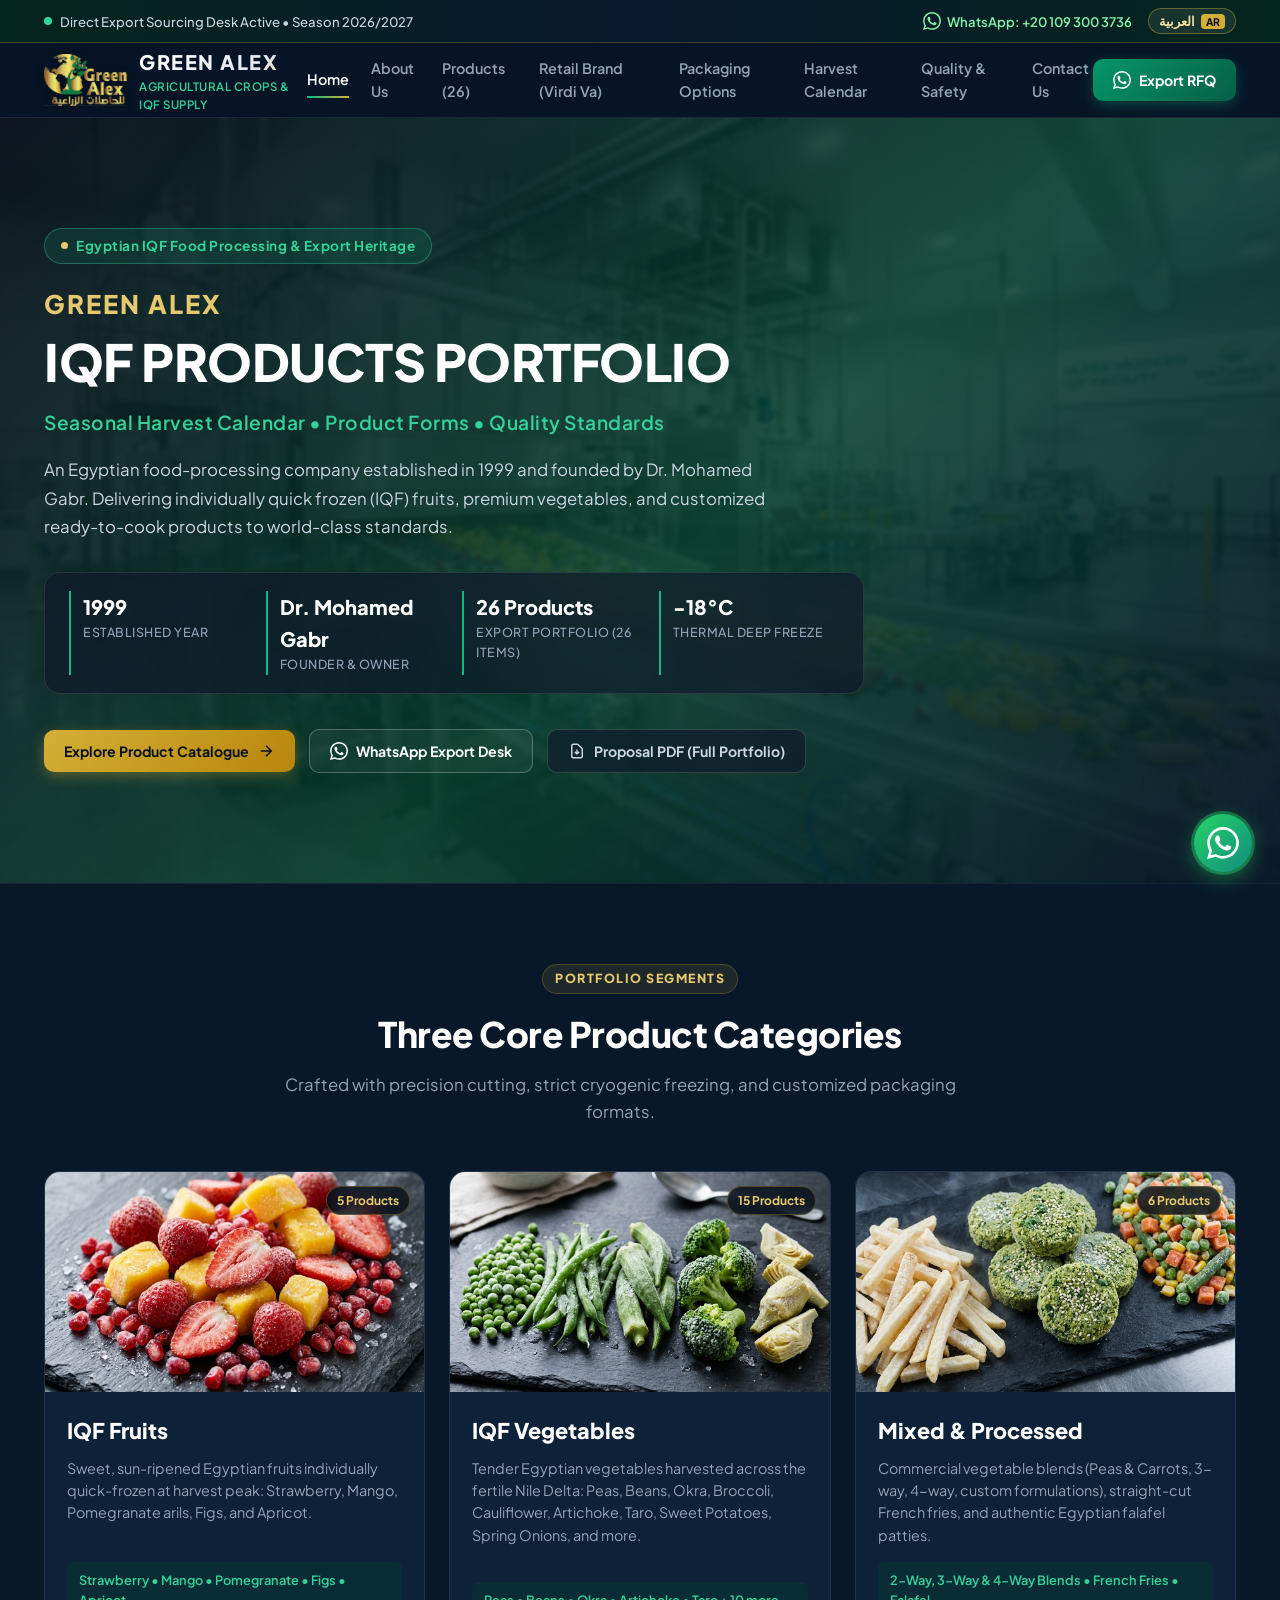
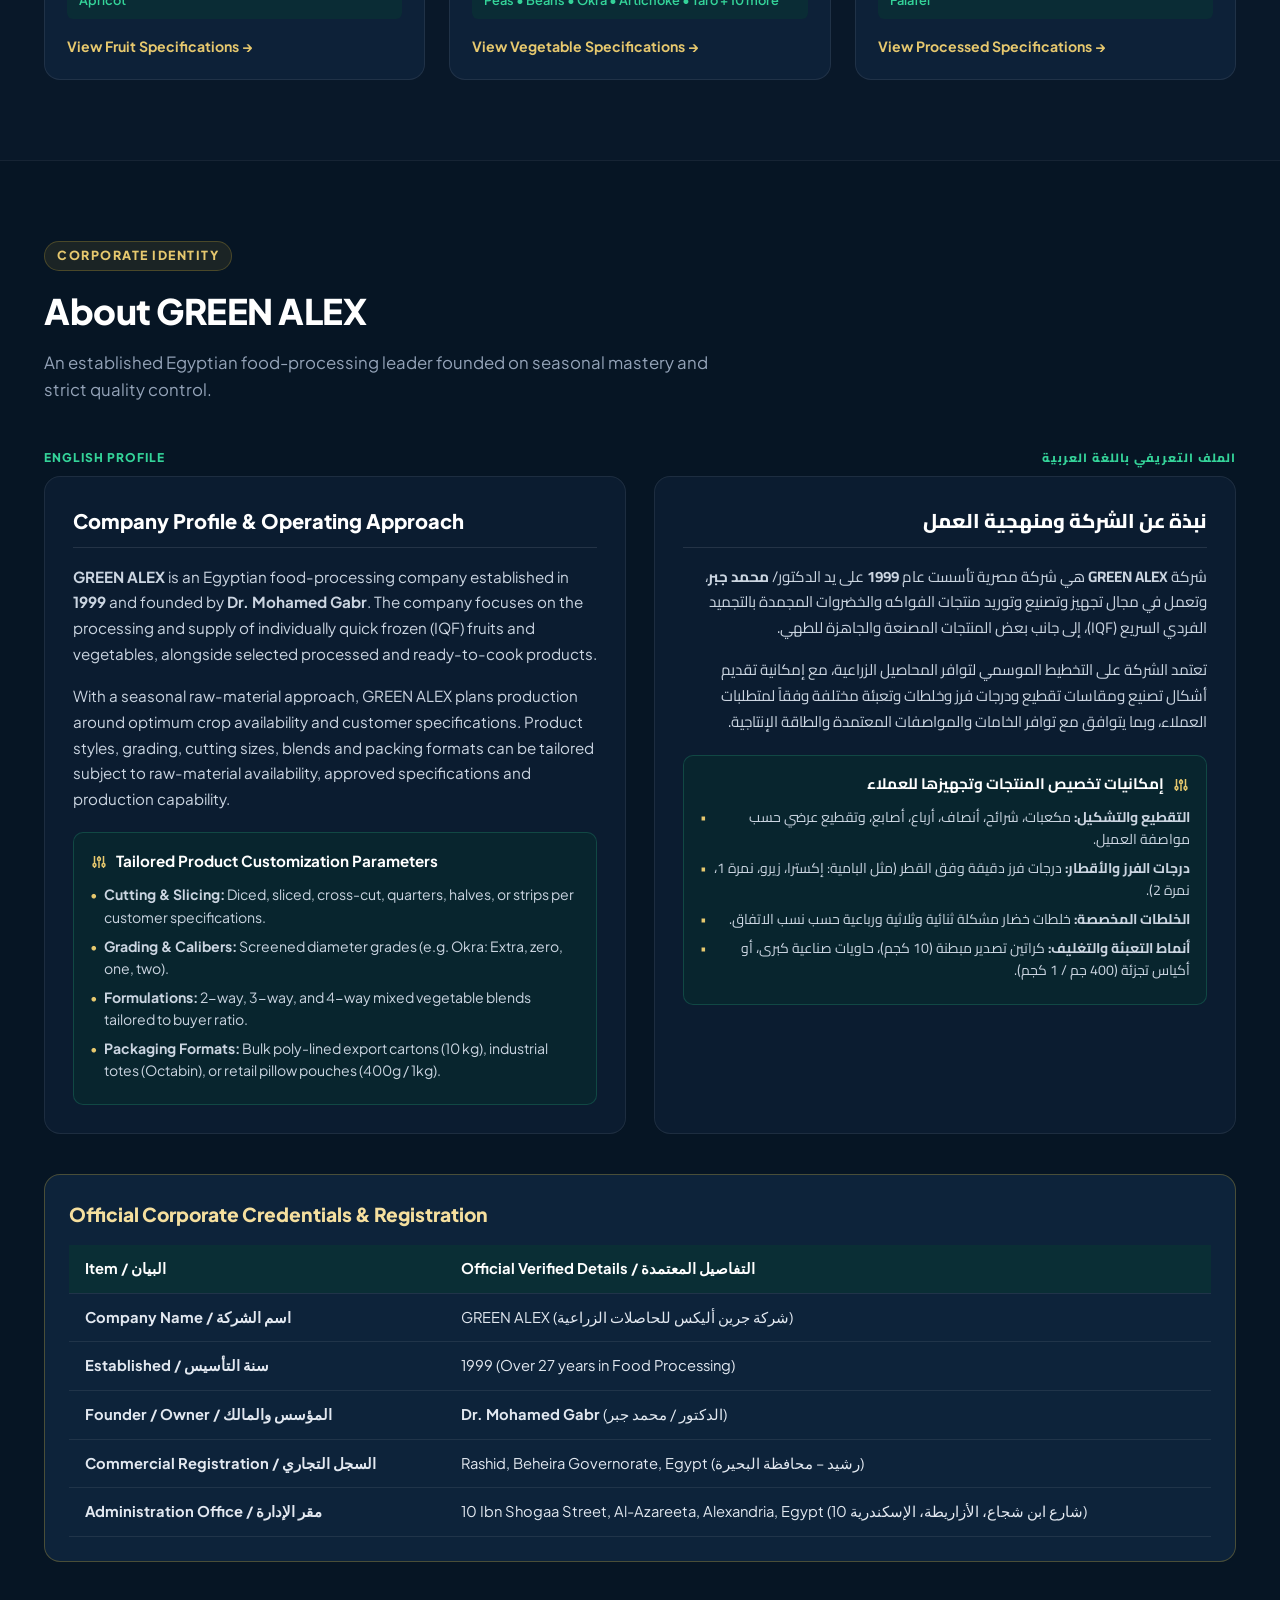
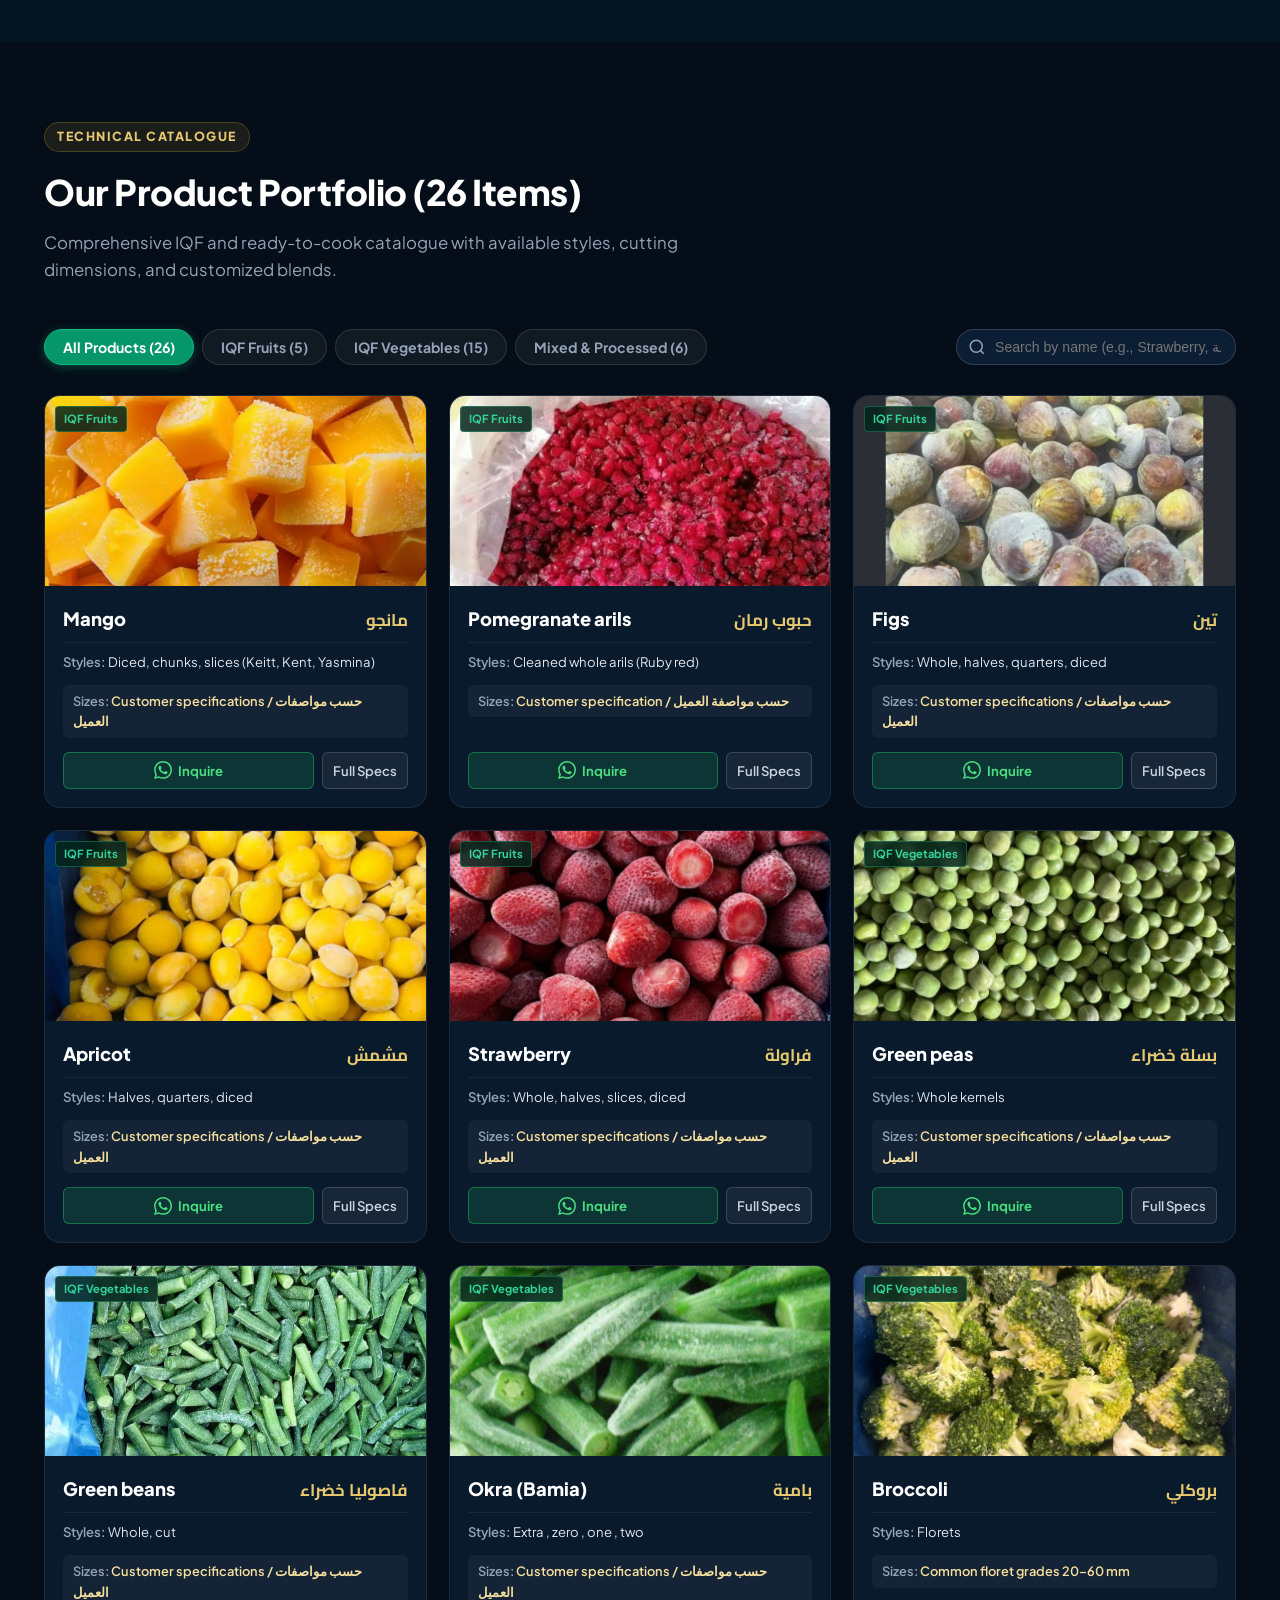
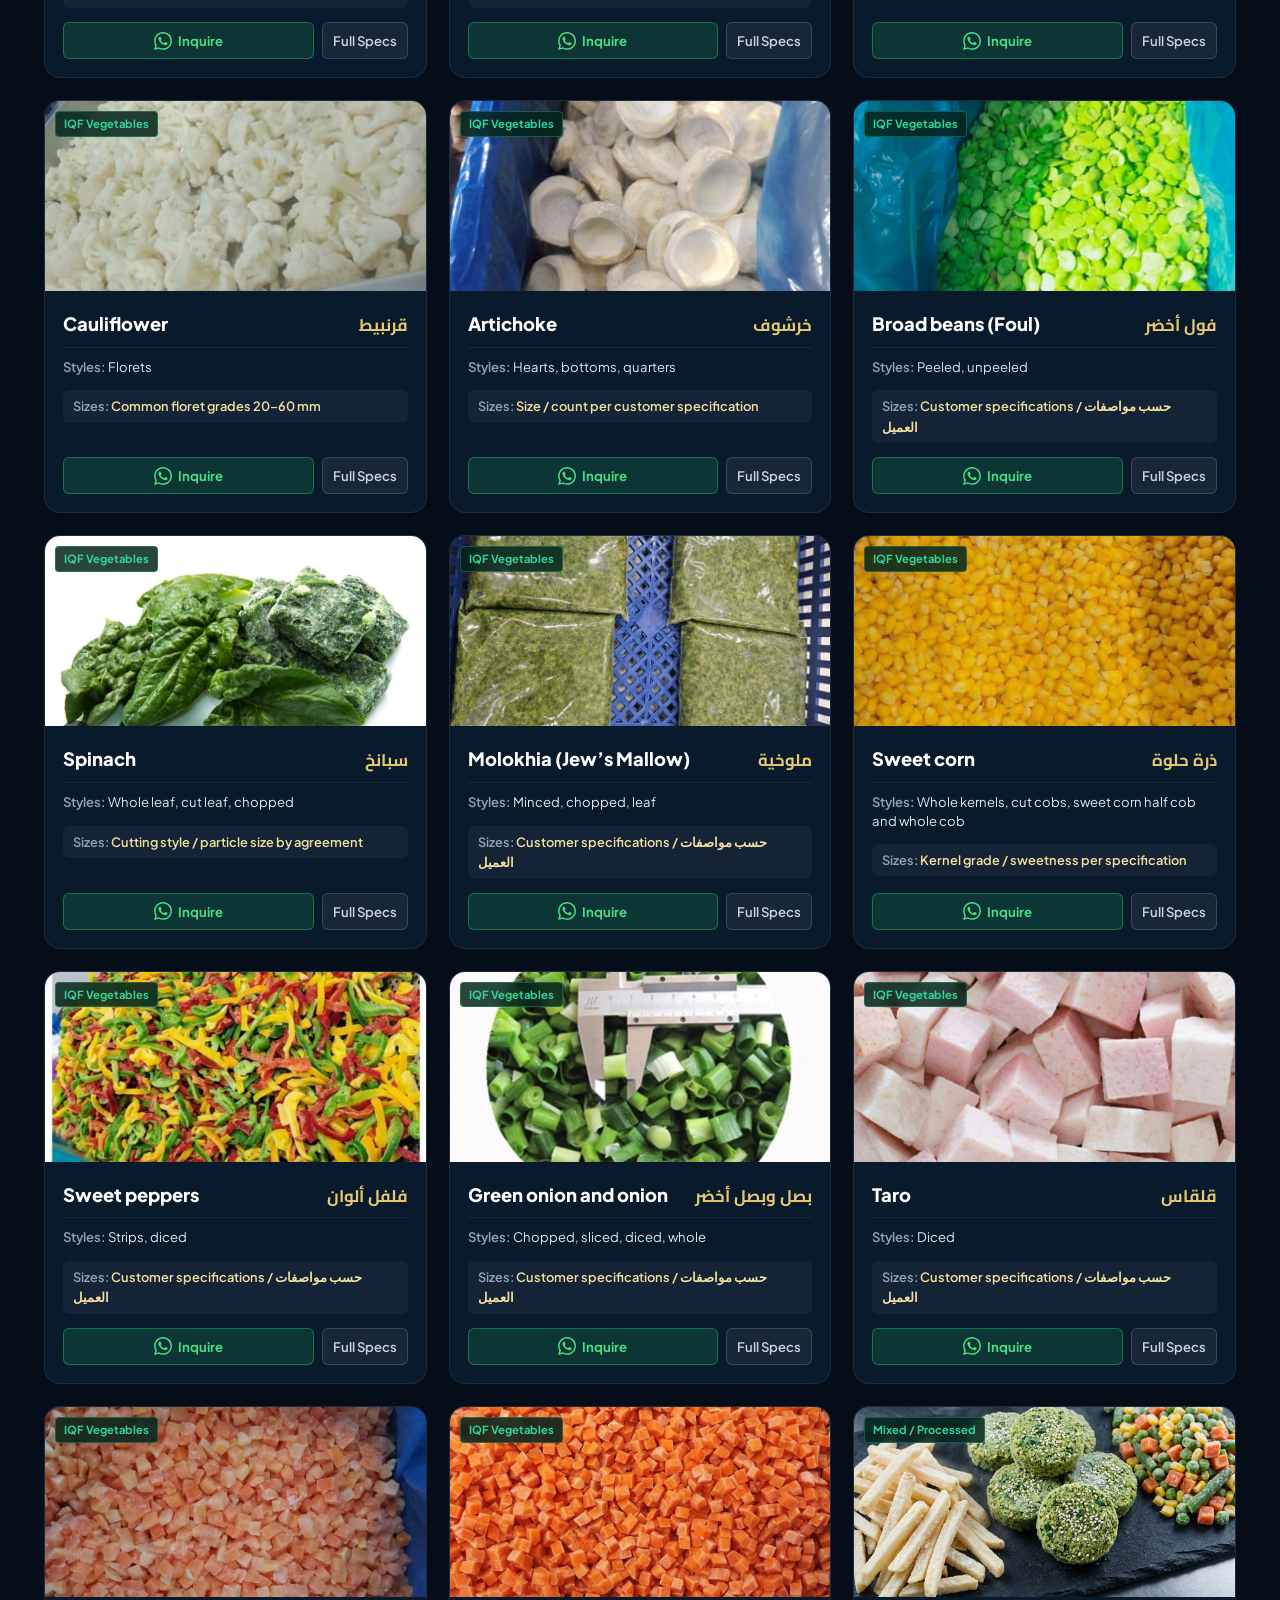
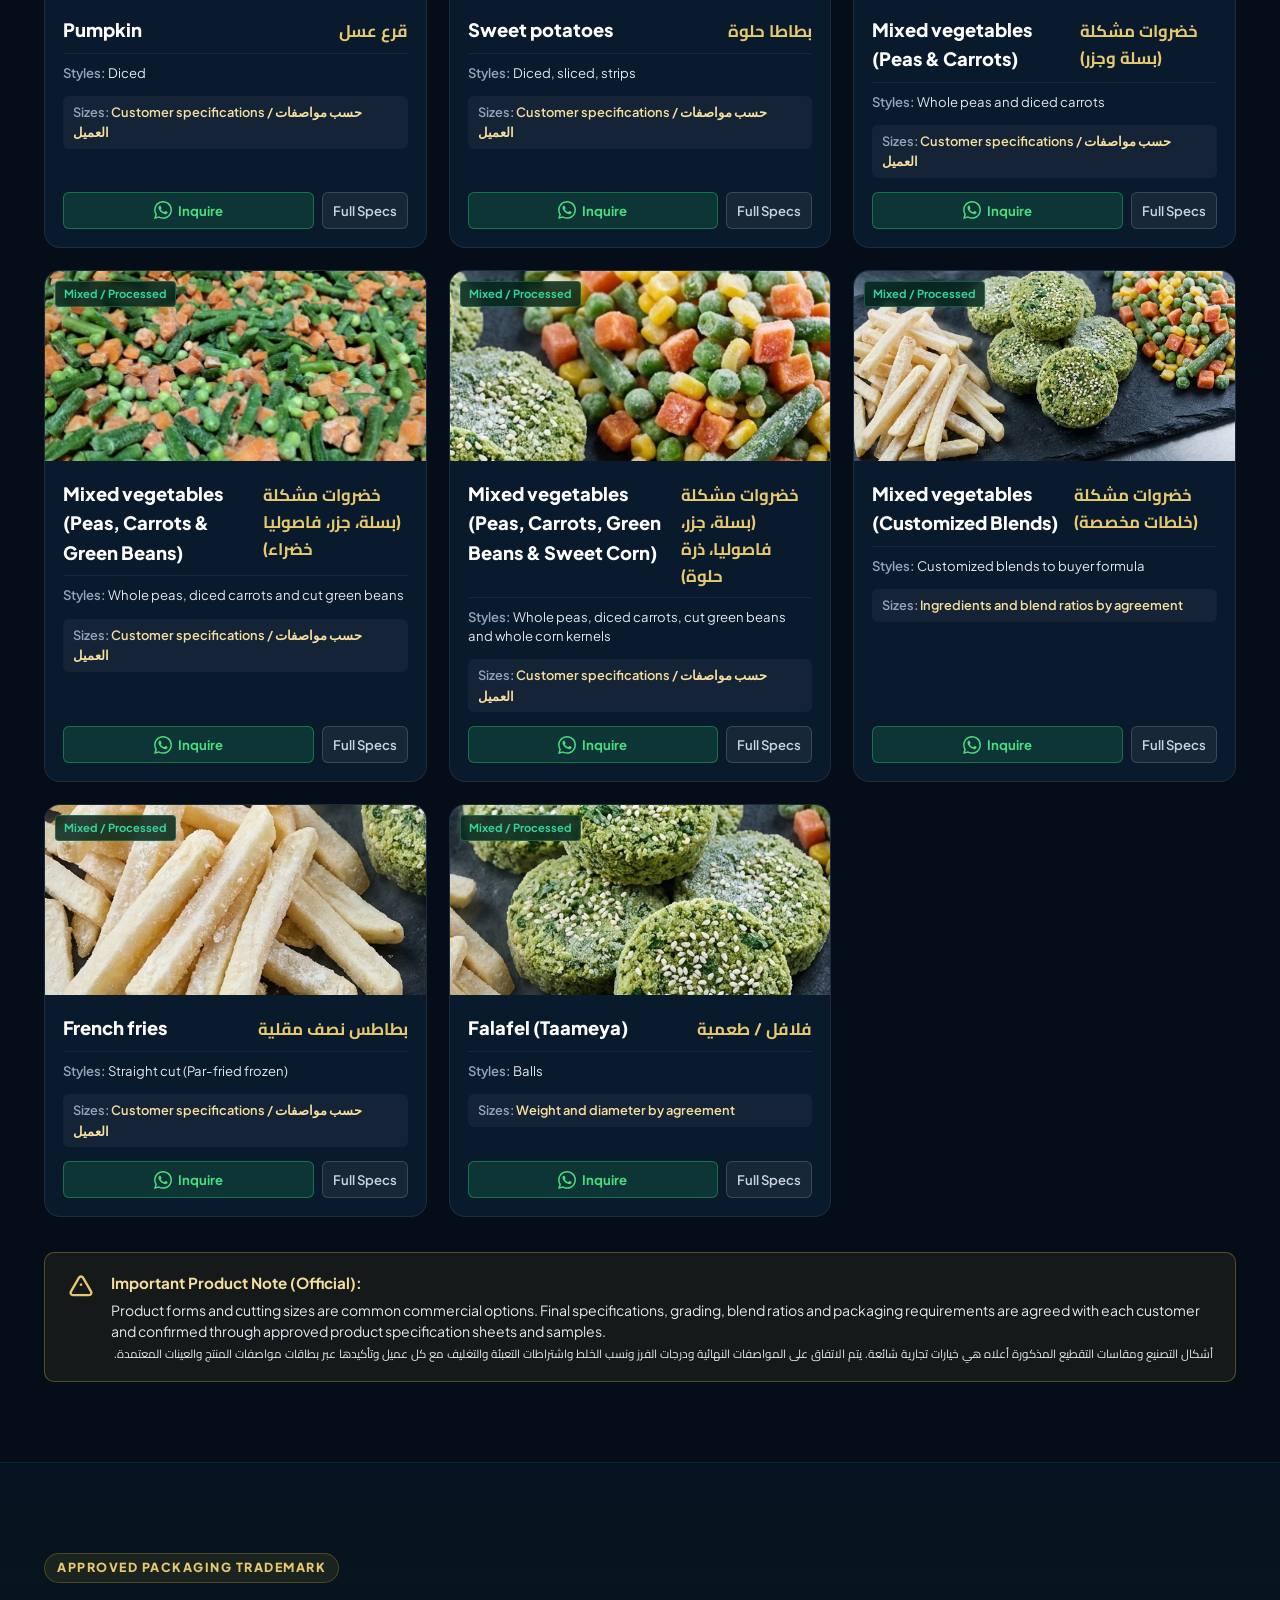
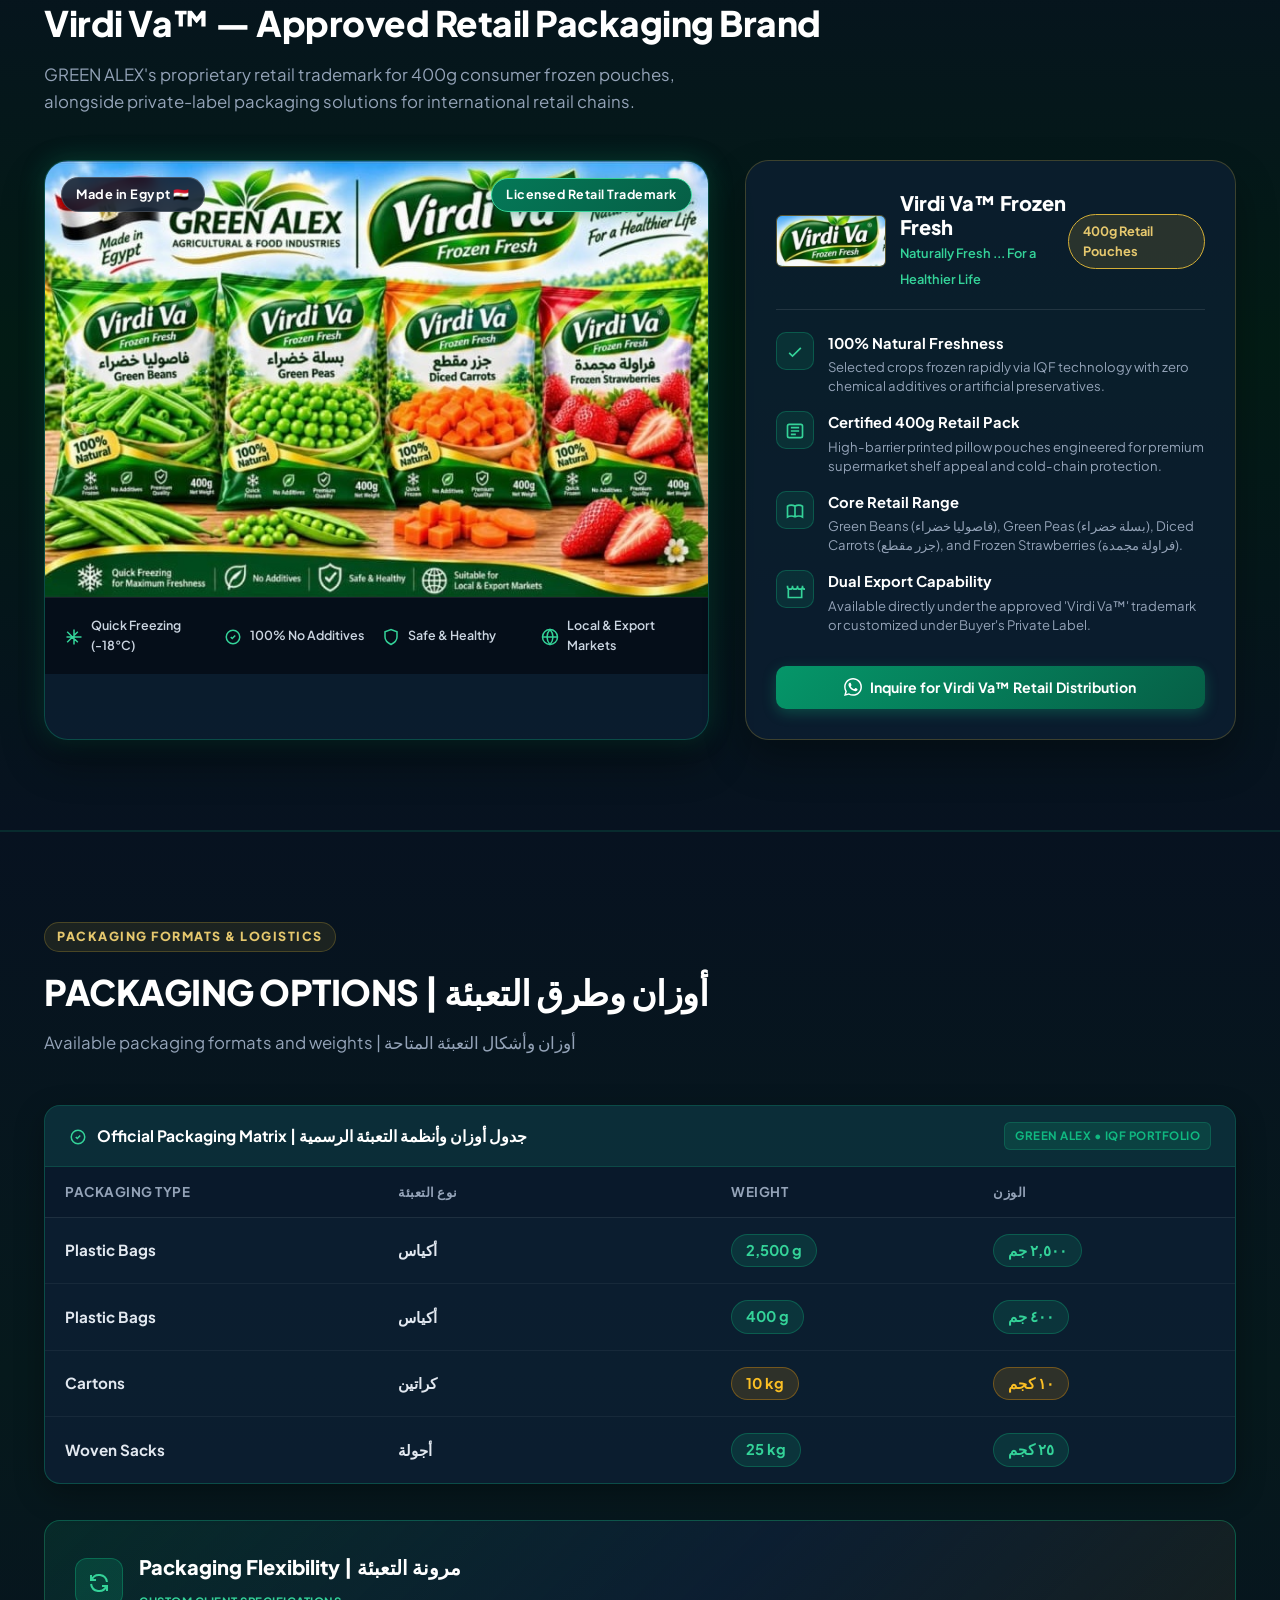
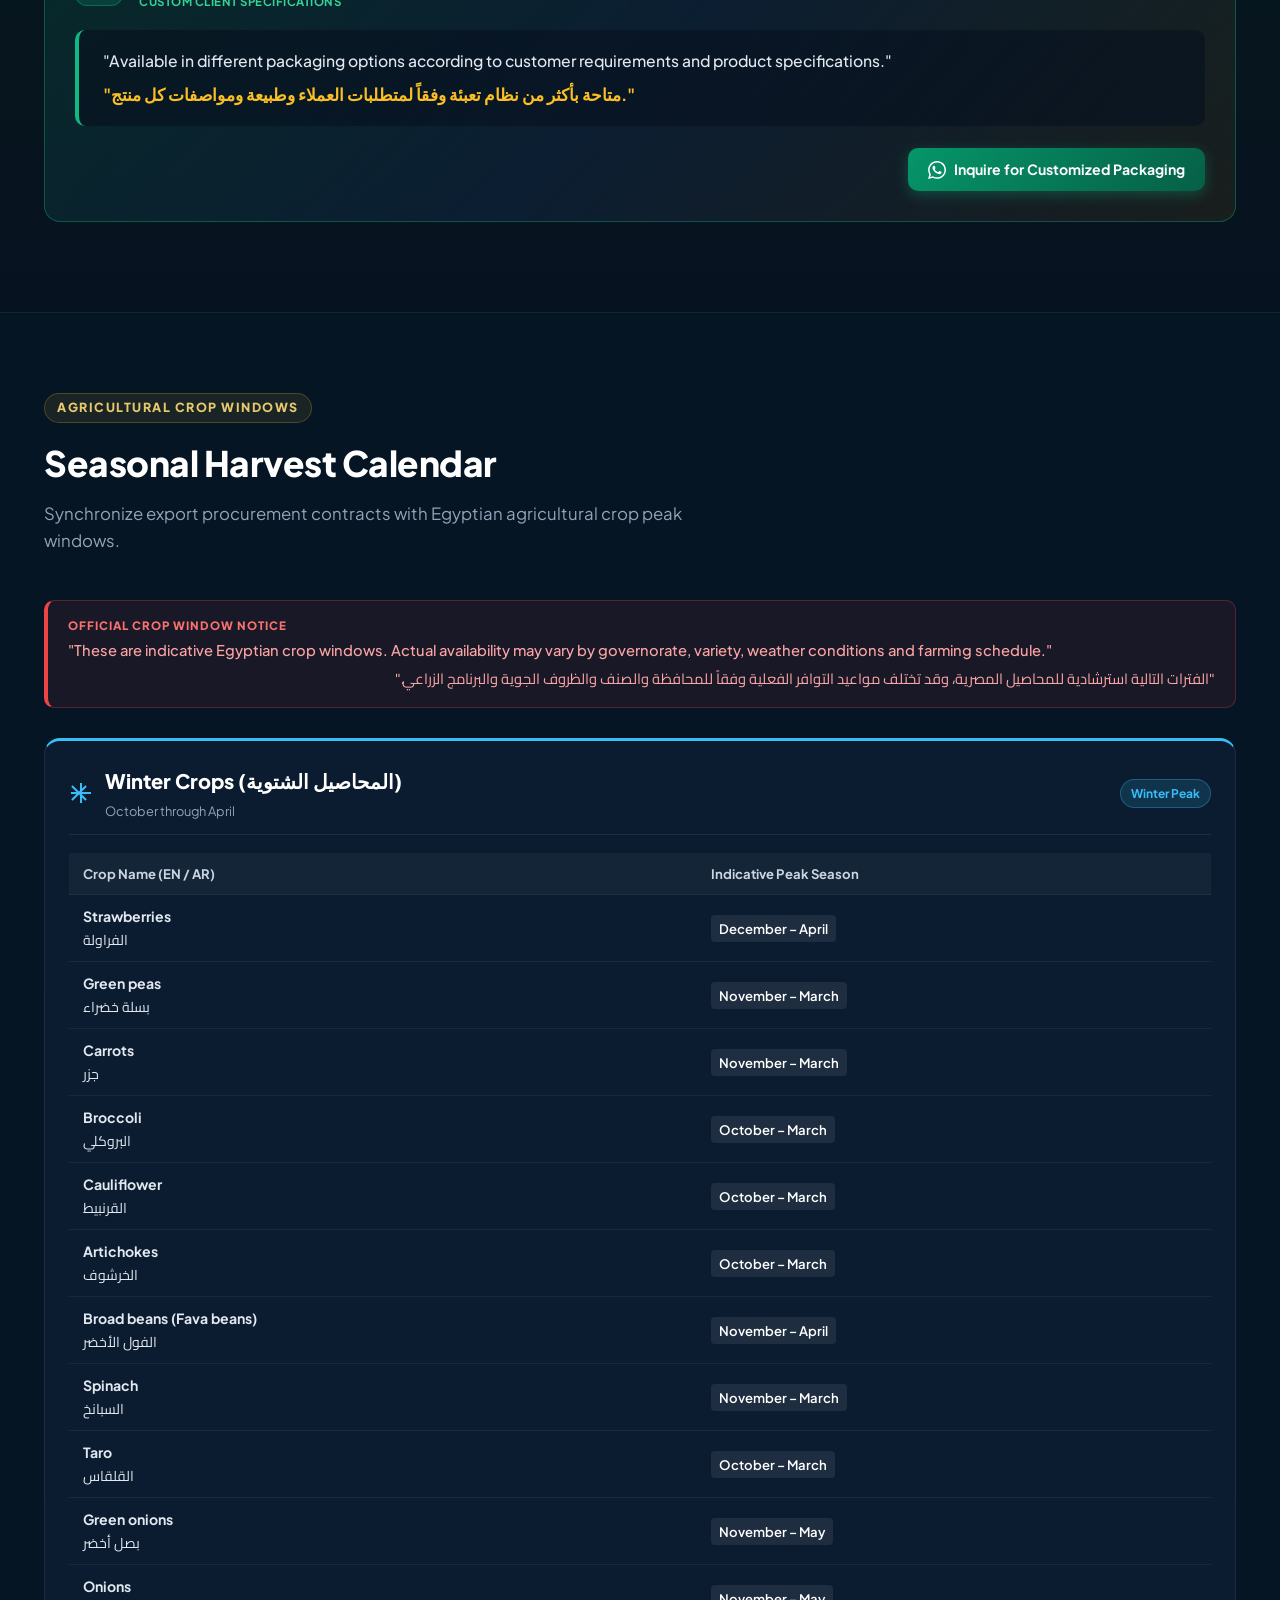
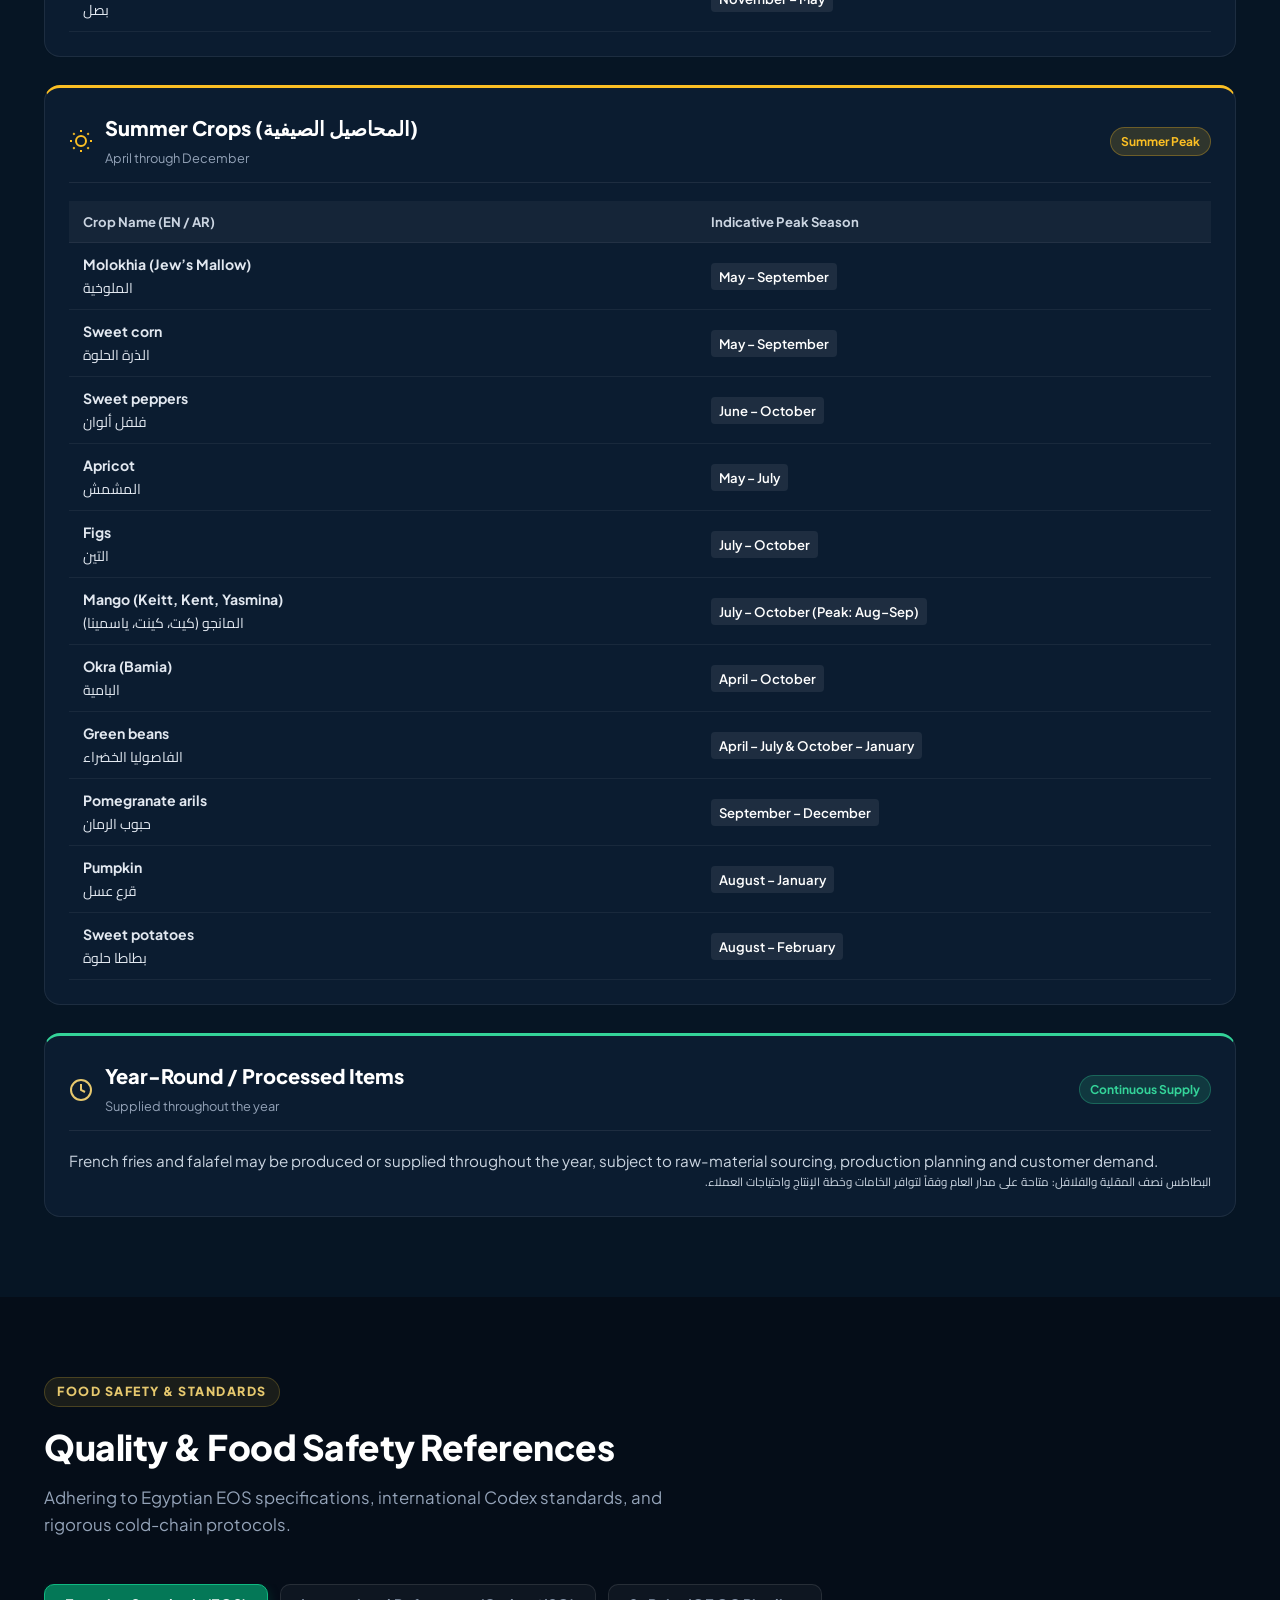
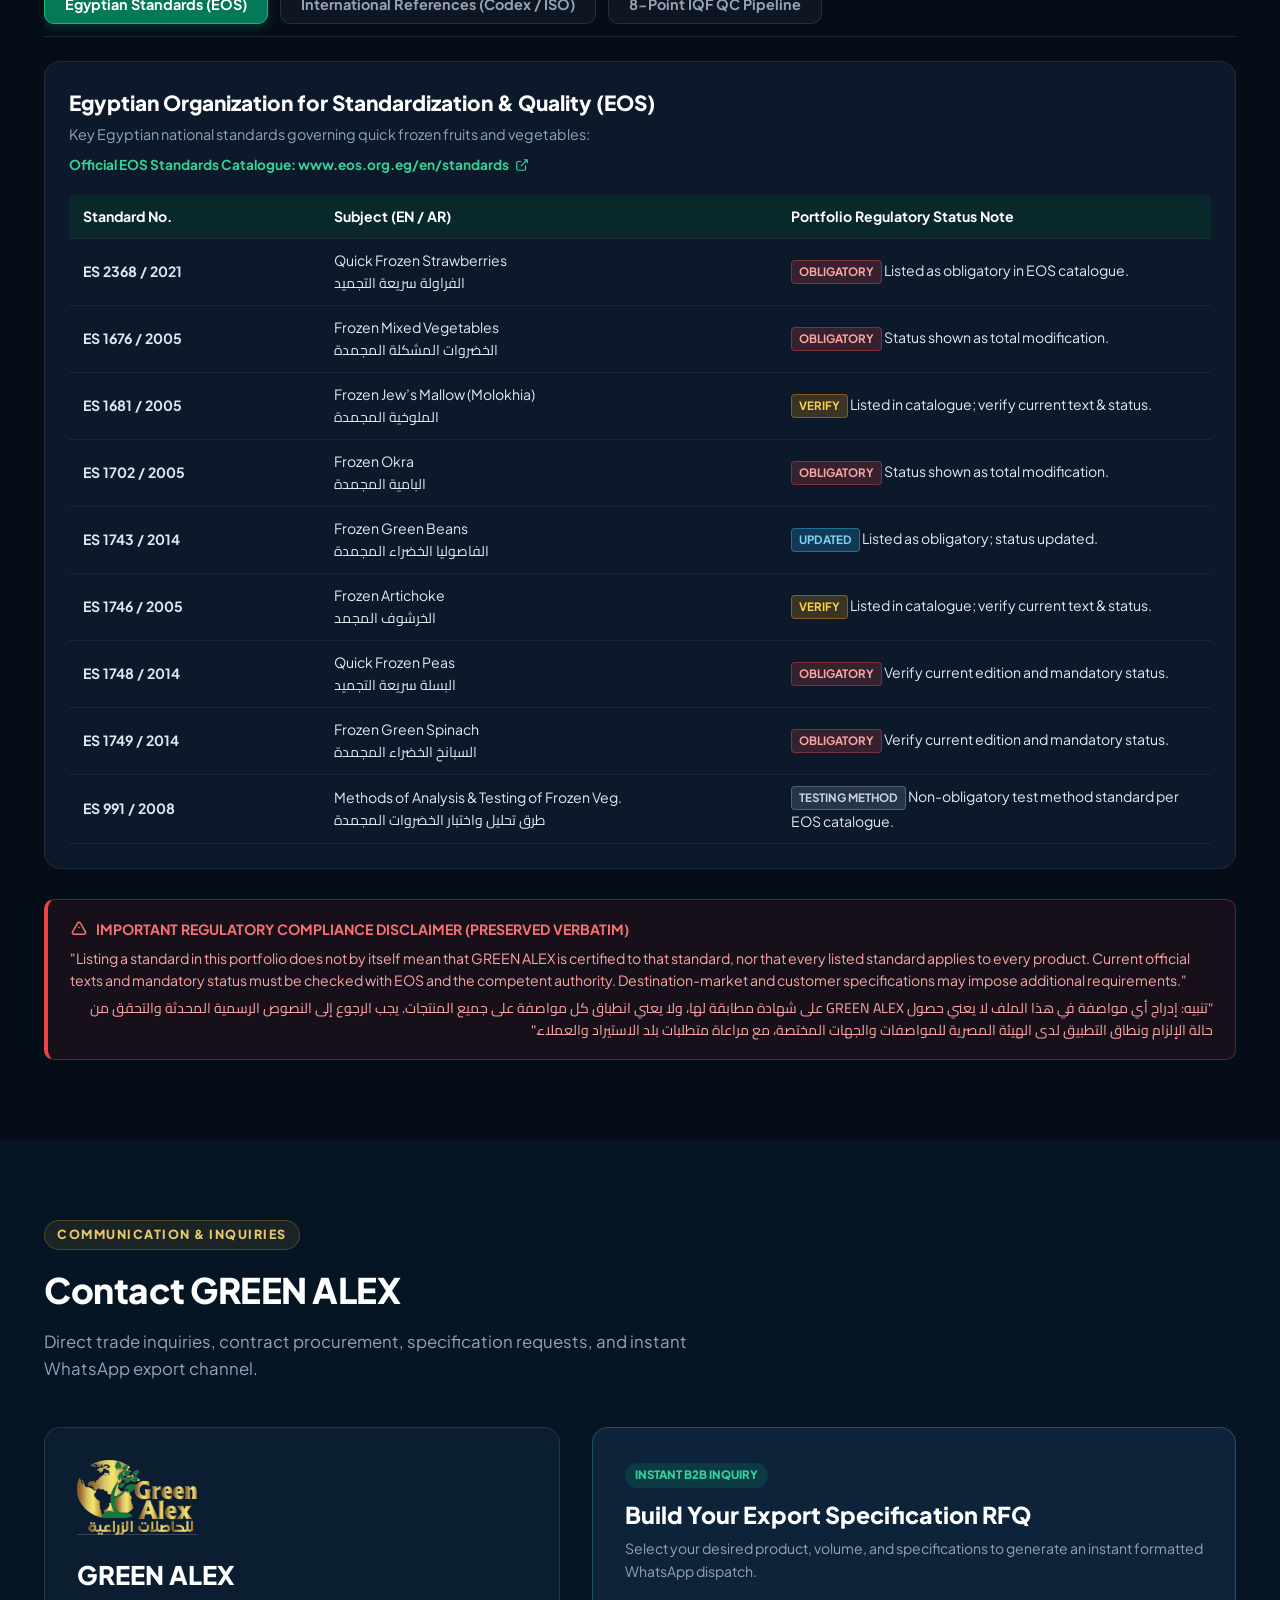
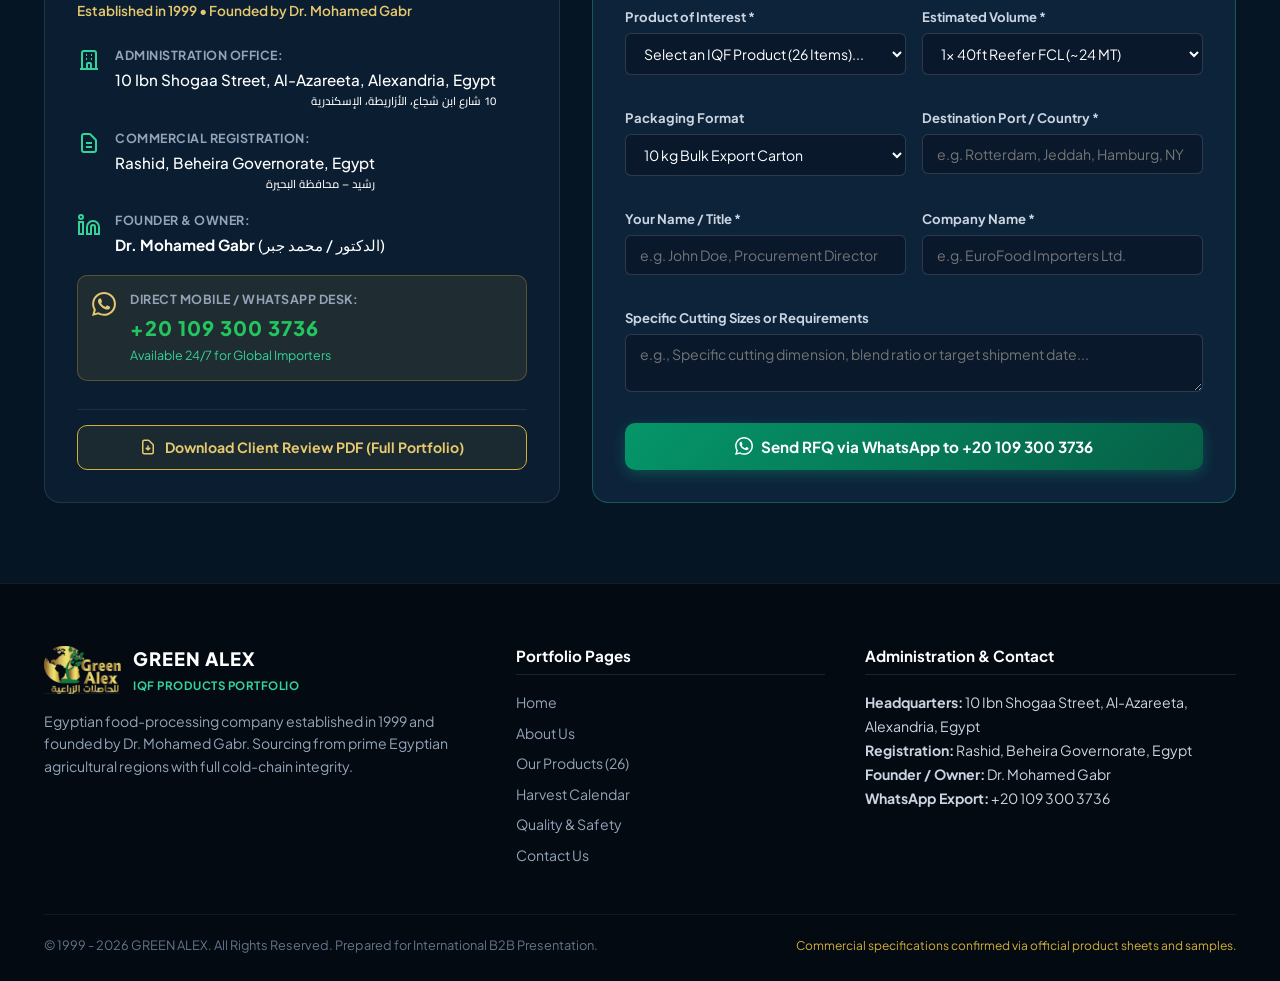
<file: index.html>
<!DOCTYPE html>
<html lang="en" dir="ltr">

<head>
  <meta charset="UTF-8">
  <meta name="viewport" content="width=device-width, initial-scale=1.0">
  <title>GREEN ALEX | IQF Products Portfolio & Export Sourcing</title>
  <meta name="description"
    content="GREEN ALEX - Established 1999 by Dr. Mohamed Gabr. Premium Egyptian food processing company specializing in IQF Fruits, IQF Vegetables, and Ready-to-Cook products for international export.">
  <meta name="keywords"
    content="GREEN ALEX, IQF Egypt, Frozen Strawberries, Frozen Mango, Frozen Okra, Frozen Artichoke, Egypt Agricultural Export, Dr. Mohamed Gabr">

  <!-- Favicon -->
  <link rel="icon" type="image/png" href="assets/images/logo_clean.png">

  <!-- Google Fonts: Cairo (Arabic) & Plus Jakarta Sans (English) -->
  <link rel="preconnect" href="https://fonts.googleapis.com">
  <link rel="preconnect" href="https://fonts.gstatic.com" crossorigin>
  <link
    href="https://fonts.googleapis.com/css2?family=Cairo:wght@400;500;600;700;800;900&family=Plus+Jakarta+Sans:wght@300;400;500;600;700;800&display=swap"
    rel="stylesheet">

  <!-- Main Stylesheet -->
  <link rel="stylesheet" href="styles.css?v=20261107_resp">
</head>

<body>

  <!-- Top Announcement Bar -->
  <div class="top-bar">
    <div class="container top-bar-content">
      <div class="top-bar-left">
        <span class="pulse-indicator"></span>
        <span data-i18n="top_status">Direct Export Sourcing Desk Active • Season 2026/2027</span>
      </div>
      <div class="top-bar-right">
        <a href="https://wa.me/201093003736?text=Hello%20Green%20Alex%20Export%20Team%2C%20I%20am%20inquiring%20about%20your%20IQF%20portfolio."
          target="_blank" class="top-link whatsapp-top">
          <svg class="icon-sm" viewBox="0 0 24 24" fill="currentColor">
            <path
              d="M.057 24l1.687-6.163c-1.041-1.804-1.588-3.849-1.587-5.946.003-6.556 5.338-11.891 11.893-11.891 3.181.001 6.167 1.24 8.413 3.488 2.245 2.248 3.481 5.236 3.48 8.414-.003 6.557-5.338 11.892-11.893 11.892-1.99-.001-3.951-.5-5.688-1.448l-6.305 1.654zm6.597-3.807c1.676.995 3.276 1.591 5.392 1.592 5.448 0 9.886-4.434 9.889-9.885.002-5.462-4.415-9.89-9.881-9.892-5.452 0-9.887 4.434-9.889 9.884-.001 2.225.651 3.891 1.746 5.634l-.999 3.648 3.742-.981zm11.387-5.464c-.074-.124-.272-.198-.57-.347-.297-.149-1.758-.868-2.031-.967-.272-.099-.47-.149-.669.149-.198.297-.768.967-.941 1.165-.173.198-.347.223-.644.074-.297-.149-1.255-.462-2.39-1.475-.883-.788-1.48-1.761-1.653-2.059-.173-.297-.018-.458.13-.606.134-.133.297-.347.446-.521.151-.172.2-.296.3-.495.099-.198.05-.372-.025-.521-.075-.148-.669-1.611-.916-2.206-.242-.579-.487-.501-.669-.51l-.57-.01c-.198 0-.52.074-.792.372s-1.04 1.016-1.04 2.479 1.065 2.876 1.213 3.074c.149.198 2.095 3.2 5.076 4.487.709.306 1.263.489 1.694.626.712.226 1.36.194 1.872.118.571-.085 1.758-.719 2.006-1.413.248-.695.248-1.29.173-1.414z" />
          </svg>
          <span>WhatsApp: +20 109 300 3736</span>
        </a>
        <div class="lang-switch-wrap">
          <button id="langToggleBtn" class="lang-btn" aria-label="Toggle Language">
            <span class="lang-text" id="langBtnText">العربية</span>
            <span class="lang-badge">AR</span>
          </button>
        </div>
      </div>
    </div>
  </div>

  <!-- Navigation Bar -->
  <header class="site-header" id="navbar">
    <div class="container nav-container">
      <a href="#home" class="brand-link">
        <img src="assets/images/logo_clean.png" alt="GREEN ALEX Logo" class="nav-logo">
        <div class="brand-text">
          <span class="brand-title">GREEN ALEX</span>
          <span class="brand-subtitle" data-i18n="brand_subtitle">Agricultural Crops & IQF Supply</span>
        </div>
      </a>

      <!-- Desktop Nav Menu -->
      <nav class="nav-menu" id="navMenu">
        <a href="#home" class="nav-item active" data-nav="home" data-i18n="nav_home">Home</a>
        <a href="#about" class="nav-item" data-nav="about" data-i18n="nav_about">About Us</a>
        <a href="#products" class="nav-item" data-nav="products" data-i18n="nav_products">Products (26)</a>
        <a href="#retail-brand" class="nav-item" data-nav="retail-brand" data-i18n="nav_retail_brand">Retail Brand
          (Virdi Va)</a>
        <a href="#packaging" class="nav-item" data-nav="packaging" data-i18n="nav_packaging">Packaging Options</a>
        <a href="#calendar" class="nav-item" data-nav="calendar" data-i18n="nav_calendar">Harvest Calendar</a>
        <a href="#quality" class="nav-item" data-nav="quality" data-i18n="nav_quality">Quality & Safety</a>
        <a href="#contact" class="nav-item" data-nav="contact" data-i18n="nav_contact">Contact Us</a>
      </nav>

      <div class="nav-actions">
        <a href="https://wa.me/201093003736?text=Hello%20Green%20Alex%20Export%20Desk%2C%20I%20would%20like%20to%20request%20a%20commercial%20quotation."
          target="_blank" class="btn btn-emerald whatsapp-nav-cta">
          <svg class="icon-sm" viewBox="0 0 24 24" fill="currentColor">
            <path
              d="M.057 24l1.687-6.163c-1.041-1.804-1.588-3.849-1.587-5.946.003-6.556 5.338-11.891 11.893-11.891 3.181.001 6.167 1.24 8.413 3.488 2.245 2.248 3.481 5.236 3.48 8.414-.003 6.557-5.338 11.892-11.893 11.892-1.99-.001-3.951-.5-5.688-1.448l-6.305 1.654zm6.597-3.807c1.676.995 3.276 1.591 5.392 1.592 5.448 0 9.886-4.434 9.889-9.885.002-5.462-4.415-9.89-9.881-9.892-5.452 0-9.887 4.434-9.889 9.884-.001 2.225.651 3.891 1.746 5.634l-.999 3.648 3.742-.981zm11.387-5.464c-.074-.124-.272-.198-.57-.347-.297-.149-1.758-.868-2.031-.967-.272-.099-.47-.149-.669.149-.198.297-.768.967-.941 1.165-.173.198-.347.223-.644.074-.297-.149-1.255-.462-2.39-1.475-.883-.788-1.48-1.761-1.653-2.059-.173-.297-.018-.458.13-.606.134-.133.297-.347.446-.521.151-.172.2-.296.3-.495.099-.198.05-.372-.025-.521-.075-.148-.669-1.611-.916-2.206-.242-.579-.487-.501-.669-.51l-.57-.01c-.198 0-.52.074-.792.372s-1.04 1.016-1.04 2.479 1.065 2.876 1.213 3.074c.149.198 2.095 3.2 5.076 4.487.709.306 1.263.489 1.694.626.712.226 1.36.194 1.872.118.571-.085 1.758-.719 2.006-1.413.248-.695.248-1.29.173-1.414z" />
          </svg>
          <span data-i18n="nav_rfq_btn">Export RFQ</span>
        </a>
        <button class="mobile-toggle" id="mobileToggle" aria-label="Toggle Navigation Menu">
          <span></span><span></span><span></span>
        </button>
      </div>
    </div>
  </header>

  <!-- ================= PAGE 01: HOME SECTION ================= -->
  <section class="hero-section" id="home">
    <div class="hero-bg-overlay"></div>
    <div class="container hero-container">
      <div class="hero-content">
        <div class="hero-pill">
          <span class="gold-dot"></span>
          <span data-i18n="hero_pill">Egyptian IQF Food Processing & Export Heritage</span>
        </div>

        <h1 class="hero-title">
          <span class="hero-brand">GREEN ALEX</span>
          <span class="hero-headline" data-i18n="hero_heading">IQF PRODUCTS PORTFOLIO</span>
        </h1>

        <p class="hero-subline" data-i18n="hero_subline">
          Seasonal Harvest Calendar • Product Forms • Quality Standards
        </p>

        <p class="hero-description" data-i18n="hero_description">
          An Egyptian food-processing company established in 1999 and founded by Dr. Mohamed Gabr. Delivering
          individually quick frozen (IQF) fruits, premium vegetables, and customized ready-to-cook products to
          world-class standards.
        </p>

        <!-- Company Key Metric Highlights -->
        <div class="hero-highlights-grid">
          <div class="highlight-item">
            <span class="highlight-val">1999</span>
            <span class="highlight-lbl" data-i18n="highlight_est">Established Year</span>
          </div>
          <div class="highlight-item">
            <span class="highlight-val">Dr. Mohamed Gabr</span>
            <span class="highlight-lbl" data-i18n="highlight_founder">Founder & Owner</span>
          </div>
          <div class="highlight-item">
            <span class="highlight-val">26 Products</span>
            <span class="highlight-lbl" data-i18n="highlight_products">Export Portfolio (26 Items)</span>
          </div>
          <div class="highlight-item">
            <span class="highlight-val">-18°C</span>
            <span class="highlight-lbl" data-i18n="highlight_temp">Thermal Deep Freeze</span>
          </div>
        </div>

        <div class="hero-actions">
          <a href="#products" class="btn btn-primary-gold" data-i18n="btn_explore_products">
            <span data-i18n="btn_explore_text">Explore Product Catalogue</span>
            <svg class="icon-sm arrow-icon" viewBox="0 0 24 24" fill="none" stroke="currentColor" stroke-width="2">
              <path d="M5 12h14m-7-7l7 7-7 7" />
            </svg>
          </a>
          <a href="https://wa.me/201093003736?text=Hello%20Green%20Alex%20Export%20Team%2C%20I%20am%20interested%20in%20receiving%20your%20product%20specifications%20and%20quotations."
            target="_blank" class="btn btn-outline-white">
            <svg class="icon-sm" viewBox="0 0 24 24" fill="currentColor">
              <path
                d="M.057 24l1.687-6.163c-1.041-1.804-1.588-3.849-1.587-5.946.003-6.556 5.338-11.891 11.893-11.891 3.181.001 6.167 1.24 8.413 3.488 2.245 2.248 3.481 5.236 3.48 8.414-.003 6.557-5.338 11.892-11.893 11.892-1.99-.001-3.951-.5-5.688-1.448l-6.305 1.654zm6.597-3.807c1.676.995 3.276 1.591 5.392 1.592 5.448 0 9.886-4.434 9.889-9.885.002-5.462-4.415-9.89-9.881-9.892-5.452 0-9.887 4.434-9.889 9.884-.001 2.225.651 3.891 1.746 5.634l-.999 3.648 3.742-.981zm11.387-5.464c-.074-.124-.272-.198-.57-.347-.297-.149-1.758-.868-2.031-.967-.272-.099-.47-.149-.669.149-.198.297-.768.967-.941 1.165-.173.198-.347.223-.644.074-.297-.149-1.255-.462-2.39-1.475-.883-.788-1.48-1.761-1.653-2.059-.173-.297-.018-.458.13-.606.134-.133.297-.347.446-.521.151-.172.2-.296.3-.495.099-.198.05-.372-.025-.521-.075-.148-.669-1.611-.916-2.206-.242-.579-.487-.501-.669-.51l-.57-.01c-.198 0-.52.074-.792.372s-1.04 1.016-1.04 2.479 1.065 2.876 1.213 3.074c.149.198 2.095 3.2 5.076 4.487.709.306 1.263.489 1.694.626.712.226 1.36.194 1.872.118.571-.085 1.758-.719 2.006-1.413.248-.695.248-1.29.173-1.414z" />
            </svg>
            <span data-i18n="btn_whatsapp_inquire">WhatsApp Export Desk</span>
          </a>
          <a href="GREEN_ALEX_IQF_Product_Portfolio_Updated.pdf" download class="btn btn-glass"
            title="Download Client Proposal PDF">
            <svg class="icon-sm" viewBox="0 0 24 24" fill="none" stroke="currentColor" stroke-width="2">
              <path
                d="M12 10v6m0 0l-3-3m3 3l3-3m2 8H7a2 2 0 01-2-2V5a2 2 0 012-2h5.586a1 1 0 01.707.293l5.414 5.414a1 1 0 01.293.707V19a2 2 0 01-2 2z" />
            </svg>
            <span data-i18n="btn_download_pdf">Proposal PDF (Full Portfolio)</span>
          </a>
        </div>
      </div>
    </div>
  </section>

  <!-- Three Product Category Cards Teaser -->
  <section class="section-categories">
    <div class="container">
      <div class="section-header text-center">
        <span class="section-badge" data-i18n="cat_section_badge">PORTFOLIO SEGMENTS</span>
        <h2 class="section-title" data-i18n="cat_section_title">Three Core Product Categories</h2>
        <p class="section-subtitle" data-i18n="cat_section_subtitle">Crafted with precision cutting, strict cryogenic
          freezing, and customized packaging formats.</p>
      </div>

      <div class="categories-grid">
        <!-- Category 1: IQF Fruits -->
        <div class="category-card" onclick="filterCategory('fruits')">
          <div class="cat-img-box">
            <img src="assets/images/cat_fruits.jpg" alt="IQF Fruits">
            <span class="cat-tag">5 Products</span>
          </div>
          <div class="cat-body">
            <h3 class="cat-title" data-i18n="cat_fruits_title">IQF Fruits</h3>
            <p class="cat-desc" data-i18n="cat_fruits_desc">
              Sweet, sun-ripened Egyptian fruits individually quick-frozen at harvest peak: Strawberry, Mango,
              Pomegranate arils,
              Figs, and Apricot.
            </p>
            <div class="cat-items-list">
              <span>Strawberry</span> • <span>Mango</span> • <span>Pomegranate</span> • <span>Figs</span> •
              <span>Apricot</span>
            </div>
            <a href="#products" class="cat-btn" data-i18n="cat_view_btn">View Fruit Specifications &rarr;</a>
          </div>
        </div>

        <!-- Category 2: IQF Vegetables -->
        <div class="category-card" onclick="filterCategory('vegetables')">
          <div class="cat-img-box">
            <img src="assets/images/cat_vegetables.jpg" alt="IQF Vegetables">
            <span class="cat-tag">15 Products</span>
          </div>
          <div class="cat-body">
            <h3 class="cat-title" data-i18n="cat_vegetables_title">IQF Vegetables</h3>
            <p class="cat-desc" data-i18n="cat_vegetables_desc">
              Tender Egyptian vegetables harvested across the fertile Nile Delta: Peas, Beans, Okra,
              Broccoli, Cauliflower, Artichoke, Taro, Sweet Potatoes, Spring Onions, and more.
            </p>
            <div class="cat-items-list">
              <span>Peas</span> • <span>Beans</span> • <span>Okra</span> •
              <span>Artichoke</span> • <span>Taro</span> + 10 more
            </div>
            <a href="#products" class="cat-btn" data-i18n="cat_view_btn">View Vegetable Specifications &rarr;</a>
          </div>
        </div>

        <!-- Category 3: Processed & Mixed Vegetables -->
        <div class="category-card" onclick="filterCategory('processed')">
          <div class="cat-img-box">
            <img src="assets/images/cat_processed.jpg?v=20261105_v2" alt="Processed & Mixed Vegetables">
            <span class="cat-tag">6 Products</span>
          </div>
          <div class="cat-body">
            <h3 class="cat-title" data-i18n="cat_processed_title">Mixed & Processed</h3>
            <p class="cat-desc" data-i18n="cat_processed_desc">
              Commercial vegetable blends (Peas & Carrots, 3-way, 4-way, custom formulations), straight-cut French
              fries, and authentic Egyptian falafel patties.
            </p>
            <div class="cat-items-list">
              <span>2-Way, 3-Way & 4-Way Blends</span> • <span>French Fries</span> • <span>Falafel</span>
            </div>
            <a href="#products" class="cat-btn" data-i18n="cat_view_btn">View Processed Specifications &rarr;</a>
          </div>
        </div>
      </div>
    </div>
  </section>

  <!-- ================= PAGE 02: ABOUT US SECTION ================= -->
  <section class="section-about" id="about">
    <div class="container">
      <div class="section-header">
        <span class="section-badge" data-i18n="about_badge">CORPORATE IDENTITY</span>
        <h2 class="section-title" data-i18n="about_title">About GREEN ALEX</h2>
        <p class="section-subtitle" data-i18n="about_subtitle">An established Egyptian food-processing leader founded on
          seasonal mastery and strict quality control.</p>
      </div>

      <div class="about-grid">
        <!-- English Column -->
        <div class="about-col">
          <div class="lang-tag">ENGLISH PROFILE</div>
          <div class="about-card">
            <h3 class="about-card-title">Company Profile & Operating Approach</h3>
            <p class="about-text">
              <strong>GREEN ALEX</strong> is an Egyptian food-processing company established in <strong>1999</strong>
              and founded by <strong>Dr. Mohamed Gabr</strong>. The company focuses on the processing and supply of
              individually quick frozen (IQF) fruits and vegetables, alongside selected processed and ready-to-cook
              products.
            </p>
            <p class="about-text">
              With a seasonal raw-material approach, GREEN ALEX plans production around optimum crop availability and
              customer specifications. Product styles, grading, cutting sizes, blends and packing formats can be
              tailored subject to raw-material availability, approved specifications and production capability.
            </p>

            <div class="customization-box">
              <h4 class="custom-title">
                <svg class="icon-sm text-gold" viewBox="0 0 24 24" fill="none" stroke="currentColor" stroke-width="2">
                  <path
                    d="M12 6V4m0 2a2 2 0 100 4m0-4a2 2 0 110 4m-6 8a2 2 0 100-4m0 4a2 2 0 110-4m0 4v2m0-6V4m6 6v10m6-2a2 2 0 100-4m0 4a2 2 0 110-4m0 4v2m0-6V4" />
                </svg>
                Tailored Product Customization Parameters
              </h4>
              <ul class="custom-list">
                <li><strong>Cutting & Slicing:</strong> Diced, sliced, cross-cut, quarters, halves, or strips per
                  customer specifications.</li>
                <li><strong>Grading & Calibers:</strong> Screened diameter grades (e.g. Okra: Extra, zero, one, two).
                </li>
                <li><strong>Formulations:</strong> 2-way, 3-way, and 4-way mixed vegetable blends tailored to buyer
                  ratio.</li>
                <li><strong>Packaging Formats:</strong> Bulk poly-lined export cartons (10 kg), industrial totes
                  (Octabin), or retail pillow pouches (400g / 1kg).</li>
              </ul>
            </div>
          </div>
        </div>

        <!-- Arabic Column -->
        <div class="about-col arabic">
          <div class="lang-tag">الملف التعريفي باللغة العربية</div>
          <div class="about-card">
            <h3 class="about-card-title">نبذة عن الشركة ومنهجية العمل</h3>
            <p class="about-text">
              شركة <strong>GREEN ALEX</strong> هي شركة مصرية تأسست عام <strong>1999</strong> على يد الدكتور/
              <strong>محمد جبر</strong>، وتعمل في مجال تجهيز وتصنيع وتوريد منتجات الفواكه والخضروات المجمدة بالتجميد
              الفردي السريع (IQF)، إلى جانب بعض المنتجات المصنعة والجاهزة للطهي.
            </p>
            <p class="about-text">
              تعتمد الشركة على التخطيط الموسمي لتوافر المحاصيل الزراعية، مع إمكانية تقديم أشكال تصنيع ومقاسات تقطيع
              ودرجات فرز وخلطات وتعبئة مختلفة وفقاً لمتطلبات العملاء، وبما يتوافق مع توافر الخامات والمواصفات المعتمدة
              والطاقة الإنتاجية.
            </p>

            <div class="customization-box">
              <h4 class="custom-title">
                <svg class="icon-sm text-gold" viewBox="0 0 24 24" fill="none" stroke="currentColor" stroke-width="2">
                  <path
                    d="M12 6V4m0 2a2 2 0 100 4m0-4a2 2 0 110 4m-6 8a2 2 0 100-4m0 4a2 2 0 110-4m0 4v2m0-6V4m6 6v10m6-2a2 2 0 100-4m0 4a2 2 0 110-4m0 4v2m0-6V4" />
                </svg>
                إمكانيات تخصيص المنتجات وتجهيزها للعملاء
              </h4>
              <ul class="custom-list">
                <li><strong>التقطيع والتشكيل:</strong> مكعبات، شرائح، أنصاف، أرباع، أصابع، وتقطيع عرضي حسب مواصفة
                  العميل.</li>
                <li><strong>درجات الفرز والأقطار:</strong> درجات فرز دقيقة وفق القطر (مثل البامية: إكسترا، زيرو، نمرة 1،
                  نمرة 2).</li>
                <li><strong>الخلطات المخصصة:</strong> خلطات خضار مشكلة ثنائية وثلاثية ورباعية حسب نسب الاتفاق.</li>
                <li><strong>أنماط التعبئة والتغليف:</strong> كراتين تصدير مبطنة (10 كجم)، حاويات صناعية كبرى، أو أكياس
                  تجزئة (400 جم / 1 كجم).</li>
              </ul>
            </div>
          </div>
        </div>
      </div>

      <!-- Verified Corporate Credentials Table -->
      <div class="company-cred-box">
        <h3 class="cred-box-title" data-i18n="cred_title">Official Corporate Credentials & Registration</h3>
        <div class="cred-table-wrap">
          <table class="cred-table">
            <thead>
              <tr>
                <th data-i18n="cred_item">Item / البيان</th>
                <th data-i18n="cred_details">Official Verified Details / التفاصيل المعتمدة</th>
              </tr>
            </thead>
            <tbody>
              <tr>
                <td><strong>Company Name / اسم الشركة</strong></td>
                <td>GREEN ALEX (شركة جرين أليكس للحاصلات الزراعية)</td>
              </tr>
              <tr>
                <td><strong>Established / سنة التأسيس</strong></td>
                <td>1999 (Over 27 years in Food Processing)</td>
              </tr>
              <tr>
                <td><strong>Founder / Owner / المؤسس والمالك</strong></td>
                <td><strong>Dr. Mohamed Gabr</strong> (الدكتور / محمد جبر)</td>
              </tr>
              <tr>
                <td><strong>Commercial Registration / السجل التجاري</strong></td>
                <td>Rashid, Beheira Governorate, Egypt (رشيد – محافظة البحيرة)</td>
              </tr>
              <tr>
                <td><strong>Administration Office / مقر الإدارة</strong></td>
                <td>10 Ibn Shogaa Street, Al-Azareeta, Alexandria, Egypt (10 شارع ابن شجاع، الأزاريطة، الإسكندرية)</td>
              </tr>
            </tbody>
          </table>
        </div>
      </div>
    </div>
  </section>

  <!-- ================= PAGE 03: OUR PRODUCTS SECTION ================= -->
  <section class="section-products" id="products">
    <div class="container">
      <div class="section-header">
        <span class="section-badge" data-i18n="prod_badge">TECHNICAL CATALOGUE</span>
        <h2 class="section-title" data-i18n="prod_title">Our Product Portfolio (26 Items)</h2>
        <p class="section-subtitle" data-i18n="prod_subtitle">Comprehensive IQF and ready-to-cook catalogue with
          available styles, cutting dimensions, and customized blends.</p>
      </div>

      <!-- Controls: Category Filter & Live Search -->
      <div class="product-controls">
        <div class="filter-tabs">
          <button class="filter-btn active" data-filter="all" onclick="filterCategory('all')">
            <span data-i18n="filter_all">All Products (26)</span>
          </button>
          <button class="filter-btn" data-filter="fruits" onclick="filterCategory('fruits')">
            <span data-i18n="filter_fruits">IQF Fruits (5)</span>
          </button>
          <button class="filter-btn" data-filter="vegetables" onclick="filterCategory('vegetables')">
            <span data-i18n="filter_vegetables">IQF Vegetables (15)</span>
          </button>
          <button class="filter-btn" data-filter="processed" onclick="filterCategory('processed')">
            <span data-i18n="filter_processed">Mixed & Processed (6)</span>
          </button>
        </div>

        <div class="search-box">
          <svg class="search-icon" viewBox="0 0 24 24" fill="none" stroke="currentColor" stroke-width="2">
            <circle cx="11" cy="11" r="8" />
            <path d="M21 21l-4.35-4.35" />
          </svg>
          <input type="text" id="productSearch" placeholder="Search by name (e.g., Strawberry, بامية, Taro, Figs)..."
            data-i18n-placeholder="search_placeholder">
        </div>
      </div>

      <!-- Product Cards Grid Container (Rendered dynamically by app.js) -->
      <div class="products-grid" id="productsGrid">
        <!-- Javascript populates the 26 products here -->
      </div>

      <!-- Commercial Product Note Callout -->
      <div class="product-disclaimer-card">
        <div class="disclaimer-icon">
          <svg viewBox="0 0 24 24" fill="none" stroke="currentColor" stroke-width="2">
            <path
              d="M12 9v2m0 4h.01m-6.938 4h13.856c1.54 0 2.502-1.667 1.732-3L13.732 4c-.77-1.333-2.694-1.333-3.464 0L3.34 16c-.77 1.333.192 3 1.732 3z" />
          </svg>
        </div>
        <div class="disclaimer-content">
          <h4 data-i18n="note_heading">Important Product Note (Official):</h4>
          <p data-i18n="note_body">
            Product forms and cutting sizes are common commercial options. Final specifications, grading, blend ratios
            and packaging requirements are agreed with each customer and confirmed through approved product
            specification sheets and samples.
          </p>
          <p class="arabic" style="margin-top: 4px; font-size: 8.8pt;" data-i18n="note_body_ar">
            أشكال التصنيع ومقاسات التقطيع المذكورة أعلاه هي خيارات تجارية شائعة. يتم الاتفاق على المواصفات النهائية
            ودرجات الفرز ونسب الخلط واشتراطات التعبئة والتغليف مع كل عميل وتأكيدها عبر بطاقات مواصفات المنتج والعينات
            المعتمدة.
          </p>
        </div>
      </div>
    </div>
  </section>

  <!-- ================= DEDICATED SECTION: APPROVED RETAIL BRAND (VIRDI VA™) ================= -->
  <section class="section-retail-brand" id="retail-brand">
    <div class="container">
      <div class="section-header">
        <span class="section-badge" data-i18n="brand_badge">APPROVED PACKAGING TRADEMARK</span>
        <h2 class="section-title" data-i18n="brand_title">Virdi Va™ — Approved Retail Packaging Brand</h2>
        <p class="section-subtitle" data-i18n="retail_brand_subtitle">GREEN ALEX's proprietary retail trademark for 400g
          consumer frozen pouches, alongside private-label packaging solutions for international retail chains.</p>
      </div>

      <div class="brand-showcase-grid">
        <!-- Visual Master Showcase Banner -->
        <div class="brand-visual-card">
          <div class="brand-banner-wrap">
            <img src="assets/images/brand_virdiva_showcase.jpg"
              alt="Virdi Va Frozen Fresh - Approved Retail Brand by GREEN ALEX" class="brand-banner-img">
            <div class="brand-badge-overlay">
              <span class="pill-origin">Made in Egypt 🇪🇬</span>
              <span class="pill-trademark">Licensed Retail Trademark</span>
            </div>
          </div>

          <div class="brand-banner-footer">
            <div class="brand-spec-point">
              <svg class="icon-sm text-emerald" viewBox="0 0 24 24" fill="none" stroke="currentColor" stroke-width="2">
                <path d="M12 2v20m10-10H2m15.07-7.07l-14.14 14.14m0-14.14l14.14 14.14" />
              </svg>
              <span>Quick Freezing (-18°C)</span>
            </div>
            <div class="brand-spec-point">
              <svg class="icon-sm text-emerald" viewBox="0 0 24 24" fill="none" stroke="currentColor" stroke-width="2">
                <path d="M9 12l2 2 4-4m6 2a9 9 0 11-18 0 9 9 0 0118 0z" />
              </svg>
              <span>100% No Additives</span>
            </div>
            <div class="brand-spec-point">
              <svg class="icon-sm text-emerald" viewBox="0 0 24 24" fill="none" stroke="currentColor" stroke-width="2">
                <path d="M12 22s8-4 8-10V5l-8-3-8 3v7c0 6 8 10 8 10z" />
              </svg>
              <span>Safe & Healthy</span>
            </div>
            <div class="brand-spec-point">
              <svg class="icon-sm text-emerald" viewBox="0 0 24 24" fill="none" stroke="currentColor" stroke-width="2">
                <circle cx="12" cy="12" r="10" />
                <path
                  d="M2 12h20M12 2a15.3 15.3 0 014 10 15.3 15.3 0 01-4 10 15.3 15.3 0 01-4-10 15.3 15.3 0 014-10z" />
              </svg>
              <span>Local & Export Markets</span>
            </div>
          </div>
        </div>

        <!-- Specifications & Packaging Details -->
        <div class="brand-details-card">
          <div class="brand-details-header">
            <div class="brand-logo-area">
              <img src="assets/images/logo_virdiva.jpg" alt="Virdi Va Logo" class="brand-logo-img">
              <div>
                <h3 class="brand-subname">Virdi Va™ Frozen Fresh</h3>
                <span class="brand-tagline">Naturally Fresh ... For a Healthier Life</span>
              </div>
            </div>
            <span class="brand-capacity-badge">400g Retail Pouches</span>
          </div>

          <div class="brand-features-list">
            <div class="b-feat-item">
              <div class="b-feat-icon">
                <svg class="icon-sm text-emerald" width="20" height="20" viewBox="0 0 24 24" fill="none"
                  stroke="currentColor" stroke-width="2" style="width:20px;height:20px;flex-shrink:0;">
                  <path d="M5 13l4 4L19 7" />
                </svg>
              </div>
              <div class="b-feat-text">
                <strong data-i18n="brand_feat_1_title">100% Natural Freshness</strong>
                <p data-i18n="brand_feat_1_desc">Selected crops frozen rapidly via IQF technology with zero chemical
                  additives or artificial preservatives.</p>
              </div>
            </div>

            <div class="b-feat-item">
              <div class="b-feat-icon">
                <svg class="icon-sm text-emerald" width="20" height="20" viewBox="0 0 24 24" fill="none"
                  stroke="currentColor" stroke-width="2" style="width:20px;height:20px;flex-shrink:0;">
                  <rect x="3" y="4" width="18" height="16" rx="2" />
                  <path d="M7 8h10M7 12h10M7 16h6" />
                </svg>
              </div>
              <div class="b-feat-text">
                <strong data-i18n="brand_feat_2_title">Certified 400g Retail Pack</strong>
                <p data-i18n="brand_feat_2_desc">High-barrier printed pillow pouches engineered for premium supermarket
                  shelf appeal and cold-chain protection.</p>
              </div>
            </div>

            <div class="b-feat-item">
              <div class="b-feat-icon">
                <svg class="icon-sm text-emerald" width="20" height="20" viewBox="0 0 24 24" fill="none"
                  stroke="currentColor" stroke-width="2" style="width:20px;height:20px;flex-shrink:0;">
                  <path
                    d="M12 6.253v13m0-13C10.832 5.477 9.246 5 7.5 5S4.168 5.477 3 6.253v13C4.168 18.477 5.754 18 7.5 18s3.332.477 4.5 1.253m0-13C13.168 5.477 14.754 5 16.5 5c1.747 0 3.332.477 4.5 1.253v13C19.832 18.477 18.247 18 16.5 18c-1.746 0-3.332.477-4.5 1.253" />
                </svg>
              </div>
              <div class="b-feat-text">
                <strong data-i18n="brand_feat_3_title">Core Retail Range</strong>
                <p data-i18n="brand_feat_3_desc">Green Beans (فاصوليا خضراء), Green Peas (بسلة خضراء), Diced Carrots
                  (جزر مقطع), and Frozen Strawberries (فراولة مجمدة).</p>
              </div>
            </div>

            <div class="b-feat-item">
              <div class="b-feat-icon">
                <svg class="icon-sm text-emerald" width="20" height="20" viewBox="0 0 24 24" fill="none"
                  stroke="currentColor" stroke-width="2" style="width:20px;height:20px;flex-shrink:0;">
                  <path
                    d="M3 21h18M3 7v1a3 3 0 006 0V7m0 1a3 3 0 006 0V7m0 1a3 3 0 006 0V7m0 1a3 3 0 006 0V7M4 21V11m16 10V11" />
                </svg>
              </div>
              <div class="b-feat-text">
                <strong data-i18n="brand_feat_4_title">Dual Export Capability</strong>
                <p data-i18n="brand_feat_4_desc">Available directly under the approved 'Virdi Va™' trademark or
                  customized under Buyer's Private Label.</p>
              </div>
            </div>
          </div>

          <div class="brand-cta-box">
            <a href="https://wa.me/201093003736?text=Hello%20Green%20Alex%20Export%20Desk%2C%20I%20am%20inquiring%20about%20Virdi%20Va%20400g%20retail%20pouches%20and%20supermarket%20distribution."
              target="_blank" class="btn btn-full btn-emerald">
              <svg class="icon-sm" viewBox="0 0 24 24" fill="currentColor">
                <path
                  d="M.057 24l1.687-6.163c-1.041-1.804-1.588-3.849-1.587-5.946.003-6.556 5.338-11.891 11.893-11.891 3.181.001 6.167 1.24 8.413 3.488 2.245 2.248 3.481 5.236 3.48 8.414-.003 6.557-5.338 11.892-11.893 11.892-1.99-.001-3.951-.5-5.688-1.448l-6.305 1.654zm6.597-3.807c1.676.995 3.276 1.591 5.392 1.592 5.448 0 9.886-4.434 9.889-9.885.002-5.462-4.415-9.89-9.881-9.892-5.452 0-9.887 4.434-9.889 9.884-.001 2.225.651 3.891 1.746 5.634l-.999 3.648 3.742-.981zm11.387-5.464c-.074-.124-.272-.198-.57-.347-.297-.149-1.758-.868-2.031-.967-.272-.099-.47-.149-.669.149-.198.297-.768.967-.941 1.165-.173.198-.347.223-.644.074-.297-.149-1.255-.462-2.39-1.475-.883-.788-1.48-1.761-1.653-2.059-.173-.297-.018-.458.13-.606.134-.133.297-.347.446-.521.151-.172.2-.296.3-.495.099-.198.05-.372-.025-.521-.075-.148-.669-1.611-.916-2.206-.242-.579-.487-.501-.669-.51l-.57-.01c-.198 0-.52.074-.792.372s-1.04 1.016-1.04 2.479 1.065 2.876 1.213 3.074c.149.198 2.095 3.2 5.076 4.487.709.306 1.263.489 1.694.626.712.226 1.36.194 1.872.118.571-.085 1.758-.719 2.006-1.413.248-.695.248-1.29.173-1.414z" />
              </svg>
              <span data-i18n="brand_wa_btn">Inquire for Virdi Va™ Retail Distribution</span>
            </a>
          </div>
        </div>
      </div>
    </div>
  </section>

  <!-- ================= DEDICATED SECTION: PACKAGING OPTIONS (أوزان وطرق التعبئة) ================= -->
  <section class="section-packaging" id="packaging">
    <div class="container">
      <div class="section-header">
        <span class="section-badge" data-i18n="pkg_badge">PACKAGING FORMATS & LOGISTICS</span>
        <h2 class="section-title" data-i18n="pkg_title">PACKAGING OPTIONS | أوزان وطرق التعبئة</h2>
        <p class="section-subtitle" data-i18n="pkg_subtitle">Available packaging formats and weights | أوزان وأشكال
          التعبئة المتاحة</p>
      </div>

      <!-- Official Packaging Matrix Table (Verbatim from Client Document) -->
      <div class="pkg-table-wrap">
        <div class="pkg-table-header">
          <div class="table-brand-title">
            <svg class="icon-sm text-emerald" viewBox="0 0 24 24" fill="none" stroke="currentColor" stroke-width="2">
              <path d="M9 12l2 2 4-4m6 2a9 9 0 11-18 0 9 9 0 0118 0z" />
            </svg>
            <span data-i18n="pkg_table_title">Official Packaging Matrix | جدول أوزان وأنظمة التعبئة الرسمية</span>
          </div>
          <span class="pkg-std-badge">GREEN ALEX • IQF PORTFOLIO</span>
        </div>
        <div class="table-responsive">
          <table class="pkg-data-table">
            <thead>
              <tr>
                <th style="width: 28%;" data-i18n="pkg_col_type_en">Packaging Type</th>
                <th style="width: 28%;" data-i18n="pkg_col_type_ar">نوع التعبئة</th>
                <th style="width: 22%;" data-i18n="pkg_col_wt_en">Weight</th>
                <th style="width: 22%;" data-i18n="pkg_col_wt_ar">الوزن</th>
              </tr>
            </thead>
            <tbody>
              <tr>
                <td><strong>Plastic Bags</strong></td>
                <td><strong class="ar-font">أكياس</strong></td>
                <td><span class="weight-pill">2,500 g</span></td>
                <td><span class="weight-pill ar-font">٢,٥٠٠ جم</span></td>
              </tr>
              <tr>
                <td><strong>Plastic Bags</strong></td>
                <td><strong class="ar-font">أكياس</strong></td>
                <td><span class="weight-pill">400 g</span></td>
                <td><span class="weight-pill ar-font">٤٠٠ جم</span></td>
              </tr>
              <tr>
                <td><strong>Cartons</strong></td>
                <td><strong class="ar-font">كراتين</strong></td>
                <td><span class="weight-pill gold">10 kg</span></td>
                <td><span class="weight-pill gold ar-font">١٠ كجم</span></td>
              </tr>
              <tr>
                <td><strong>Woven Sacks</strong></td>
                <td><strong class="ar-font">أجولة</strong></td>
                <td><span class="weight-pill">25 kg</span></td>
                <td><span class="weight-pill ar-font">٢٥ كجم</span></td>
              </tr>
            </tbody>
          </table>
        </div>
      </div>

      <!-- Packaging Flexibility Highlight Box (Verbatim) -->
      <div class="pkg-flexibility-box">
        <div class="pkg-flex-header">
          <div class="flex-icon">
            <svg class="icon-md text-emerald" viewBox="0 0 24 24" fill="none" stroke="currentColor" stroke-width="2">
              <path
                d="M4 4v5h.582m15.356 2A8.001 8.001 0 004.582 9m0 0H9m11 11v-5h-.581m0 0a8.003 8.003 0 01-15.357-2m15.357 2H15" />
            </svg>
          </div>
          <div>
            <h3 class="flex-title" data-i18n="pkg_flex_title">Packaging Flexibility | مرونة التعبئة</h3>
            <span class="flex-badge" data-i18n="pkg_flex_badge">Custom Client Specifications</span>
          </div>
        </div>
        <div class="pkg-flex-content">
          <p class="flex-text-en" data-i18n="pkg_flex_en">
            "Available in different packaging options according to customer requirements and product specifications."
          </p>
          <p class="flex-text-ar ar-font" data-i18n="pkg_flex_ar">
            "متاحة بأكثر من نظام تعبئة وفقاً لمتطلبات العملاء وطبيعة ومواصفات كل منتج."
          </p>
        </div>
        <div class="pkg-flex-actions">
          <a href="https://wa.me/201093003736?text=Hello%20Green%20Alex%20Export%20Desk%2C%20I%20am%20inquiring%20about%20packaging%20options%20and%20custom%20specifications."
            target="_blank" class="btn btn-emerald">
            <svg class="icon-sm" viewBox="0 0 24 24" fill="currentColor">
              <path
                d="M.057 24l1.687-6.163c-1.041-1.804-1.588-3.849-1.587-5.946.003-6.556 5.338-11.891 11.893-11.891 3.181.001 6.167 1.24 8.413 3.488 2.245 2.248 3.481 5.236 3.48 8.414-.003 6.557-5.338 11.892-11.893 11.892-1.99-.001-3.951-.5-5.688-1.448l-6.305 1.654zm6.597-3.807c1.676.995 3.276 1.591 5.392 1.592 5.448 0 9.886-4.434 9.889-9.885.002-5.462-4.415-9.89-9.881-9.892-5.452 0-9.887 4.434-9.889 9.884-.001 2.225.651 3.891 1.746 5.634l-.999 3.648 3.742-.981zm11.387-5.464c-.074-.124-.272-.198-.57-.347-.297-.149-1.758-.868-2.031-.967-.272-.099-.47-.149-.669.149-.198.297-.768.967-.941 1.165-.173.198-.347.223-.644.074-.297-.149-1.255-.462-2.39-1.475-.883-.788-1.48-1.761-1.653-2.059-.173-.297-.018-.458.13-.606.134-.133.297-.347.446-.521.151-.172.2-.296.3-.495.099-.198.05-.372-.025-.521-.075-.148-.669-1.611-.916-2.206-.242-.579-.487-.501-.669-.51l-.57-.01c-.198 0-.52.074-.792.372s-1.04 1.016-1.04 2.479 1.065 2.876 1.213 3.074c.149.198 2.095 3.2 5.076 4.487.709.306 1.263.489 1.694.626.712.226 1.36.194 1.872.118.571-.085 1.758-.719 2.006-1.413.248-.695.248-1.29.173-1.414z" />
            </svg>
            <span data-i18n="pkg_cta_wa">Inquire for Customized Packaging</span>
          </a>
        </div>
      </div>

    </div>
  </section>

  <!-- ================= PAGE 04: SEASONAL HARVEST CALENDAR ================= -->
  <section class="section-calendar" id="calendar">
    <div class="container">
      <div class="section-header">
        <span class="section-badge" data-i18n="cal_badge">AGRICULTURAL CROP WINDOWS</span>
        <h2 class="section-title" data-i18n="cal_title">Seasonal Harvest Calendar</h2>
        <p class="section-subtitle" data-i18n="cal_subtitle">Synchronize export procurement contracts with Egyptian
          agricultural crop peak windows.</p>
      </div>

      <!-- Agricultural Disclaimer Card -->
      <div class="calendar-disclaimer-box">
        <div class="badge-notice" data-i18n="cal_notice_badge">OFFICIAL CROP WINDOW NOTICE</div>
        <p class="disclaimer-en" data-i18n="cal_disclaimer_en">
          "These are indicative Egyptian crop windows. Actual availability may vary by governorate, variety, weather
          conditions and farming schedule."
        </p>
        <p class="disclaimer-ar arabic" data-i18n="cal_disclaimer_ar">
          "الفترات التالية استرشادية للمحاصيل المصرية، وقد تختلف مواعيد التوافر الفعلية وفقاً للمحافظة والصنف والظروف
          الجوية والبرنامج الزراعي."
        </p>
      </div>

      <!-- Calendar Matrix -->
      <div class="calendar-tables-wrap">
        <!-- Winter Crops Card -->
        <div class="season-block winter-block">
          <div class="season-block-header">
            <div class="season-title-wrap">
              <svg class="icon-md text-winter" viewBox="0 0 24 24" fill="none" stroke="currentColor" stroke-width="2">
                <path d="M12 2v20m10-10H2m15.07-7.07l-14.14 14.14m0-14.14l14.14 14.14" />
              </svg>
              <div>
                <h3 class="season-name" data-i18n="cal_winter_title">Winter Crops (المحاصيل الشتوية)</h3>
                <span class="season-range" data-i18n="cal_winter_range">October through April</span>
              </div>
            </div>
            <span class="season-badge-tag winter-tag">Winter Peak</span>
          </div>

          <table class="season-table">
            <thead>
              <tr>
                <th style="width: 55%;" data-i18n="cal_th_crop">Crop Name (EN / AR)</th>
                <th style="width: 45%;" data-i18n="cal_th_peak">Indicative Peak Season</th>
              </tr>
            </thead>
            <tbody>
              <tr>
                <td><strong>Strawberries</strong><br><span class="arabic">الفراولة</span></td>
                <td><span class="badge-month">December – April</span></td>
              </tr>
              <tr>
                <td><strong>Green peas</strong><br><span class="arabic">بسلة خضراء</span></td>
                <td><span class="badge-month">November – March</span></td>
              </tr>
              <tr>
                <td><strong>Carrots</strong><br><span class="arabic">جزر</span></td>
                <td><span class="badge-month">November – March</span></td>
              </tr>
              <tr>
                <td><strong>Broccoli</strong><br><span class="arabic">البروكلي</span></td>
                <td><span class="badge-month">October – March</span></td>
              </tr>
              <tr>
                <td><strong>Cauliflower</strong><br><span class="arabic">القرنبيط</span></td>
                <td><span class="badge-month">October – March</span></td>
              </tr>
              <tr>
                <td><strong>Artichokes</strong><br><span class="arabic">الخرشوف</span></td>
                <td><span class="badge-month">October – March</span></td>
              </tr>
              <tr>
                <td><strong>Broad beans (Fava beans)</strong><br><span class="arabic">الفول الأخضر</span></td>
                <td><span class="badge-month">November – April</span></td>
              </tr>
              <tr>
                <td><strong>Spinach</strong><br><span class="arabic">السبانخ</span></td>
                <td><span class="badge-month">November – March</span></td>
              </tr>
              <tr>
                <td><strong>Taro</strong><br><span class="arabic">القلقاس</span></td>
                <td><span class="badge-month">October – March</span></td>
              </tr>
              <tr>
                <td><strong>Green onions</strong><br><span class="arabic">بصل أخضر</span></td>
                <td><span class="badge-month">November – May</span></td>
              </tr>
              <tr>
                <td><strong>Onions</strong><br><span class="arabic">بصل</span></td>
                <td><span class="badge-month">November – May</span></td>
              </tr>
            </tbody>
          </table>
        </div>

        <!-- Summer Crops Card -->
        <div class="season-block summer-block">
          <div class="season-block-header">
            <div class="season-title-wrap">
              <svg class="icon-md text-summer" viewBox="0 0 24 24" fill="none" stroke="currentColor" stroke-width="2">
                <circle cx="12" cy="12" r="5" />
                <path
                  d="M12 1v2m0 18v2M4.22 4.22l1.42 1.42m12.72 12.72l1.42 1.42M1 12h2m18 0h2M4.22 19.78l1.42-1.42M18.36 5.64l1.42-1.42" />
              </svg>
              <div>
                <h3 class="season-name" data-i18n="cal_summer_title">Summer Crops (المحاصيل الصيفية)</h3>
                <span class="season-range" data-i18n="cal_summer_range">April through December</span>
              </div>
            </div>
            <span class="season-badge-tag summer-tag">Summer Peak</span>
          </div>

          <table class="season-table">
            <thead>
              <tr>
                <th style="width: 55%;" data-i18n="cal_th_crop">Crop Name (EN / AR)</th>
                <th style="width: 45%;" data-i18n="cal_th_peak">Indicative Peak Season</th>
              </tr>
            </thead>
            <tbody>
              <tr>
                <td><strong>Molokhia (Jew’s Mallow)</strong><br><span class="arabic">الملوخية</span></td>
                <td><span class="badge-month">May – September</span></td>
              </tr>
              <tr>
                <td><strong>Sweet corn</strong><br><span class="arabic">الذرة الحلوة</span></td>
                <td><span class="badge-month">May – September</span></td>
              </tr>
              <tr>
                <td><strong>Sweet peppers</strong><br><span class="arabic">فلفل ألوان</span></td>
                <td><span class="badge-month">June – October</span></td>
              </tr>
              <tr>
                <td><strong>Apricot</strong><br><span class="arabic">المشمش</span></td>
                <td><span class="badge-month">May – July</span></td>
              </tr>
              <tr>
                <td><strong>Figs</strong><br><span class="arabic">التين</span></td>
                <td><span class="badge-month">July – October</span></td>
              </tr>
              <tr>
                <td><strong>Mango (Keitt, Kent, Yasmina)</strong><br><span class="arabic">المانجو (كيت، كينت،
                    ياسمينا)</span></td>
                <td><span class="badge-month">July – October (Peak: Aug–Sep)</span></td>
              </tr>
              <tr>
                <td><strong>Okra (Bamia)</strong><br><span class="arabic">البامية</span></td>
                <td><span class="badge-month">April – October</span></td>
              </tr>
              <tr>
                <td><strong>Green beans</strong><br><span class="arabic">الفاصوليا الخضراء</span></td>
                <td><span class="badge-month">April – July & October – January</span></td>
              </tr>
              <tr>
                <td><strong>Pomegranate arils</strong><br><span class="arabic">حبوب الرمان</span></td>
                <td><span class="badge-month">September – December</span></td>
              </tr>
              <tr>
                <td><strong>Pumpkin</strong><br><span class="arabic">قرع عسل</span></td>
                <td><span class="badge-month">August – January</span></td>
              </tr>
              <tr>
                <td><strong>Sweet potatoes</strong><br><span class="arabic">بطاطا حلوة</span></td>
                <td><span class="badge-month">August – February</span></td>
              </tr>
            </tbody>
          </table>
        </div>

        <!-- Year-Round Processed Block -->
        <div class="season-block year-block">
          <div class="season-block-header">
            <div class="season-title-wrap">
              <svg class="icon-md text-gold" viewBox="0 0 24 24" fill="none" stroke="currentColor" stroke-width="2">
                <circle cx="12" cy="12" r="10" />
                <path d="M12 6v6l4 2" />
              </svg>
              <div>
                <h3 class="season-name" data-i18n="cal_year_title">Year-Round / Processed Items</h3>
                <span class="season-range" data-i18n="cal_year_range">Supplied throughout the year</span>
              </div>
            </div>
            <span class="season-badge-tag year-tag">Continuous Supply</span>
          </div>
          <div class="year-content">
            <p data-i18n="cal_year_desc">
              French fries and falafel may be produced or supplied throughout the year, subject to raw-material
              sourcing, production planning and customer demand.
            </p>
            <p class="arabic" style="font-size: 8.8pt;" data-i18n="cal_year_desc_ar">
              البطاطس نصف المقلية والفلافل: متاحة على مدار العام وفقاً لتوافر الخامات وخطة الإنتاج واحتياجات العملاء.
            </p>
          </div>
        </div>
      </div>
    </div>
  </section>

  <!-- ================= PAGE 05: QUALITY & FOOD SAFETY ================= -->
  <section class="section-quality" id="quality">
    <div class="container">
      <div class="section-header">
        <span class="section-badge" data-i18n="qa_badge">FOOD SAFETY & STANDARDS</span>
        <h2 class="section-title" data-i18n="qa_title">Quality & Food Safety References</h2>
        <p class="section-subtitle" data-i18n="qa_subtitle">Adhering to Egyptian EOS specifications, international Codex
          standards, and rigorous cold-chain protocols.</p>
      </div>

      <!-- QA Tabs -->
      <div class="qa-tabs">
        <button class="qa-tab-btn active" data-tab="eos" onclick="switchQaTab('eos')">
          <span data-i18n="qa_tab_eos">Egyptian Standards (EOS)</span>
        </button>
        <button class="qa-tab-btn" data-tab="international" onclick="switchQaTab('international')">
          <span data-i18n="qa_tab_intl">International References (Codex / ISO)</span>
        </button>
        <button class="qa-tab-btn" data-tab="pipeline" onclick="switchQaTab('pipeline')">
          <span data-i18n="qa_tab_qc">8-Point IQF QC Pipeline</span>
        </button>
      </div>

      <!-- Tab Content 1: EOS Standards -->
      <div class="qa-panel active" id="tab-eos">
        <div class="panel-header-box">
          <h3 data-i18n="eos_heading">Egyptian Organization for Standardization & Quality (EOS)</h3>
          <p data-i18n="eos_intro">Key Egyptian national standards governing quick frozen fruits and vegetables:</p>
          <a href="https://www.eos.org.eg/en/standards" target="_blank" class="eos-link">
            <span>Official EOS Standards Catalogue: www.eos.org.eg/en/standards</span>
            <svg class="icon-xs" viewBox="0 0 24 24" fill="none" stroke="currentColor" stroke-width="2">
              <path d="M18 13v6a2 2 0 01-2 2H5a2 2 0 01-2-2V8a2 2 0 012-2h6m4-3h6v6m-11 5L21 3" />
            </svg>
          </a>
        </div>

        <div class="table-responsive">
          <table class="qa-table">
            <thead>
              <tr>
                <th style="width: 22%;">Standard No.</th>
                <th style="width: 40%;">Subject (EN / AR)</th>
                <th style="width: 38%;">Portfolio Regulatory Status Note</th>
              </tr>
            </thead>
            <tbody>
              <tr>
                <td><strong>ES 2368 / 2021</strong></td>
                <td>Quick Frozen Strawberries<br><span class="arabic">الفراولة سريعة التجميد</span></td>
                <td><span class="badge-pill bg-red">Obligatory</span> Listed as obligatory in EOS catalogue.</td>
              </tr>
              <tr>
                <td><strong>ES 1676 / 2005</strong></td>
                <td>Frozen Mixed Vegetables<br><span class="arabic">الخضروات المشكلة المجمدة</span></td>
                <td><span class="badge-pill bg-red">Obligatory</span> Status shown as total modification.</td>
              </tr>
              <tr>
                <td><strong>ES 1681 / 2005</strong></td>
                <td>Frozen Jew’s Mallow (Molokhia)<br><span class="arabic">الملوخية المجمدة</span></td>
                <td><span class="badge-pill bg-amber">Verify</span> Listed in catalogue; verify current text & status.
                </td>
              </tr>
              <tr>
                <td><strong>ES 1702 / 2005</strong></td>
                <td>Frozen Okra<br><span class="arabic">البامية المجمدة</span></td>
                <td><span class="badge-pill bg-red">Obligatory</span> Status shown as total modification.</td>
              </tr>
              <tr>
                <td><strong>ES 1743 / 2014</strong></td>
                <td>Frozen Green Beans<br><span class="arabic">الفاصوليا الخضراء المجمدة</span></td>
                <td><span class="badge-pill bg-blue">Updated</span> Listed as obligatory; status updated.</td>
              </tr>
              <tr>
                <td><strong>ES 1746 / 2005</strong></td>
                <td>Frozen Artichoke<br><span class="arabic">الخرشوف المجمد</span></td>
                <td><span class="badge-pill bg-amber">Verify</span> Listed in catalogue; verify current text & status.
                </td>
              </tr>
              <tr>
                <td><strong>ES 1748 / 2014</strong></td>
                <td>Quick Frozen Peas<br><span class="arabic">البسلة سريعة التجميد</span></td>
                <td><span class="badge-pill bg-red">Obligatory</span> Verify current edition and mandatory status.</td>
              </tr>
              <tr>
                <td><strong>ES 1749 / 2014</strong></td>
                <td>Frozen Green Spinach<br><span class="arabic">السبانخ الخضراء المجمدة</span></td>
                <td><span class="badge-pill bg-red">Obligatory</span> Verify current edition and mandatory status.</td>
              </tr>
              <tr>
                <td><strong>ES 991 / 2008</strong></td>
                <td>Methods of Analysis & Testing of Frozen Veg.<br><span class="arabic">طرق تحليل واختبار الخضروات
                    المجمدة</span></td>
                <td><span class="badge-pill bg-slate">Testing Method</span> Non-obligatory test method standard per EOS
                  catalogue.</td>
              </tr>
            </tbody>
          </table>
        </div>
      </div>

      <!-- Tab Content 2: International References -->
      <div class="qa-panel" id="tab-international">
        <div class="panel-header-box">
          <h3 data-i18n="intl_heading">International Food Safety & Codex References</h3>
          <p data-i18n="intl_intro">Global benchmarks referenced for frozen food processing, composition, and labeling:
          </p>
        </div>

        <div class="table-responsive">
          <table class="qa-table">
            <thead>
              <tr>
                <th style="width: 25%;">Reference</th>
                <th style="width: 35%;">Title</th>
                <th style="width: 40%;">Scope & Technical Relevance</th>
              </tr>
            </thead>
            <tbody>
              <tr>
                <td><strong>Codex CXS 320-2015</strong></td>
                <td>Standard for Quick-Frozen Vegetables</td>
                <td>Product definition, composition, quality factors, defects, contaminants, labelling, sampling.</td>
              </tr>
              <tr>
                <td><strong>Codex CXC 8-1976</strong></td>
                <td>Code of Practice for Handling Quick-Frozen Foods</td>
                <td>Good handling practices, freezing, packaging, cold storage and distribution.</td>
              </tr>
              <tr>
                <td><strong>Codex CXS 1-1985</strong></td>
                <td>General Standard for Labelling Prepackaged Foods</td>
                <td>Food-label information and mandatory international declarations.</td>
              </tr>
              <tr>
                <td><strong>Codex CXS 193-1995</strong></td>
                <td>General Standard for Contaminants & Toxins</td>
                <td>Contaminant threshold limits as applicable per product scope.</td>
              </tr>
              <tr>
                <td><strong>Codex Pesticide MRLs</strong></td>
                <td>Maximum Residue Limits for Pesticides</td>
                <td>Check commodity/pesticide combinations and destination-market limits.</td>
              </tr>
              <tr>
                <td><strong>ISO 22000:2018</strong></td>
                <td>Food Safety Management Systems</td>
                <td>FSMS framework; certification by accredited certification body.</td>
              </tr>
              <tr>
                <td><strong>HACCP / CXC 1-1969</strong></td>
                <td>General Principles of Food Hygiene</td>
                <td>HACCP-based hazard analysis and critical preventive controls.</td>
              </tr>
              <tr>
                <td><strong>BRCGS / IFS Food</strong></td>
                <td>GFSI-Recognized Schemes</td>
                <td>Customer / retailer-driven certification schemes where required.</td>
              </tr>
            </tbody>
          </table>
        </div>
      </div>

      <!-- Tab Content 3: Core IQF Quality Control Points -->
      <div class="qa-panel" id="tab-pipeline">
        <div class="panel-header-box">
          <h3 data-i18n="qc_heading">Core IQF Quality Control Pipeline (8 Critical Control Points)</h3>
          <p data-i18n="qc_intro">End-to-end quality assurance executed across every production batch:</p>
        </div>

        <div class="qc-grid">
          <div class="qc-card">
            <div class="qc-number">01</div>
            <h4 class="qc-title">Raw Material</h4>
            <p class="qc-desc">Approved source, maturity, freshness, traceability, and incoming inspection at reception.
            </p>
          </div>
          <div class="qc-card">
            <div class="qc-number">02</div>
            <h4 class="qc-title">Preparation</h4>
            <p class="qc-desc">Washing, sorting, trimming, peeling, and cutting according to the approved product
              specification.</p>
          </div>
          <div class="qc-card">
            <div class="qc-number">03</div>
            <h4 class="qc-title">Blanching</h4>
            <p class="qc-desc">Enzyme inactivation applied where required by the product and scientifically validated
              process.</p>
          </div>
          <div class="qc-card">
            <div class="qc-number">04</div>
            <h4 class="qc-title">Freezing</h4>
            <p class="qc-desc">Validated quick-freezing; product temperature target of -18°C or colder at thermal
              center.</p>
          </div>
          <div class="qc-card">
            <div class="qc-number">05</div>
            <h4 class="qc-title">Finished Product</h4>
            <p class="qc-desc">Colour, flavour, odour, texture, size distribution, defects, net weight, and packaging
              integrity.</p>
          </div>
          <div class="qc-card">
            <div class="qc-number">06</div>
            <h4 class="qc-title">Food Safety</h4>
            <p class="qc-desc">Risk-based microbiological, chemical, and physical hazard controls; MRLs checked against
              limits.</p>
          </div>
          <div class="qc-card">
            <div class="qc-number">07</div>
            <h4 class="qc-title">Cold Chain</h4>
            <p class="qc-desc">Maintain frozen product at -18°C or colder through storage and export distribution.</p>
          </div>
          <div class="qc-card">
            <div class="qc-number">08</div>
            <h4 class="qc-title">Traceability</h4>
            <p class="qc-desc">Batch coding, production records, supplier logs, recall protocol, and shipment
              temperature logging.</p>
          </div>
        </div>
      </div>

      <!-- Mandatory Legal Compliance Disclaimer Card -->
      <div class="qa-disclaimer-card">
        <div class="disclaimer-header">
          <svg class="icon-sm text-red" viewBox="0 0 24 24" fill="none" stroke="currentColor" stroke-width="2">
            <path
              d="M12 9v2m0 4h.01m-6.938 4h13.856c1.54 0 2.502-1.667 1.732-3L13.732 4c-.77-1.333-2.694-1.333-3.464 0L3.34 16c-.77 1.333.192 3 1.732 3z" />
          </svg>
          <strong data-i18n="qa_disclaimer_title">IMPORTANT REGULATORY COMPLIANCE DISCLAIMER (PRESERVED
            VERBATIM)</strong>
        </div>
        <p class="disclaimer-text" data-i18n="qa_disclaimer_en">
          "Listing a standard in this portfolio does not by itself mean that GREEN ALEX is certified to that standard,
          nor that every listed standard applies to every product. Current official texts and mandatory status must be
          checked with EOS and the competent authority. Destination-market and customer specifications may impose
          additional requirements."
        </p>
        <p class="disclaimer-text arabic" style="margin-top: 6px;" data-i18n="qa_disclaimer_ar">
          "تنبيه: إدراج أي مواصفة في هذا الملف لا يعني حصول GREEN ALEX على شهادة مطابقة لها، ولا يعني انطباق كل مواصفة
          على جميع المنتجات. يجب الرجوع إلى النصوص الرسمية المحدثة والتحقق من حالة الإلزام ونطاق التطبيق لدى الهيئة
          المصرية للمواصفات والجهات المختصة، مع مراعاة متطلبات بلد الاستيراد والعملاء."
        </p>
      </div>
    </div>
  </section>

  <!-- ================= PAGE 06: CONTACT US SECTION ================= -->
  <section class="section-contact" id="contact">
    <div class="container">
      <div class="section-header">
        <span class="section-badge" data-i18n="contact_badge">COMMUNICATION & INQUIRIES</span>
        <h2 class="section-title" data-i18n="contact_title">Contact GREEN ALEX</h2>
        <p class="section-subtitle" data-i18n="contact_subtitle">Direct trade inquiries, contract procurement,
          specification requests, and instant WhatsApp export channel.</p>
      </div>

      <div class="contact-grid">
        <!-- Physical Location & Corporate Info -->
        <div class="contact-info-card">
          <div class="logo-box">
            <img src="assets/images/logo_clean.png" alt="GREEN ALEX" class="contact-logo">
          </div>

          <h3 class="corp-name">GREEN ALEX</h3>
          <p class="corp-est" data-i18n="corp_heritage">Established in 1999 • Founded by Dr. Mohamed Gabr</p>

          <div class="contact-details-list">
            <div class="contact-item">
              <svg class="icon-md text-emerald" viewBox="0 0 24 24" fill="none" stroke="currentColor" stroke-width="2">
                <path
                  d="M19 21V5a2 2 0 00-2-2H7a2 2 0 00-2 2v16m14 0h2m-2 0h-5m-9 0H3m2 0h5M9 7h1m-1 4h1m4-4h1m-1 4h1m-5 10v-5a1 1 0 011-1h2a1 1 0 011 1v5m-4 0h4" />
              </svg>
              <div>
                <span class="item-label" data-i18n="contact_admin_label">Administration Office:</span>
                <span class="item-val">10 Ibn Shogaa Street, Al-Azareeta, Alexandria, Egypt</span>
                <span class="item-val arabic" style="font-size: 8.5pt;">10 شارع ابن شجاع، الأزاريطة، الإسكندرية</span>
              </div>
            </div>

            <div class="contact-item">
              <svg class="icon-md text-emerald" viewBox="0 0 24 24" fill="none" stroke="currentColor" stroke-width="2">
                <path
                  d="M9 12h6m-6 4h6m2 5H7a2 2 0 01-2-2V5a2 2 0 012-2h5.586a1 1 0 01.707.293l5.414 5.414a1 1 0 01.293.707V19a2 2 0 01-2 2z" />
              </svg>
              <div>
                <span class="item-label" data-i18n="contact_reg_label">Commercial Registration:</span>
                <span class="item-val">Rashid, Beheira Governorate, Egypt</span>
                <span class="item-val arabic" style="font-size: 8.5pt;">رشيد – محافظة البحيرة</span>
              </div>
            </div>

            <div class="contact-item">
              <svg class="icon-md text-emerald" viewBox="0 0 24 24" fill="none" stroke="currentColor" stroke-width="2">
                <path d="M16 8a6 6 0 016 6v7h-4v-7a2 2 0 00-2-2 2 2 0 00-2 2v7h-4v-7a6 6 0 016-6zM2 9h4v12H2z" />
                <circle cx="4" cy="4" r="2" />
              </svg>
              <div>
                <span class="item-label" data-i18n="contact_founder_label">Founder & Owner:</span>
                <span class="item-val"><strong>Dr. Mohamed Gabr</strong> (الدكتور / محمد جبر)</span>
              </div>
            </div>

            <div class="contact-item highlight-contact">
              <svg class="icon-md text-gold" viewBox="0 0 24 24" fill="currentColor">
                <path
                  d="M.057 24l1.687-6.163c-1.041-1.804-1.588-3.849-1.587-5.946.003-6.556 5.338-11.891 11.893-11.891 3.181.001 6.167 1.24 8.413 3.488 2.245 2.248 3.481 5.236 3.48 8.414-.003 6.557-5.338 11.892-11.893 11.892-1.99-.001-3.951-.5-5.688-1.448l-6.305 1.654zm6.597-3.807c1.676.995 3.276 1.591 5.392 1.592 5.448 0 9.886-4.434 9.889-9.885.002-5.462-4.415-9.89-9.881-9.892-5.452 0-9.887 4.434-9.889 9.884-.001 2.225.651 3.891 1.746 5.634l-.999 3.648 3.742-.981zm11.387-5.464c-.074-.124-.272-.198-.57-.347-.297-.149-1.758-.868-2.031-.967-.272-.099-.47-.149-.669.149-.198.297-.768.967-.941 1.165-.173.198-.347.223-.644.074-.297-.149-1.255-.462-2.39-1.475-.883-.788-1.48-1.761-1.653-2.059-.173-.297-.018-.458.13-.606.134-.133.297-.347.446-.521.151-.172.2-.296.3-.495.099-.198.05-.372-.025-.521-.075-.148-.669-1.611-.916-2.206-.242-.579-.487-.501-.669-.51l-.57-.01c-.198 0-.52.074-.792.372s-1.04 1.016-1.04 2.479 1.065 2.876 1.213 3.074c.149.198 2.095 3.2 5.076 4.487.709.306 1.263.489 1.694.626.712.226 1.36.194 1.872.118.571-.085 1.758-.719 2.006-1.413.248-.695.248-1.29.173-1.414z" />
              </svg>
              <div>
                <span class="item-label" data-i18n="contact_wa_label">Direct Mobile / WhatsApp Desk:</span>
                <a href="https://wa.me/201093003736" target="_blank" class="wa-number">+20 109 300 3736</a>
                <span class="wa-status" data-i18n="wa_active_note">Available 24/7 for Global Importers</span>
              </div>
            </div>
          </div>

          <!-- Download Proposal Document Button -->
          <div class="doc-download-cta">
            <a href="GREEN_ALEX_IQF_Product_Portfolio_Updated.pdf" download class="btn btn-full btn-outline-gold">
              <svg class="icon-sm" viewBox="0 0 24 24" fill="none" stroke="currentColor" stroke-width="2">
                <path
                  d="M12 10v6m0 0l-3-3m3 3l3-3m2 8H7a2 2 0 01-2-2V5a2 2 0 012-2h5.586a1 1 0 01.707.293l5.414 5.414a1 1 0 01.293.707V19a2 2 0 01-2 2z" />
              </svg>
              <span data-i18n="btn_dl_full_pdf">Download Client Review PDF (Full Portfolio)</span>
            </a>
          </div>
        </div>

        <!-- Interactive Direct WhatsApp RFQ Form -->
        <div class="rfq-form-card">
          <div class="rfq-header">
            <div class="rfq-badge" data-i18n="rfq_badge">INSTANT B2B INQUIRY</div>
            <h3 class="rfq-title" data-i18n="rfq_title">Build Your Export Specification RFQ</h3>
            <p class="rfq-subtitle" data-i18n="rfq_subtitle">Select your desired product, volume, and specifications to
              generate an instant formatted WhatsApp dispatch.</p>
          </div>

          <form id="rfqForm" onsubmit="handleRfqSubmit(event)">
            <div class="form-row">
              <div class="form-group">
                <label for="rfqProduct" data-i18n="form_product">Product of Interest *</label>
                <select id="rfqProduct" required>
                  <option value="" disabled selected>Select an IQF Product (26 Items)...</option>
                  <optgroup label="IQF Fruits (4)">
                    <option value="IQF Mango (مانجو)">IQF Mango (مانجو)</option>
                    <option value="IQF Pomegranate arils (حبوب رمان)">IQF Pomegranate arils (حبوب رمان)</option>
                    <option value="IQF Figs (تين)">IQF Figs (تين)</option>
                    <option value="IQF Apricot (مشمش)">IQF Apricot (مشمش)</option>
                  </optgroup>
                  <optgroup label="IQF Vegetables (16)">
                    <option value="IQF Strawberry (فراولة)">IQF Strawberry (فراولة)</option>
                    <option value="IQF Green peas (بسلة خضراء)">IQF Green peas (بسلة خضراء)</option>
                    <option value="IQF Green beans (فاصوليا خضراء: كاملة، مقطعة)">IQF Green beans (فاصوليا خضراء: كاملة،
                      مقطعة)</option>
                    <option value="IQF Okra / Bamia (بامية)">IQF Okra / Bamia (بامية: إكسترا، زيرو، 1، 2)</option>
                    <option value="IQF Broccoli (بروكلي)">IQF Broccoli (بروكلي)</option>
                    <option value="IQF Cauliflower (قرنبيط)">IQF Cauliflower (قرنبيط)</option>
                    <option value="IQF Artichoke (خرشوف)">IQF Artichoke (خرشوف)</option>
                    <option value="IQF Broad beans / Foul (فول أخضر)">IQF Broad beans / Foul (فول أخضر)</option>
                    <option value="IQF Spinach (سبانخ)">IQF Spinach (سبانخ)</option>
                    <option value="IQF Molokhia (ملوخية)">IQF Molokhia (ملوخية)</option>
                    <option value="IQF Sweet corn (ذرة حلوة)">IQF Sweet corn (ذرة حلوة)</option>
                    <option value="IQF Sweet peppers (فلفل ألوان)">IQF Sweet peppers (فلفل ألوان)</option>
                    <option value="IQF Green onions (بصل أخضر)">IQF Green onions (بصل أخضر)</option>
                    <option value="IQF Taro (قلقاس)">IQF Taro (قلقاس)</option>
                    <option value="IQF Pumpkin (قرع عسل)">IQF Pumpkin (قرع عسل)</option>
                    <option value="IQF Sweet potatoes (بطاطا حلوة)">IQF Sweet potatoes (بطاطا حلوة)</option>
                  </optgroup>
                  <optgroup label="IQF Mixed Vegetables & Processed (6)">
                    <option value="Mixed vegetables (Peas & Carrots)">Mixed vegetables (Peas & Carrots)</option>
                    <option value="Mixed vegetables (Peas, Carrots & Green Beans)">Mixed vegetables (Peas, Carrots &
                      Green Beans)</option>
                    <option value="Mixed vegetables (Peas, Carrots, Green Beans & Sweet Corn)">Mixed vegetables (Peas,
                      Carrots, Green Beans & Sweet Corn)</option>
                    <option value="Mixed vegetables (Customized Blends)">Mixed vegetables (Customized Blends)</option>
                    <option value="French fries (بطاطس نصف مقلية)">French fries (بطاطس نصف مقلية)</option>
                    <option value="Falafel (فلافل / طعمية)">Falafel (فلافل / طعمية)</option>
                  </optgroup>
                  <optgroup label="Approved Retail Packaging Brand">
                    <option value="Virdi Va™ 400g Retail Pouches (أكياس فيرديفا 400 جم)">Virdi Va™ 400g Retail Pouches
                      (أكياس فيرديفا 400 جم)</option>
                  </optgroup>
                </select>
              </div>

              <div class="form-group">
                <label for="rfqVolume" data-i18n="form_volume">Estimated Volume *</label>
                <select id="rfqVolume" required>
                  <option value="1x 40ft Reefer FCL (~24 Metric Tons)">1x 40ft Reefer FCL (~24 MT)</option>
                  <option value="2x-5x 40ft Reefer Containers (48 - 120 MT)">2x–5x 40ft Reefer Containers</option>
                  <option value="Annual Supply Contract (>250 MT)">Annual Supply Contract (>250 MT)</option>
                  <option value="Trial / LCL Sample Order">Trial / Sample Pallet</option>
                </select>
              </div>
            </div>

            <div class="form-row">
              <div class="form-group">
                <label for="rfqPackaging" data-i18n="form_packaging">Packaging Format</label>
                <select id="rfqPackaging">
                  <option value="10 kg Bulk Poly-lined Cartons">10 kg Bulk Export Carton</option>
                  <option value="Retail 1 kg Pillow Pouch">Retail 1 kg Pillow Pouch</option>
                  <option value="Retail 400g Pillow Pouch">Retail 400g Pillow Pouch</option>
                  <option value="Octabin / Industrial Tote (~800 kg)">Octabin Industrial Tote (~800 kg)</option>
                  <option value="Custom Buyer Private Label">Custom Buyer Private Label</option>
                </select>
              </div>

              <div class="form-group">
                <label for="rfqDestination" data-i18n="form_destination">Destination Port / Country *</label>
                <input type="text" id="rfqDestination" placeholder="e.g. Rotterdam, Jeddah, Hamburg, NY" required>
              </div>
            </div>

            <div class="form-row">
              <div class="form-group">
                <label for="buyerName" data-i18n="form_buyer_name">Your Name / Title *</label>
                <input type="text" id="buyerName" placeholder="e.g. John Doe, Procurement Director" required>
              </div>

              <div class="form-group">
                <label for="buyerCompany" data-i18n="form_buyer_company">Company Name *</label>
                <input type="text" id="buyerCompany" placeholder="e.g. EuroFood Importers Ltd." required>
              </div>
            </div>

            <div class="form-group">
              <label for="rfqNotes" data-i18n="form_notes">Specific Cutting Sizes or Requirements</label>
              <textarea id="rfqNotes" rows="2"
                placeholder="e.g., Specific cutting dimension, blend ratio or target shipment date..."></textarea>
            </div>

            <button type="submit" class="btn btn-full btn-emerald rfq-submit-btn">
              <svg class="icon-sm" viewBox="0 0 24 24" fill="currentColor">
                <path
                  d="M.057 24l1.687-6.163c-1.041-1.804-1.588-3.849-1.587-5.946.003-6.556 5.338-11.891 11.893-11.891 3.181.001 6.167 1.24 8.413 3.488 2.245 2.248 3.481 5.236 3.48 8.414-.003 6.557-5.338 11.892-11.893 11.892-1.99-.001-3.951-.5-5.688-1.448l-6.305 1.654zm6.597-3.807c1.676.995 3.276 1.591 5.392 1.592 5.448 0 9.886-4.434 9.889-9.885.002-5.462-4.415-9.89-9.881-9.892-5.452 0-9.887 4.434-9.889 9.884-.001 2.225.651 3.891 1.746 5.634l-.999 3.648 3.742-.981zm11.387-5.464c-.074-.124-.272-.198-.57-.347-.297-.149-1.758-.868-2.031-.967-.272-.099-.47-.149-.669.149-.198.297-.768.967-.941 1.165-.173.198-.347.223-.644.074-.297-.149-1.255-.462-2.39-1.475-.883-.788-1.48-1.761-1.653-2.059-.173-.297-.018-.458.13-.606.134-.133.297-.347.446-.521.151-.172.2-.296.3-.495.099-.198.05-.372-.025-.521-.075-.148-.669-1.611-.916-2.206-.242-.579-.487-.501-.669-.51l-.57-.01c-.198 0-.52.074-.792.372s-1.04 1.016-1.04 2.479 1.065 2.876 1.213 3.074c.149.198 2.095 3.2 5.076 4.487.709.306 1.263.489 1.694.626.712.226 1.36.194 1.872.118.571-.085 1.758-.719 2.006-1.413.248-.695.248-1.29.173-1.414z" />
              </svg>
              <span data-i18n="form_submit_wa">Send RFQ via WhatsApp to +20 109 300 3736</span>
            </button>
          </form>
        </div>
      </div>
    </div>
  </section>

  <!-- ================= FOOTER ================= -->
  <footer class="site-footer">
    <div class="container footer-container">
      <div class="footer-top">
        <div class="footer-brand">
          <div class="brand-row">
            <img src="assets/images/logo_clean.png" alt="GREEN ALEX" class="footer-logo">
            <div>
              <span class="footer-brand-title">GREEN ALEX</span>
              <span class="footer-brand-sub">IQF PRODUCTS PORTFOLIO</span>
            </div>
          </div>
          <p class="footer-about" data-i18n="footer_summary">
            Egyptian food-processing company established in 1999 and founded by Dr. Mohamed Gabr. Sourcing from prime
            Egyptian agricultural regions with full cold-chain integrity.
          </p>
        </div>

        <div class="footer-links-col">
          <h4 data-i18n="footer_links_title">Portfolio Pages</h4>
          <ul>
            <li><a href="#home" data-i18n="nav_home">Home</a></li>
            <li><a href="#about" data-i18n="nav_about">About Us</a></li>
            <li><a href="#products" data-i18n="nav_products">Our Products (26)</a></li>
            <li><a href="#calendar" data-i18n="nav_calendar">Harvest Calendar</a></li>
            <li><a href="#quality" data-i18n="nav_quality">Quality & Safety</a></li>
            <li><a href="#contact" data-i18n="nav_contact">Contact Us</a></li>
          </ul>
        </div>

        <div class="footer-links-col">
          <h4 data-i18n="footer_contact_title">Administration & Contact</h4>
          <p class="footer-contact-p">
            <strong>Headquarters:</strong> 10 Ibn Shogaa Street, Al-Azareeta, Alexandria, Egypt<br>
            <strong>Registration:</strong> Rashid, Beheira Governorate, Egypt<br>
            <strong>Founder / Owner:</strong> Dr. Mohamed Gabr<br>
            <strong>WhatsApp Export:</strong> +20 109 300 3736
          </p>
        </div>
      </div>

      <div class="footer-bottom">
        <p>&copy; 1999 - 2026 GREEN ALEX. All Rights Reserved. Prepared for International B2B Presentation.</p>
        <p class="disclaimer-mini">Commercial specifications confirmed via official product sheets and samples.</p>
      </div>
    </div>
  </footer>

  <!-- ================= FLOATING WHATSAPP BUTTON ================= -->
  <a href="https://wa.me/201093003736?text=Hello%20Green%20Alex%20Export%20Team%2C%20I%20am%20contacting%20you%20regarding%20your%20IQF%20products%20portfolio."
    target="_blank" class="floating-whatsapp" id="floatingWhatsapp" aria-label="Chat on WhatsApp with Export Desk">
    <div class="whatsapp-badge-pulse"></div>
    <div class="whatsapp-btn-inner">
      <svg viewBox="0 0 24 24" fill="currentColor">
        <path
          d="M.057 24l1.687-6.163c-1.041-1.804-1.588-3.849-1.587-5.946.003-6.556 5.338-11.891 11.893-11.891 3.181.001 6.167 1.24 8.413 3.488 2.245 2.248 3.481 5.236 3.48 8.414-.003 6.557-5.338 11.892-11.893 11.892-1.99-.001-3.951-.5-5.688-1.448l-6.305 1.654zm6.597-3.807c1.676.995 3.276 1.591 5.392 1.592 5.448 0 9.886-4.434 9.889-9.885.002-5.462-4.415-9.89-9.881-9.892-5.452 0-9.887 4.434-9.889 9.884-.001 2.225.651 3.891 1.746 5.634l-.999 3.648 3.742-.981zm11.387-5.464c-.074-.124-.272-.198-.57-.347-.297-.149-1.758-.868-2.031-.967-.272-.099-.47-.149-.669.149-.198.297-.768.967-.941 1.165-.173.198-.347.223-.644.074-.297-.149-1.255-.462-2.39-1.475-.883-.788-1.48-1.761-1.653-2.059-.173-.297-.018-.458.13-.606.134-.133.297-.347.446-.521.151-.172.2-.296.3-.495.099-.198.05-.372-.025-.521-.075-.148-.669-1.611-.916-2.206-.242-.579-.487-.501-.669-.51l-.57-.01c-.198 0-.52.074-.792.372s-1.04 1.016-1.04 2.479 1.065 2.876 1.213 3.074c.149.198 2.095 3.2 5.076 4.487.709.306 1.263.489 1.694.626.712.226 1.36.194 1.872.118.571-.085 1.758-.719 2.006-1.413.248-.695.248-1.29.173-1.414z" />
      </svg>
      <span class="wa-tooltip">
        <span class="wa-tooltip-title">Direct WhatsApp Desk</span>
        <span class="wa-tooltip-num">+20 109 300 3736</span>
      </span>
    </div>
  </a>

  <!-- ================= PRODUCT DETAIL MODAL ================= -->
  <div class="modal-backdrop" id="productModal" onclick="closeProductModal(event)">
    <div class="modal-card" onclick="event.stopPropagation()">
      <button class="modal-close-btn" onclick="closeProductModal()">&times;</button>
      <div class="modal-body" id="productModalContent">
        <!-- Javascript populates product detail -->
      </div>
    </div>
  </div>

  <!-- ================= CLIENT REVIEW & APPROVAL MODAL ================= -->
  <div class="modal-backdrop" id="reviewModal" onclick="closeReviewModal(event)">
    <div class="modal-card modal-lg" onclick="event.stopPropagation()">
      <button class="modal-close-btn" onclick="closeReviewModal()">&times;</button>
      <div class="modal-header">
        <div class="modal-badge">CLIENT PRESENTATION & SIGN-OFF</div>
        <h3 class="modal-title">GREEN ALEX — Client Review & Approval Checklist</h3>
        <p class="modal-subtitle">
          "Please review the proposed website structure and content allocation. You may approve the structure as
          presented or provide comments and corrections for any page or section. Once the content structure is approved,
          we can proceed to the visual design stage."
        </p>
      </div>

      <div class="modal-checklist">
        <div class="review-item">
          <input type="checkbox" id="chk1" checked>
          <label for="chk1">
            <strong>1. Approval of the Six Proposed Website Pages</strong>
            <span>Home, About Us, Our Products, Seasonal Harvest Calendar, Quality & Food Safety, Contact Us.</span>
          </label>
        </div>

        <div class="review-item">
          <input type="checkbox" id="chk2" checked>
          <label for="chk2">
            <strong>2. Approval of the Home Page Content</strong>
            <span>IQF Products Portfolio, Seasonal Calendar, 1999 Heritage, Dr. Mohamed Gabr, 3 categories
              preview.</span>
          </label>
        </div>

        <div class="review-item">
          <input type="checkbox" id="chk3" checked>
          <label for="chk3">
            <strong>3. Approval of the About Us Company Profile</strong>
            <span>Bilingual company background, seasonal raw-material methodology, and tailored customization
              policy.</span>
          </label>
        </div>

        <div class="review-item">
          <input type="checkbox" id="chk4" checked>
          <label for="chk4">
            <strong>4. Review of All 26 Products, Blends and Specifications</strong>
            <span>5 Fruits, 15 Vegetables, 6 Mixed & Processed Items, all updated styles and commercial sizes.</span>
          </label>
        </div>

        <div class="review-item">
          <input type="checkbox" id="chk5" checked>
          <label for="chk5">
            <strong>5. Confirmation of Product Photographs</strong>
            <span>Client confirmed dedicated product-specific photographs will be provided for all products.</span>
          </label>
        </div>

        <div class="review-item">
          <input type="checkbox" id="chk6" checked>
          <label for="chk6">
            <strong>6. Review of the Seasonal Harvest Calendar</strong>
            <span>Winter and Summer indicative crop windows, and the official disclaimer preserved verbatim.</span>
          </label>
        </div>

        <div class="review-item">
          <input type="checkbox" id="chk7" checked>
          <label for="chk7">
            <strong>7. Standards & Quality References Allocation</strong>
            <span>9 Egyptian EOS standards, 8 Codex/ISO benchmarks, 8-point IQF pipeline, and compliance
              disclaimer.</span>
          </label>
        </div>

        <div class="review-item">
          <input type="checkbox" id="chk8" checked>
          <label for="chk8">
            <strong>8. Confirmation of Contact Information & WhatsApp Routing</strong>
            <span>Alexandria office, Rashid commercial registration, and direct mobile/WhatsApp: +20 109 300
              3736.</span>
          </label>
        </div>

        <div class="review-item">
          <input type="checkbox" id="chk9" checked>
          <label for="chk9">
            <strong>9. Approval of Arabic & English Bilingual Parity</strong>
            <span>Full bilingual text across both languages with correct Arabic typography and RTL alignment.</span>
          </label>
        </div>
      </div>

      <div class="modal-footer">
        <a href="GREEN_ALEX_IQF_Product_Portfolio_Updated.pdf" download class="btn btn-outline-gold">
          <svg class="icon-sm" viewBox="0 0 24 24" fill="none" stroke="currentColor" stroke-width="2">
            <path
              d="M12 10v6m0 0l-3-3m3 3l3-3m2 8H7a2 2 0 01-2-2V5a2 2 0 012-2h5.586a1 1 0 01.707.293l5.414 5.414a1 1 0 01.293.707V19a2 2 0 01-2 2z" />
          </svg>
          <span>Download PDF Document (Full Portfolio)</span>
        </a>
        <a href="https://wa.me/201093003736?text=Hello%20Dr.%20Mohamed%20Gabr%20and%20Green%20Alex%20Team%2C%20I%20have%20reviewed%20the%20proposed%20website%20structure%20and%20content%20allocation%20and%20wish%20to%20confirm%20approval."
          target="_blank" class="btn btn-emerald">
          <svg class="icon-sm" viewBox="0 0 24 24" fill="currentColor">
            <path
              d="M.057 24l1.687-6.163c-1.041-1.804-1.588-3.849-1.587-5.946.003-6.556 5.338-11.891 11.893-11.891 3.181.001 6.167 1.24 8.413 3.488 2.245 2.248 3.481 5.236 3.48 8.414-.003 6.557-5.338 11.892-11.893 11.892-1.99-.001-3.951-.5-5.688-1.448l-6.305 1.654zm6.597-3.807c1.676.995 3.276 1.591 5.392 1.592 5.448 0 9.886-4.434 9.889-9.885.002-5.462-4.415-9.89-9.881-9.892-5.452 0-9.887 4.434-9.889 9.884-.001 2.225.651 3.891 1.746 5.634l-.999 3.648 3.742-.981zm11.387-5.464c-.074-.124-.272-.198-.57-.347-.297-.149-1.758-.868-2.031-.967-.272-.099-.47-.149-.669.149-.198.297-.768.967-.941 1.165-.173.198-.347.223-.644.074-.297-.149-1.255-.462-2.39-1.475-.883-.788-1.48-1.761-1.653-2.059-.173-.297-.018-.458.13-.606.134-.133.297-.347.446-.521.151-.172.2-.296.3-.495.099-.198.05-.372-.025-.521-.075-.148-.669-1.611-.916-2.206-.242-.579-.487-.501-.669-.51l-.57-.01c-.198 0-.52.074-.792.372s-1.04 1.016-1.04 2.479 1.065 2.876 1.213 3.074c.149.198 2.095 3.2 5.076 4.487.709.306 1.263.489 1.694.626.712.226 1.36.194 1.872.118.571-.085 1.758-.719 2.006-1.413.248-.695.248-1.29.173-1.414z" />
          </svg>
          <span>Confirm Approval via WhatsApp</span>
        </a>
      </div>
    </div>
  </div>

  <!-- Scripts -->
  <script src="app.js?v=20261105_v2"></script>
</body>

</html>
</file>
<file: styles.css>
/* ==========================================================================
   GREEN ALEX — High-End B2B Corporate Portfolio Design System
   Color Palette: Deep Emerald, Midnight Navy, Champagne Gold, Frost White
   ========================================================================== */

:root {
  --navy-950: #050d18;
  --navy-900: #091728;
  --navy-850: #0d2035;
  --navy-800: #122b48;
  --navy-700: #1a3c64;
  --navy-600: #255285;

  --emerald-950: #022319;
  --emerald-900: #06402e;
  --emerald-800: #065f46;
  --emerald-700: #047857;
  --emerald-600: #059669;
  --emerald-500: #10b981;
  --emerald-400: #34d399;
  --emerald-100: #d1fae5;
  --emerald-50:  #ecfdf5;

  --gold-600: #b8860b;
  --gold-500: #d4af37;
  --gold-400: #e6c86e;
  --gold-300: #f5df9e;
  --gold-100: #fef9c3;
  --gold-50:  #fffbeb;

  --slate-900: #0f172a;
  --slate-800: #1e293b;
  --slate-700: #334155;
  --slate-600: #475569;
  --slate-500: #64748b;
  --slate-400: #94a3b8;
  --slate-300: #cbd5e1;
  --slate-200: #e2e8f0;
  --slate-100: #f1f5f9;
  --slate-50:  #f8fafc;
  --white:     #ffffff;

  --font-en: 'Plus Jakarta Sans', -apple-system, BlinkMacSystemFont, 'Segoe UI', Roboto, sans-serif;
  --font-ar: 'Cairo', 'Segoe UI', Tahoma, sans-serif;

  --shadow-sm: 0 1px 2px 0 rgba(0, 0, 0, 0.05);
  --shadow-md: 0 4px 6px -1px rgba(0, 0, 0, 0.1), 0 2px 4px -1px rgba(0, 0, 0, 0.06);
  --shadow-lg: 0 10px 15px -3px rgba(0, 0, 0, 0.1), 0 4px 6px -2px rgba(0, 0, 0, 0.05);
  --shadow-xl: 0 20px 25px -5px rgba(0, 0, 0, 0.15), 0 10px 10px -5px rgba(0, 0, 0, 0.04);
  --shadow-glow-emerald: 0 0 25px rgba(16, 185, 129, 0.25);
  --shadow-glow-gold: 0 0 25px rgba(212, 175, 55, 0.3);

  --radius-sm: 6px;
  --radius-md: 10px;
  --radius-lg: 16px;
  --radius-xl: 24px;
  --radius-full: 9999px;

  --transition-fast: 0.18s ease;
  --transition-normal: 0.28s ease;
  --transition-slow: 0.45s cubic-bezier(0.16, 1, 0.3, 1);
}

/* Base Reset & Typography */
* {
  margin: 0;
  padding: 0;
  box-sizing: border-box;
}

html {
  scroll-behavior: smooth;
  font-size: 16px;
}

body {
  font-family: var(--font-en);
  background-color: var(--navy-950);
  color: #e2e8f0;
  line-height: 1.6;
  overflow-x: hidden;
  -webkit-font-smoothing: antialiased;
}

html[dir="rtl"] body {
  font-family: var(--font-ar);
}

.arabic {
  font-family: var(--font-ar);
  direction: rtl;
  text-align: right;
}

img {
  max-width: 100%;
  height: auto;
  display: block;
}

a {
  text-decoration: none;
  color: inherit;
  transition: var(--transition-fast);
}

button {
  font-family: inherit;
  cursor: pointer;
  border: none;
  background: none;
  outline: none;
  transition: var(--transition-normal);
}

.container {
  width: 100%;
  max-width: 1240px;
  margin: 0 auto;
  padding: 0 24px;
}

/* Icons */
.icon-xs { width: 14px; height: 14px; display: inline-block; vertical-align: middle; }
.icon-sm { width: 18px; height: 18px; display: inline-block; vertical-align: middle; }
.icon-md { width: 24px; height: 24px; display: inline-block; vertical-align: middle; }
.icon-lg { width: 32px; height: 32px; display: inline-block; vertical-align: middle; }

/* ==========================================================================
   TOP ANNOUNCEMENT BAR
   ========================================================================== */
.top-bar {
  background: linear-gradient(90deg, #04251c 0%, #081a2e 50%, #04251c 100%);
  border-bottom: 1px solid rgba(212, 175, 55, 0.25);
  font-size: 0.82rem;
  padding: 8px 0;
  color: #cbd5e1;
}

.top-bar-content {
  display: flex;
  justify-content: space-between;
  align-items: center;
}

.top-bar-left {
  display: flex;
  align-items: center;
  gap: 8px;
  font-weight: 500;
}

.pulse-indicator {
  width: 8px;
  height: 8px;
  background: var(--emerald-400);
  border-radius: 50%;
  box-shadow: 0 0 0 0 rgba(52, 211, 153, 0.7);
  animation: pulseGreen 2s infinite;
}

@keyframes pulseGreen {
  0% { transform: scale(0.95); box-shadow: 0 0 0 0 rgba(52, 211, 153, 0.7); }
  70% { transform: scale(1); box-shadow: 0 0 0 6px rgba(52, 211, 153, 0); }
  100% { transform: scale(0.95); box-shadow: 0 0 0 0 rgba(52, 211, 153, 0); }
}

.top-bar-right {
  display: flex;
  align-items: center;
  gap: 16px;
}

.whatsapp-top {
  display: flex;
  align-items: center;
  gap: 6px;
  color: #86efac;
  font-weight: 600;
}
.whatsapp-top:hover {
  color: #bbf7d0;
  text-shadow: 0 0 8px rgba(134, 239, 172, 0.5);
}

.lang-btn {
  display: flex;
  align-items: center;
  gap: 6px;
  background: rgba(255, 255, 255, 0.08);
  border: 1px solid rgba(212, 175, 55, 0.4);
  color: var(--gold-300);
  padding: 4px 10px;
  border-radius: var(--radius-full);
  font-size: 0.8rem;
  font-weight: 700;
}
.lang-btn:hover {
  background: rgba(212, 175, 55, 0.2);
  border-color: var(--gold-400);
  color: #ffffff;
}
.lang-badge {
  background: var(--gold-500);
  color: #000000;
  font-size: 0.65rem;
  padding: 1px 5px;
  border-radius: 4px;
}

/* ==========================================================================
   NAVIGATION HEADER
   ========================================================================== */
.site-header {
  position: sticky;
  top: 0;
  z-index: 100;
  background: rgba(9, 23, 40, 0.85);
  backdrop-filter: blur(16px);
  -webkit-backdrop-filter: blur(16px);
  border-bottom: 1px solid rgba(255, 255, 255, 0.08);
  transition: var(--transition-normal);
}

.nav-container {
  display: flex;
  justify-content: space-between;
  align-items: center;
  height: 74px;
}

.brand-link {
  display: flex;
  align-items: center;
  gap: 12px;
}

.nav-logo {
  height: 52px;
  width: auto;
  object-fit: contain;
  filter: drop-shadow(0 2px 4px rgba(0,0,0,0.4));
}

.brand-text {
  display: flex;
  flex-direction: column;
}

.brand-title {
  font-size: 1.25rem;
  font-weight: 800;
  letter-spacing: 1.5px;
  color: #ffffff;
  background: linear-gradient(135deg, #ffffff 0%, #e2e8f0 70%, var(--gold-400) 100%);
  -webkit-background-clip: text;
  -webkit-text-fill-color: transparent;
}

.brand-subtitle {
  font-size: 0.72rem;
  color: var(--emerald-400);
  font-weight: 600;
  letter-spacing: 0.5px;
  text-transform: uppercase;
}

.nav-menu {
  display: flex;
  align-items: center;
  gap: 22px;
}

.nav-item {
  font-size: 0.9rem;
  font-weight: 600;
  color: #94a3b8;
  position: relative;
  padding: 6px 0;
}
.nav-item:hover,
.nav-item.active {
  color: #ffffff;
}
.nav-item::after {
  content: '';
  position: absolute;
  bottom: 0;
  left: 0;
  width: 0;
  height: 2px;
  background: linear-gradient(90deg, var(--emerald-500), var(--gold-500));
  transition: width var(--transition-fast);
}
.nav-item:hover::after,
.nav-item.active::after {
  width: 100%;
}

.nav-actions {
  display: flex;
  align-items: center;
  gap: 12px;
}

.mobile-toggle {
  display: none;
  flex-direction: column;
  gap: 5px;
  width: 28px;
  padding: 4px;
}
.mobile-toggle span {
  width: 100%;
  height: 2px;
  background: #ffffff;
  border-radius: 2px;
}

/* ==========================================================================
   BUTTONS
   ========================================================================== */
.btn {
  display: inline-flex;
  align-items: center;
  justify-content: center;
  gap: 8px;
  padding: 10px 20px;
  font-size: 0.88rem;
  font-weight: 700;
  border-radius: var(--radius-md);
  transition: var(--transition-normal);
  white-space: nowrap;
}

.btn-primary-gold {
  background: linear-gradient(135deg, var(--gold-500) 0%, var(--gold-600) 100%);
  color: #07121e;
  box-shadow: 0 4px 14px rgba(212, 175, 55, 0.35);
}
.btn-primary-gold:hover {
  background: linear-gradient(135deg, var(--gold-400) 0%, var(--gold-500) 100%);
  transform: translateY(-2px);
  box-shadow: 0 6px 20px rgba(212, 175, 55, 0.5);
  color: #000000;
}

.btn-emerald {
  background: linear-gradient(135deg, var(--emerald-600) 0%, var(--emerald-800) 100%);
  color: #ffffff;
  box-shadow: 0 4px 14px rgba(16, 185, 129, 0.3);
}
.btn-emerald:hover {
  background: linear-gradient(135deg, var(--emerald-500) 0%, var(--emerald-700) 100%);
  transform: translateY(-2px);
  box-shadow: 0 6px 20px rgba(16, 185, 129, 0.45);
}

.btn-outline-gold {
  background: rgba(212, 175, 55, 0.08);
  border: 1px solid var(--gold-500);
  color: var(--gold-400);
}
.btn-outline-gold:hover {
  background: var(--gold-500);
  color: #000000;
}

.btn-outline-white {
  background: rgba(255, 255, 255, 0.05);
  border: 1px solid rgba(255, 255, 255, 0.25);
  color: #ffffff;
}
.btn-outline-white:hover {
  background: rgba(255, 255, 255, 0.15);
  border-color: #ffffff;
  transform: translateY(-2px);
}

.btn-glass {
  background: rgba(15, 23, 42, 0.6);
  border: 1px solid rgba(255, 255, 255, 0.15);
  backdrop-filter: blur(8px);
  color: #cbd5e1;
}
.btn-glass:hover {
  background: rgba(255, 255, 255, 0.1);
  color: #ffffff;
}

.btn-full {
  width: 100%;
}

/* ==========================================================================
   PAGE 01 — HERO SECTION
   ========================================================================== */
.hero-section {
  position: relative;
  min-height: 85vh;
  display: flex;
  align-items: center;
  background: url('assets/images/hero_factory.jpg') center/cover no-repeat;
  padding: 80px 0;
  overflow: hidden;
}

.hero-bg-overlay {
  position: absolute;
  inset: 0;
  background: linear-gradient(
    135deg,
    rgba(5, 13, 24, 0.94) 0%,
    rgba(6, 64, 46, 0.88) 55%,
    rgba(9, 23, 40, 0.96) 100%
  );
  backdrop-filter: blur(2px);
}

.hero-container {
  position: relative;
  z-index: 2;
}

.hero-content {
  max-width: 820px;
}

.hero-pill {
  display: inline-flex;
  align-items: center;
  gap: 8px;
  background: rgba(16, 185, 129, 0.12);
  border: 1px solid rgba(52, 211, 153, 0.35);
  color: var(--emerald-400);
  padding: 6px 16px;
  border-radius: var(--radius-full);
  font-size: 0.85rem;
  font-weight: 700;
  letter-spacing: 0.5px;
  margin-bottom: 20px;
}

.gold-dot {
  width: 7px;
  height: 7px;
  border-radius: 50%;
  background: var(--gold-400);
}

.hero-title {
  display: flex;
  flex-direction: column;
  gap: 8px;
  margin-bottom: 16px;
}

.hero-brand {
  font-size: 1.6rem;
  font-weight: 800;
  color: var(--gold-400);
  letter-spacing: 2px;
  text-transform: uppercase;
}

.hero-headline {
  font-size: 3.2rem;
  font-weight: 800;
  line-height: 1.15;
  color: #ffffff;
  letter-spacing: -0.5px;
}

.hero-subline {
  font-size: 1.2rem;
  font-weight: 600;
  color: var(--emerald-400);
  margin-bottom: 18px;
  letter-spacing: 0.5px;
}

.hero-description {
  font-size: 1.05rem;
  color: #cbd5e1;
  line-height: 1.7;
  margin-bottom: 30px;
  max-width: 740px;
}

.hero-highlights-grid {
  display: grid;
  grid-template-columns: repeat(4, 1fr);
  gap: 16px;
  background: rgba(15, 23, 42, 0.65);
  border: 1px solid rgba(255, 255, 255, 0.1);
  backdrop-filter: blur(12px);
  padding: 18px 24px;
  border-radius: var(--radius-lg);
  margin-bottom: 35px;
}

.highlight-item {
  display: flex;
  flex-direction: column;
  border-left: 2px solid var(--emerald-500);
  padding-left: 12px;
}
html[dir="rtl"] .highlight-item {
  border-left: none;
  border-right: 2px solid var(--emerald-500);
  padding-left: 0;
  padding-right: 12px;
}

.highlight-val {
  font-size: 1.25rem;
  font-weight: 800;
  color: #ffffff;
}

.highlight-lbl {
  font-size: 0.78rem;
  color: var(--slate-400);
  font-weight: 500;
  text-transform: uppercase;
  letter-spacing: 0.5px;
}

.hero-actions {
  display: flex;
  flex-wrap: wrap;
  gap: 14px;
  align-items: center;
}

/* ==========================================================================
   SECTION COMMON STYLES
   ========================================================================== */
section {
  padding: 80px 0;
  position: relative;
}

.section-header {
  margin-bottom: 45px;
}
.section-header.text-center {
  text-align: center;
  max-width: 720px;
  margin-left: auto;
  margin-right: auto;
}

.section-badge {
  display: inline-block;
  font-size: 0.78rem;
  font-weight: 800;
  letter-spacing: 1.5px;
  text-transform: uppercase;
  color: var(--gold-400);
  background: rgba(212, 175, 55, 0.1);
  border: 1px solid rgba(212, 175, 55, 0.25);
  padding: 4px 12px;
  border-radius: var(--radius-full);
  margin-bottom: 12px;
}

.section-title {
  font-size: 2.2rem;
  font-weight: 800;
  color: #ffffff;
  margin-bottom: 10px;
  letter-spacing: -0.5px;
}

.section-subtitle {
  font-size: 1.05rem;
  color: #94a3b8;
  max-width: 680px;
}

/* ==========================================================================
   PAGE 01 — CATEGORY TEASERS
   ========================================================================== */
.section-categories {
  background: #091829;
  border-top: 1px solid rgba(255, 255, 255, 0.05);
  border-bottom: 1px solid rgba(255, 255, 255, 0.05);
}

.categories-grid {
  display: grid;
  grid-template-columns: repeat(3, 1fr);
  gap: 24px;
}

.category-card {
  background: rgba(18, 43, 72, 0.5);
  border: 1px solid rgba(255, 255, 255, 0.08);
  border-radius: var(--radius-lg);
  overflow: hidden;
  transition: var(--transition-normal);
  cursor: pointer;
  display: flex;
  flex-direction: column;
}
.category-card:hover {
  transform: translateY(-6px);
  border-color: var(--emerald-500);
  box-shadow: 0 12px 30px rgba(6, 95, 70, 0.25);
}

.cat-img-box {
  position: relative;
  height: 220px;
  overflow: hidden;
}
.cat-img-box img {
  width: 100%;
  height: 100%;
  object-fit: cover;
  transition: transform 0.5s ease;
}
.category-card:hover .cat-img-box img {
  transform: scale(1.05);
}

.cat-tag {
  position: absolute;
  top: 14px;
  right: 14px;
  background: rgba(5, 13, 24, 0.8);
  backdrop-filter: blur(6px);
  color: var(--gold-400);
  border: 1px solid rgba(212, 175, 55, 0.3);
  padding: 4px 10px;
  border-radius: var(--radius-full);
  font-size: 0.75rem;
  font-weight: 700;
}
html[dir="rtl"] .cat-tag {
  right: auto;
  left: 14px;
}

.cat-body {
  padding: 22px;
  display: flex;
  flex-direction: column;
  flex-grow: 1;
}

.cat-title {
  font-size: 1.35rem;
  font-weight: 800;
  color: #ffffff;
  margin-bottom: 8px;
}

.cat-desc {
  font-size: 0.9rem;
  color: #94a3b8;
  margin-bottom: 16px;
  flex-grow: 1;
  line-height: 1.55;
}

.cat-items-list {
  font-size: 0.8rem;
  color: var(--emerald-400);
  font-weight: 600;
  padding: 8px 12px;
  background: rgba(6, 64, 46, 0.35);
  border-radius: var(--radius-sm);
  margin-bottom: 16px;
}

.cat-btn {
  font-size: 0.88rem;
  font-weight: 700;
  color: var(--gold-400);
}
.cat-btn:hover {
  color: #ffffff;
}

/* ==========================================================================
   PAGE 02 — ABOUT US
   ========================================================================== */
.section-about {
  background: #061524;
}

.about-grid {
  display: grid;
  grid-template-columns: 1fr 1fr;
  gap: 28px;
  margin-bottom: 40px;
}

.about-col {
  display: flex;
  flex-direction: column;
}

.lang-tag {
  font-size: 0.75rem;
  font-weight: 800;
  letter-spacing: 1px;
  color: var(--emerald-400);
  margin-bottom: 8px;
}

.about-card {
  background: rgba(15, 34, 57, 0.6);
  border: 1px solid rgba(255, 255, 255, 0.08);
  border-radius: var(--radius-lg);
  padding: 28px;
  flex-grow: 1;
  backdrop-filter: blur(10px);
}

.about-card-title {
  font-size: 1.25rem;
  font-weight: 800;
  color: #ffffff;
  margin-bottom: 16px;
  border-bottom: 1px solid rgba(255, 255, 255, 0.1);
  padding-bottom: 10px;
}

.about-text {
  font-size: 0.95rem;
  color: #cbd5e1;
  line-height: 1.7;
  margin-bottom: 16px;
}

.customization-box {
  background: rgba(6, 64, 46, 0.25);
  border: 1px solid rgba(52, 211, 153, 0.2);
  border-radius: var(--radius-md);
  padding: 16px;
  margin-top: 20px;
}

.custom-title {
  font-size: 0.95rem;
  font-weight: 700;
  color: #ffffff;
  display: flex;
  align-items: center;
  gap: 8px;
  margin-bottom: 10px;
}

.custom-list {
  list-style: none;
  font-size: 0.88rem;
  color: #cbd5e1;
}
.custom-list li {
  margin-bottom: 6px;
  position: relative;
  padding-left: 14px;
}
.custom-list li::before {
  content: '•';
  position: absolute;
  left: 0;
  color: var(--gold-400);
}
html[dir="rtl"] .custom-list li {
  padding-left: 0;
  padding-right: 14px;
}
html[dir="rtl"] .custom-list li::before {
  left: auto;
  right: 0;
}

/* Corporate Credentials Table */
.company-cred-box {
  background: rgba(18, 43, 72, 0.65);
  border: 1px solid rgba(212, 175, 55, 0.3);
  border-radius: var(--radius-lg);
  padding: 24px;
}

.cred-box-title {
  font-size: 1.2rem;
  font-weight: 800;
  color: var(--gold-300);
  margin-bottom: 16px;
}

.cred-table-wrap {
  overflow-x: auto;
}

.cred-table {
  width: 100%;
  border-collapse: collapse;
  font-size: 0.92rem;
}
.cred-table th,
.cred-table td {
  padding: 12px 16px;
  text-align: left;
  border-bottom: 1px solid rgba(255, 255, 255, 0.08);
}
html[dir="rtl"] .cred-table th,
html[dir="rtl"] .cred-table td {
  text-align: right;
}
.cred-table th {
  background: rgba(6, 64, 46, 0.4);
  color: #ffffff;
  font-weight: 700;
}
.cred-table tr:hover td {
  background: rgba(255, 255, 255, 0.02);
}

/* ==========================================================================
   PAGE 03 — OUR PRODUCTS
   ========================================================================== */
.section-products {
  background: var(--navy-950);
}

.product-controls {
  display: flex;
  justify-content: space-between;
  align-items: center;
  flex-wrap: wrap;
  gap: 16px;
  margin-bottom: 30px;
}

.filter-tabs {
  display: flex;
  flex-wrap: wrap;
  gap: 8px;
}

.filter-btn {
  padding: 8px 18px;
  background: rgba(255, 255, 255, 0.05);
  border: 1px solid rgba(255, 255, 255, 0.12);
  border-radius: var(--radius-full);
  color: #94a3b8;
  font-size: 0.88rem;
  font-weight: 700;
  transition: var(--transition-fast);
}
.filter-btn:hover {
  background: rgba(255, 255, 255, 0.12);
  color: #ffffff;
}
.filter-btn.active {
  background: var(--emerald-600);
  border-color: var(--emerald-500);
  color: #ffffff;
  box-shadow: 0 2px 10px rgba(16, 185, 129, 0.35);
}

.search-box {
  position: relative;
  min-width: 280px;
}
.search-icon {
  position: absolute;
  left: 12px;
  top: 50%;
  transform: translateY(-50%);
  width: 18px;
  height: 18px;
  color: var(--slate-400);
}
html[dir="rtl"] .search-icon {
  left: auto;
  right: 12px;
}

.search-box input {
  width: 100%;
  padding: 9px 14px 9px 38px;
  background: rgba(18, 43, 72, 0.6);
  border: 1px solid rgba(255, 255, 255, 0.15);
  border-radius: var(--radius-full);
  color: #ffffff;
  font-size: 0.88rem;
  outline: none;
  transition: var(--transition-fast);
}
html[dir="rtl"] .search-box input {
  padding: 9px 38px 9px 14px;
}
.search-box input:focus {
  border-color: var(--gold-400);
  background: rgba(18, 43, 72, 0.9);
}

/* Products Grid */
.products-grid {
  display: grid;
  grid-template-columns: repeat(3, 1fr);
  gap: 22px;
  margin-bottom: 35px;
}

.product-card {
  background: rgba(15, 34, 57, 0.65);
  border: 1px solid rgba(255, 255, 255, 0.08);
  border-radius: var(--radius-lg);
  overflow: hidden;
  display: flex;
  flex-direction: column;
  transition: var(--transition-normal);
  backdrop-filter: blur(8px);
}
.product-card:hover {
  transform: translateY(-5px);
  border-color: var(--gold-500);
  box-shadow: 0 10px 25px rgba(0, 0, 0, 0.35);
}

.prod-img-wrap {
  position: relative;
  height: 190px;
  background: #03101c;
  overflow: hidden;
}
.prod-img-wrap img {
  width: 100%;
  height: 100%;
  object-fit: cover;
  transition: transform 0.4s ease;
}
.product-card:hover .prod-img-wrap img {
  transform: scale(1.04);
}

.prod-category-badge {
  position: absolute;
  top: 10px;
  left: 10px;
  background: rgba(4, 37, 28, 0.85);
  border: 1px solid rgba(52, 211, 153, 0.3);
  color: var(--emerald-400);
  font-size: 0.7rem;
  font-weight: 700;
  padding: 3px 8px;
  border-radius: 4px;
  backdrop-filter: blur(4px);
}
html[dir="rtl"] .prod-category-badge {
  left: auto;
  right: 10px;
}

.prod-info {
  padding: 18px;
  display: flex;
  flex-direction: column;
  flex-grow: 1;
}

.prod-names {
  display: flex;
  justify-content: space-between;
  align-items: baseline;
  margin-bottom: 10px;
  border-bottom: 1px solid rgba(255, 255, 255, 0.06);
  padding-bottom: 8px;
}
.prod-name-en {
  font-size: 1.15rem;
  font-weight: 800;
  color: #ffffff;
}
.prod-name-ar {
  font-size: 1.05rem;
  font-weight: 700;
  color: var(--gold-400);
  font-family: var(--font-ar);
}

.prod-meta-row {
  font-size: 0.82rem;
  margin-bottom: 6px;
  line-height: 1.4;
}
.meta-label {
  color: var(--slate-400);
  font-weight: 600;
}
.meta-val {
  color: #e2e8f0;
}

.prod-sizes-box {
  background: rgba(255, 255, 255, 0.04);
  border-radius: var(--radius-sm);
  padding: 6px 10px;
  font-size: 0.8rem;
  color: #94a3b8;
  margin-top: 8px;
  margin-bottom: 14px;
}
.sizes-highlight {
  color: var(--gold-300);
  font-weight: 600;
}

.prod-actions {
  display: flex;
  gap: 8px;
  margin-top: auto;
}
.prod-btn-wa {
  flex: 1;
  background: rgba(37, 211, 102, 0.15);
  border: 1px solid rgba(37, 211, 102, 0.4);
  color: #4ade80;
  padding: 7px 12px;
  border-radius: var(--radius-sm);
  font-size: 0.82rem;
  font-weight: 700;
  display: flex;
  align-items: center;
  justify-content: center;
  gap: 6px;
}
.prod-btn-wa:hover {
  background: #25d366;
  color: #000000;
}

.prod-btn-spec {
  background: rgba(255, 255, 255, 0.06);
  border: 1px solid rgba(255, 255, 255, 0.15);
  color: #cbd5e1;
  padding: 7px 10px;
  border-radius: var(--radius-sm);
  font-size: 0.82rem;
  font-weight: 600;
}
.prod-btn-spec:hover {
  background: rgba(255, 255, 255, 0.15);
  color: #ffffff;
}

/* Product Disclaimer Box */
.product-disclaimer-card {
  display: flex;
  gap: 16px;
  align-items: flex-start;
  background: rgba(212, 175, 55, 0.08);
  border: 1px solid rgba(212, 175, 55, 0.35);
  border-radius: var(--radius-md);
  padding: 18px 22px;
}
.disclaimer-icon {
  width: 28px;
  height: 28px;
  color: var(--gold-400);
  flex-shrink: 0;
  margin-top: 2px;
}
.disclaimer-content h4 {
  font-size: 0.95rem;
  color: var(--gold-300);
  margin-bottom: 4px;
}
.disclaimer-content p {
  font-size: 0.88rem;
  color: #e2e8f0;
  line-height: 1.5;
}

/* ==========================================================================
   PAGE 04 — SEASONAL HARVEST CALENDAR
   ========================================================================== */
.section-calendar {
  background: #061524;
}

.calendar-disclaimer-box {
  background: rgba(239, 68, 68, 0.08);
  border: 1px solid rgba(239, 68, 68, 0.3);
  border-left: 4px solid #ef4444;
  border-radius: var(--radius-md);
  padding: 16px 20px;
  margin-bottom: 30px;
}
html[dir="rtl"] .calendar-disclaimer-box {
  border-left: 1px solid rgba(239, 68, 68, 0.3);
  border-right: 4px solid #ef4444;
}
.badge-notice {
  font-size: 0.72rem;
  font-weight: 800;
  letter-spacing: 1px;
  color: #f87171;
  margin-bottom: 4px;
}
.disclaimer-en {
  font-size: 0.92rem;
  color: #fca5a5;
  font-weight: 500;
}
.disclaimer-ar {
  font-size: 0.92rem;
  color: #fca5a5;
  margin-top: 4px;
}

.calendar-tables-wrap {
  display: flex;
  flex-direction: column;
  gap: 28px;
}

.season-block {
  background: rgba(15, 34, 57, 0.6);
  border: 1px solid rgba(255, 255, 255, 0.08);
  border-radius: var(--radius-lg);
  padding: 24px;
  backdrop-filter: blur(8px);
}
.winter-block { border-top: 3px solid #38bdf8; }
.summer-block { border-top: 3px solid #fbbf24; }
.year-block   { border-top: 3px solid var(--emerald-400); }

.season-block-header {
  display: flex;
  justify-content: space-between;
  align-items: center;
  margin-bottom: 18px;
  padding-bottom: 12px;
  border-bottom: 1px solid rgba(255, 255, 255, 0.08);
}
.season-title-wrap {
  display: flex;
  align-items: center;
  gap: 12px;
}
.text-winter { color: #38bdf8; }
.text-summer { color: #fbbf24; }

.season-name {
  font-size: 1.25rem;
  font-weight: 800;
  color: #ffffff;
}
.season-range {
  font-size: 0.8rem;
  color: var(--slate-400);
}

.season-badge-tag {
  font-size: 0.75rem;
  font-weight: 700;
  padding: 4px 10px;
  border-radius: var(--radius-full);
}
.winter-tag { background: rgba(56, 189, 248, 0.15); color: #38bdf8; border: 1px solid rgba(56, 189, 248, 0.3); }
.summer-tag { background: rgba(251, 191, 36, 0.15); color: #fbbf24; border: 1px solid rgba(251, 191, 36, 0.3); }
.year-tag   { background: rgba(52, 211, 153, 0.15); color: #34d399; border: 1px solid rgba(52, 211, 153, 0.3); }

.season-table {
  width: 100%;
  border-collapse: collapse;
  font-size: 0.88rem;
}
.season-table th,
.season-table td {
  padding: 10px 14px;
  text-align: left;
  border-bottom: 1px solid rgba(255, 255, 255, 0.06);
}
html[dir="rtl"] .season-table th,
html[dir="rtl"] .season-table td {
  text-align: right;
}
.season-table th {
  background: rgba(255, 255, 255, 0.04);
  color: #cbd5e1;
  font-weight: 700;
  font-size: 0.82rem;
}

.badge-month {
  display: inline-block;
  background: rgba(255, 255, 255, 0.08);
  color: #ffffff;
  padding: 3px 8px;
  border-radius: 4px;
  font-weight: 600;
  font-size: 0.82rem;
}

.year-content {
  font-size: 0.95rem;
  color: #cbd5e1;
  line-height: 1.6;
}

/* ==========================================================================
   PAGE 05 — QUALITY & FOOD SAFETY
   ========================================================================== */
.section-quality {
  background: var(--navy-950);
}

.qa-tabs {
  display: flex;
  gap: 12px;
  margin-bottom: 24px;
  border-bottom: 1px solid rgba(255, 255, 255, 0.1);
  padding-bottom: 12px;
  overflow-x: auto;
}

.qa-tab-btn {
  padding: 10px 20px;
  background: rgba(255, 255, 255, 0.04);
  border: 1px solid rgba(255, 255, 255, 0.1);
  border-radius: var(--radius-md);
  color: #94a3b8;
  font-size: 0.9rem;
  font-weight: 700;
  transition: var(--transition-fast);
}
.qa-tab-btn:hover {
  background: rgba(255, 255, 255, 0.1);
  color: #ffffff;
}
.qa-tab-btn.active {
  background: var(--emerald-700);
  border-color: var(--emerald-500);
  color: #ffffff;
  box-shadow: 0 4px 12px rgba(4, 120, 87, 0.35);
}

.qa-panel {
  display: none;
  background: rgba(15, 34, 57, 0.6);
  border: 1px solid rgba(255, 255, 255, 0.08);
  border-radius: var(--radius-lg);
  padding: 24px;
  margin-bottom: 30px;
}
.qa-panel.active {
  display: block;
}

.panel-header-box {
  margin-bottom: 18px;
}
.panel-header-box h3 {
  font-size: 1.3rem;
  font-weight: 800;
  color: #ffffff;
  margin-bottom: 4px;
}
.panel-header-box p {
  font-size: 0.9rem;
  color: #94a3b8;
}

.eos-link {
  display: inline-flex;
  align-items: center;
  gap: 6px;
  color: var(--emerald-400);
  font-size: 0.85rem;
  font-weight: 700;
  margin-top: 8px;
}
.eos-link:hover {
  color: var(--emerald-300);
  text-decoration: underline;
}

.table-responsive {
  overflow-x: auto;
}

.qa-table {
  width: 100%;
  border-collapse: collapse;
  font-size: 0.88rem;
}
.qa-table th,
.qa-table td {
  padding: 10px 14px;
  text-align: left;
  border-bottom: 1px solid rgba(255, 255, 255, 0.06);
}
html[dir="rtl"] .qa-table th,
html[dir="rtl"] .qa-table td {
  text-align: right;
}
.qa-table th {
  background: rgba(6, 64, 46, 0.4);
  color: #ffffff;
  font-weight: 700;
}

.badge-pill {
  display: inline-block;
  padding: 2px 7px;
  border-radius: 4px;
  font-size: 0.72rem;
  font-weight: 700;
  text-transform: uppercase;
}
.bg-red   { background: rgba(239, 68, 68, 0.2); color: #fca5a5; border: 1px solid rgba(239, 68, 68, 0.4); }
.bg-amber { background: rgba(245, 158, 11, 0.2); color: #fcd34d; border: 1px solid rgba(245, 158, 11, 0.4); }
.bg-blue  { background: rgba(56, 189, 248, 0.2); color: #7dd3fc; border: 1px solid rgba(56, 189, 248, 0.4); }
.bg-slate { background: rgba(148, 163, 184, 0.2); color: #cbd5e1; border: 1px solid rgba(148, 163, 184, 0.4); }

/* QC Pipeline 8-Point Grid */
.qc-grid {
  display: grid;
  grid-template-columns: repeat(4, 1fr);
  gap: 16px;
}

.qc-card {
  background: rgba(18, 43, 72, 0.5);
  border: 1px solid rgba(255, 255, 255, 0.08);
  border-radius: var(--radius-md);
  padding: 16px;
  position: relative;
}
.qc-card:hover {
  border-color: var(--emerald-500);
}

.qc-number {
  font-size: 1.4rem;
  font-weight: 900;
  color: var(--gold-400);
  line-height: 1;
  margin-bottom: 8px;
  opacity: 0.85;
}

.qc-title {
  font-size: 1rem;
  font-weight: 800;
  color: #ffffff;
  margin-bottom: 6px;
}

.qc-desc {
  font-size: 0.82rem;
  color: #cbd5e1;
  line-height: 1.45;
}

/* Compliance Disclaimer Box */
.qa-disclaimer-card {
  background: rgba(239, 68, 68, 0.08);
  border: 1px solid rgba(239, 68, 68, 0.35);
  border-left: 4px solid #ef4444;
  border-radius: var(--radius-md);
  padding: 18px 22px;
}
html[dir="rtl"] .qa-disclaimer-card {
  border-left: 1px solid rgba(239, 68, 68, 0.35);
  border-right: 4px solid #ef4444;
}
.disclaimer-header {
  display: flex;
  align-items: center;
  gap: 8px;
  margin-bottom: 8px;
  color: #f87171;
  font-size: 0.88rem;
}
.disclaimer-text {
  font-size: 0.88rem;
  color: #fca5a5;
  line-height: 1.55;
}

/* ==========================================================================
   PAGE 06 — CONTACT US
   ========================================================================== */
.section-contact {
  background: #061524;
}

.contact-grid {
  display: grid;
  grid-template-columns: 1fr 1.25fr;
  gap: 32px;
}

.contact-info-card {
  background: rgba(15, 34, 57, 0.65);
  border: 1px solid rgba(255, 255, 255, 0.1);
  border-radius: var(--radius-lg);
  padding: 32px;
  display: flex;
  flex-direction: column;
}

.logo-box {
  margin-bottom: 20px;
}
.contact-logo {
  max-height: 75px;
  width: auto;
}

.corp-name {
  font-size: 1.6rem;
  font-weight: 800;
  color: #ffffff;
  margin-bottom: 4px;
}
.corp-est {
  font-size: 0.85rem;
  color: var(--gold-400);
  font-weight: 600;
  margin-bottom: 24px;
}

.contact-details-list {
  display: flex;
  flex-direction: column;
  gap: 18px;
  margin-bottom: 28px;
}

.contact-item {
  display: flex;
  align-items: flex-start;
  gap: 14px;
}

.text-emerald { color: var(--emerald-400); flex-shrink: 0; margin-top: 2px; }
.text-gold    { color: var(--gold-400); flex-shrink: 0; margin-top: 2px; }

.item-label {
  display: block;
  font-size: 0.78rem;
  color: var(--slate-400);
  text-transform: uppercase;
  font-weight: 700;
  letter-spacing: 0.5px;
  margin-bottom: 2px;
}

.item-val {
  display: block;
  font-size: 0.95rem;
  color: #ffffff;
  font-weight: 500;
}

.highlight-contact {
  background: rgba(212, 175, 55, 0.1);
  border: 1px solid rgba(212, 175, 55, 0.3);
  padding: 14px;
  border-radius: var(--radius-md);
}

.wa-number {
  font-size: 1.25rem;
  font-weight: 800;
  color: #22c55e;
  letter-spacing: 1px;
}
.wa-number:hover {
  text-decoration: underline;
}

.wa-status {
  display: block;
  font-size: 0.78rem;
  color: var(--emerald-400);
  margin-top: 2px;
}

.doc-download-cta {
  margin-top: auto;
  padding-top: 15px;
  border-top: 1px solid rgba(255, 255, 255, 0.08);
}

/* RFQ Builder Card */
.rfq-form-card {
  background: rgba(18, 43, 72, 0.65);
  border: 1px solid rgba(52, 211, 153, 0.3);
  border-radius: var(--radius-lg);
  padding: 32px;
  backdrop-filter: blur(10px);
}

.rfq-badge {
  display: inline-block;
  font-size: 0.72rem;
  font-weight: 800;
  color: var(--emerald-400);
  background: rgba(16, 185, 129, 0.15);
  padding: 3px 10px;
  border-radius: var(--radius-full);
  margin-bottom: 8px;
}

.rfq-title {
  font-size: 1.45rem;
  font-weight: 800;
  color: #ffffff;
  margin-bottom: 4px;
}
.rfq-subtitle {
  font-size: 0.88rem;
  color: #94a3b8;
  margin-bottom: 24px;
}

.form-row {
  display: grid;
  grid-template-columns: 1fr 1fr;
  gap: 16px;
  margin-bottom: 16px;
}

.form-group {
  margin-bottom: 16px;
}
.form-group label {
  display: block;
  font-size: 0.82rem;
  font-weight: 700;
  color: #cbd5e1;
  margin-bottom: 6px;
}

.form-group select,
.form-group input,
.form-group textarea {
  width: 100%;
  padding: 10px 14px;
  background: rgba(9, 23, 40, 0.8);
  border: 1px solid rgba(255, 255, 255, 0.15);
  border-radius: var(--radius-sm);
  color: #ffffff;
  font-size: 0.88rem;
  outline: none;
  font-family: inherit;
  transition: var(--transition-fast);
}

.form-group select:focus,
.form-group input:focus,
.form-group textarea:focus {
  border-color: var(--emerald-400);
  background: rgba(9, 23, 40, 0.95);
  box-shadow: 0 0 0 3px rgba(16, 185, 129, 0.15);
}

.form-group select option {
  background: #091728;
  color: #ffffff;
}

.rfq-submit-btn {
  padding: 14px 20px;
  font-size: 0.95rem;
  margin-top: 8px;
}

/* ==========================================================================
   FOOTER
   ========================================================================== */
.site-footer {
  background: #030a12;
  border-top: 1px solid rgba(255, 255, 255, 0.08);
  padding: 60px 0 25px 0;
  font-size: 0.88rem;
}

.footer-top {
  display: grid;
  grid-template-columns: 1.4fr 1fr 1.2fr;
  gap: 40px;
  margin-bottom: 40px;
}

.brand-row {
  display: flex;
  align-items: center;
  gap: 12px;
  margin-bottom: 14px;
}
.footer-logo {
  height: 48px;
  width: auto;
}
.footer-brand-title {
  display: block;
  font-size: 1.15rem;
  font-weight: 800;
  color: #ffffff;
  letter-spacing: 1px;
}
.footer-brand-sub {
  font-size: 0.72rem;
  color: var(--emerald-400);
  font-weight: 700;
  letter-spacing: 0.5px;
}

.footer-about {
  color: #94a3b8;
  line-height: 1.6;
}

.footer-links-col h4 {
  font-size: 0.95rem;
  color: #ffffff;
  margin-bottom: 16px;
  border-bottom: 1px solid rgba(255, 255, 255, 0.1);
  padding-bottom: 6px;
}

.footer-links-col ul {
  list-style: none;
}
.footer-links-col li {
  margin-bottom: 8px;
}
.footer-links-col a {
  color: #94a3b8;
}
.footer-links-col a:hover {
  color: var(--gold-400);
}

.footer-contact-p {
  color: #cbd5e1;
  line-height: 1.7;
}

.footer-bottom {
  border-top: 1px solid rgba(255, 255, 255, 0.06);
  padding-top: 20px;
  display: flex;
  justify-content: space-between;
  align-items: center;
  color: #64748b;
  font-size: 0.8rem;
}
.disclaimer-mini {
  color: var(--gold-500);
  font-size: 0.75rem;
}

/* ==========================================================================
   FLOATING WHATSAPP BUTTON
   ========================================================================== */
.floating-whatsapp {
  position: fixed;
  bottom: 28px;
  right: 28px;
  z-index: 999;
  display: flex;
  align-items: center;
  justify-content: center;
}
html[dir="rtl"] .floating-whatsapp {
  right: auto;
  left: 28px;
}

.whatsapp-badge-pulse {
  position: absolute;
  width: 64px;
  height: 64px;
  background: rgba(37, 211, 102, 0.4);
  border-radius: 50%;
  animation: waPulse 2s infinite;
}

@keyframes waPulse {
  0% { transform: scale(0.9); opacity: 0.8; }
  70% { transform: scale(1.3); opacity: 0; }
  100% { transform: scale(0.9); opacity: 0; }
}

.whatsapp-btn-inner {
  position: relative;
  width: 58px;
  height: 58px;
  background: linear-gradient(135deg, #25d366 0%, #128c7e 100%);
  border-radius: 50%;
  display: flex;
  align-items: center;
  justify-content: center;
  color: #ffffff;
  box-shadow: 0 6px 20px rgba(37, 211, 102, 0.45);
  transition: transform var(--transition-normal);
}
.whatsapp-btn-inner svg {
  width: 32px;
  height: 32px;
}
.floating-whatsapp:hover .whatsapp-btn-inner {
  transform: scale(1.1) rotate(6deg);
}

.wa-tooltip {
  position: absolute;
  right: 70px;
  background: #091728;
  border: 1px solid rgba(37, 211, 102, 0.4);
  padding: 6px 12px;
  border-radius: var(--radius-md);
  white-space: nowrap;
  opacity: 0;
  visibility: hidden;
  transition: var(--transition-fast);
  box-shadow: 0 4px 12px rgba(0,0,0,0.5);
  display: flex;
  flex-direction: column;
}
html[dir="rtl"] .wa-tooltip {
  right: auto;
  left: 70px;
}
.floating-whatsapp:hover .wa-tooltip {
  opacity: 1;
  visibility: visible;
}
.wa-tooltip-title {
  font-size: 0.75rem;
  color: #86efac;
  font-weight: 700;
}
.wa-tooltip-num {
  font-size: 0.82rem;
  color: #ffffff;
  font-weight: 800;
}

/* ==========================================================================
   MODAL DIALOGS
   ========================================================================== */
.modal-backdrop {
  position: fixed;
  inset: 0;
  background: rgba(4, 11, 20, 0.85);
  backdrop-filter: blur(12px);
  z-index: 2000;
  display: flex;
  align-items: center;
  justify-content: center;
  padding: 20px;
  opacity: 0;
  visibility: hidden;
  transition: opacity var(--transition-normal), visibility var(--transition-normal);
}
.modal-backdrop.active {
  opacity: 1;
  visibility: visible;
}

.modal-card {
  background: #0d2035;
  border: 1px solid rgba(255, 255, 255, 0.15);
  border-radius: var(--radius-xl);
  max-width: 600px;
  width: 100%;
  max-height: 90vh;
  overflow-y: auto;
  position: relative;
  padding: 32px;
  box-shadow: 0 25px 50px -12px rgba(0, 0, 0, 0.7);
  transform: scale(0.95);
  transition: transform var(--transition-normal);
}
.modal-card.modal-lg {
  max-width: 820px;
}
.modal-backdrop.active .modal-card {
  transform: scale(1);
}

.modal-close-btn {
  position: absolute;
  top: 20px;
  right: 20px;
  font-size: 1.8rem;
  color: #94a3b8;
  line-height: 1;
}
html[dir="rtl"] .modal-close-btn {
  right: auto;
  left: 20px;
}
.modal-close-btn:hover {
  color: #ffffff;
}

.modal-badge {
  display: inline-block;
  font-size: 0.72rem;
  font-weight: 800;
  color: var(--gold-400);
  background: rgba(212, 175, 55, 0.12);
  padding: 3px 10px;
  border-radius: var(--radius-full);
  margin-bottom: 6px;
}

.modal-title {
  font-size: 1.45rem;
  font-weight: 800;
  color: #ffffff;
  margin-bottom: 6px;
}
.modal-subtitle {
  font-size: 0.88rem;
  color: #94a3b8;
  margin-bottom: 20px;
  line-height: 1.5;
}

.modal-checklist {
  display: flex;
  flex-direction: column;
  gap: 12px;
  margin-bottom: 24px;
}

.review-item {
  display: flex;
  align-items: flex-start;
  gap: 12px;
  background: rgba(255, 255, 255, 0.03);
  border: 1px solid rgba(255, 255, 255, 0.08);
  border-radius: var(--radius-md);
  padding: 12px 14px;
}
.review-item input[type="checkbox"] {
  width: 18px;
  height: 18px;
  accent-color: var(--emerald-500);
  margin-top: 2px;
  flex-shrink: 0;
}
.review-item label {
  display: flex;
  flex-direction: column;
  cursor: pointer;
}
.review-item label strong {
  font-size: 0.92rem;
  color: #ffffff;
}
.review-item label span {
  font-size: 0.8rem;
  color: #94a3b8;
  margin-top: 2px;
}

.modal-footer {
  display: flex;
  justify-content: flex-end;
  gap: 12px;
  padding-top: 16px;
  border-top: 1px solid rgba(255, 255, 255, 0.1);
}

/* ==========================================================================
   APPROVED RETAIL BRAND (VIRDI VA™) SHOWCASE SECTION
   ========================================================================== */
.section-retail-brand {
  padding: 90px 0;
  background: linear-gradient(180deg, #071220 0%, #031c15 50%, #071220 100%);
  position: relative;
  border-top: 1px solid rgba(16, 185, 129, 0.15);
  border-bottom: 1px solid rgba(16, 185, 129, 0.15);
}

.brand-showcase-grid {
  display: grid;
  grid-template-columns: 1.15fr 0.85fr;
  gap: 36px;
  align-items: stretch;
  margin-top: 40px;
}

.brand-visual-card {
  background: rgba(13, 32, 53, 0.7);
  border: 1px solid rgba(16, 185, 129, 0.3);
  border-radius: var(--radius-xl);
  overflow: hidden;
  box-shadow: 0 20px 40px rgba(0, 0, 0, 0.4), var(--shadow-glow-emerald);
  display: flex;
  flex-direction: column;
  transition: transform var(--transition-normal), box-shadow var(--transition-normal);
}

.brand-visual-card:hover {
  transform: translateY(-4px);
  box-shadow: 0 25px 50px rgba(0, 0, 0, 0.5), 0 0 35px rgba(16, 185, 129, 0.35);
}

.brand-banner-wrap {
  position: relative;
  overflow: hidden;
  background: #000000;
}

.brand-banner-img {
  width: 100%;
  height: auto;
  display: block;
  object-fit: cover;
  transition: transform 0.6s cubic-bezier(0.16, 1, 0.3, 1);
}

.brand-visual-card:hover .brand-banner-img {
  transform: scale(1.02);
}

.brand-badge-overlay {
  position: absolute;
  top: 16px;
  left: 16px;
  right: 16px;
  display: flex;
  justify-content: space-between;
  align-items: center;
  pointer-events: none;
}

.pill-origin {
  background: rgba(9, 23, 40, 0.85);
  backdrop-filter: blur(8px);
  border: 1px solid rgba(255, 255, 255, 0.2);
  color: #ffffff;
  padding: 6px 14px;
  border-radius: var(--radius-full);
  font-size: 0.8rem;
  font-weight: 700;
  letter-spacing: 0.5px;
}

.pill-trademark {
  background: linear-gradient(135deg, #047857 0%, #065f46 100%);
  color: #ffffff;
  padding: 6px 14px;
  border-radius: var(--radius-full);
  font-size: 0.78rem;
  font-weight: 700;
  border: 1px solid #34d399;
  letter-spacing: 0.5px;
  box-shadow: 0 4px 12px rgba(4, 120, 87, 0.4);
}

.brand-banner-footer {
  display: grid;
  grid-template-columns: repeat(4, 1fr);
  gap: 12px;
  padding: 18px 20px;
  background: rgba(5, 13, 24, 0.9);
  border-top: 1px solid rgba(255, 255, 255, 0.08);
}

.brand-spec-point {
  display: flex;
  align-items: center;
  gap: 8px;
  font-size: 0.78rem;
  font-weight: 600;
  color: #cbd5e1;
}

.brand-details-card {
  background: rgba(13, 32, 53, 0.7);
  border: 1px solid rgba(212, 175, 55, 0.25);
  border-radius: var(--radius-xl);
  padding: 30px;
  display: flex;
  flex-direction: column;
  justify-content: space-between;
  box-shadow: 0 20px 40px rgba(0, 0, 0, 0.3);
}

.brand-details-header {
  display: flex;
  justify-content: space-between;
  align-items: center;
  border-bottom: 1px solid rgba(255, 255, 255, 0.1);
  padding-bottom: 18px;
  margin-bottom: 22px;
}

.brand-logo-area {
  display: flex;
  align-items: center;
  gap: 14px;
}

.brand-logo-img {
  max-height: 52px;
  border-radius: var(--radius-sm);
  border: 1px solid rgba(212, 175, 55, 0.4);
}

.brand-subname {
  font-size: 1.25rem;
  font-weight: 800;
  color: var(--white);
  line-height: 1.2;
}

.brand-tagline {
  font-size: 0.8rem;
  color: var(--emerald-400);
  font-weight: 600;
}

.brand-capacity-badge {
  background: rgba(212, 175, 55, 0.15);
  color: var(--gold-400);
  border: 1px solid var(--gold-500);
  padding: 6px 14px;
  border-radius: var(--radius-full);
  font-size: 0.8rem;
  font-weight: 700;
}

.brand-features-list {
  display: flex;
  flex-direction: column;
  gap: 16px;
  margin-bottom: 24px;
}

.b-feat-item {
  display: flex;
  gap: 14px;
  align-items: flex-start;
}

.b-feat-icon {
  width: 38px;
  height: 38px;
  min-width: 38px;
  min-height: 38px;
  max-width: 38px;
  max-height: 38px;
  border-radius: var(--radius-md);
  background: rgba(16, 185, 129, 0.12);
  border: 1px solid rgba(16, 185, 129, 0.3);
  display: flex;
  align-items: center;
  justify-content: center;
  flex-shrink: 0;
  color: var(--emerald-400);
}

.b-feat-icon svg {
  width: 20px !important;
  height: 20px !important;
  max-width: 20px !important;
  max-height: 20px !important;
  flex-shrink: 0;
}

.b-feat-text strong {
  display: block;
  font-size: 0.92rem;
  color: var(--white);
  margin-bottom: 2px;
}

.b-feat-text p {
  font-size: 0.82rem;
  color: #94a3b8;
  line-height: 1.45;
  margin: 0;
}

.brand-cta-box {
  margin-top: 8px;
}

/* ==========================================================================
   RESPONSIVE MEDIA QUERIES
   ========================================================================== */
@media (max-width: 1024px) {
  .hero-headline { font-size: 2.6rem; }
  .categories-grid { grid-template-columns: 1fr; }
  .products-grid { grid-template-columns: repeat(2, 1fr); }
  .brand-showcase-grid { grid-template-columns: 1fr; }
  .brand-banner-footer { grid-template-columns: repeat(2, 1fr); }
  .qc-grid { grid-template-columns: repeat(2, 1fr); }
  .contact-grid { grid-template-columns: 1fr; }
  .footer-top { grid-template-columns: 1fr; gap: 30px; }
}

@media (max-width: 768px) {
  .hero-headline { font-size: 2.1rem; }
  .hero-highlights-grid { grid-template-columns: repeat(2, 1fr); }
  .about-grid { grid-template-columns: minmax(0, 1fr); }
  .products-grid { grid-template-columns: minmax(0, 1fr); }
  .form-row { grid-template-columns: 1fr; }
  .contact-grid { grid-template-columns: minmax(0, 1fr); }
  .brand-showcase-grid { grid-template-columns: minmax(0, 1fr); }

  .btn {
    white-space: normal;
    text-align: center;
  }
  .contact-info-card,
  .brand-visual-card,
  .brand-details-card {
    min-width: 0;
    padding: 22px 18px;
  }
  .brand-banner-footer {
    grid-template-columns: 1fr;
    padding: 12px 14px;
  }
  .contact-item {
    word-break: break-word;
  }

  .nav-menu {
    position: fixed;
    top: 74px;
    left: 0;
    right: 0;
    background: #091728;
    flex-direction: column;
    padding: 24px;
    gap: 16px;
    border-bottom: 1px solid rgba(255, 255, 255, 0.1);
    display: none;
  }
  .nav-menu.open {
    display: flex;
  }
  .mobile-toggle {
    display: flex;
  }
  .nav-actions .btn {
    display: none;
  }
  .whatsapp-top span {
    display: none;
  }
}

@media (max-width: 480px) {
  .hero-highlights-grid { grid-template-columns: 1fr; }
  .qc-grid { grid-template-columns: 1fr; }
  .brand-banner-footer { grid-template-columns: 1fr; }
}

/* RTL specific adjustments for Retail Brand */
html[dir="rtl"] .brand-spec-point {
  text-align: right;
}
html[dir="rtl"] .b-feat-text {
  text-align: right;
}
html[dir="rtl"] .brand-details-card {
  text-align: right;
}


/* ==========================================================================
   PACKAGING OPTIONS SECTION
   ========================================================================== */
.section-packaging {
  padding: 90px 0;
  background: linear-gradient(180deg, #071220 0%, #06191c 50%, #071220 100%);
  position: relative;
  border-top: 1px solid rgba(16, 185, 129, 0.15);
  border-bottom: 1px solid rgba(16, 185, 129, 0.15);
}

.pkg-cards-grid {
  display: grid;
  grid-template-columns: repeat(4, 1fr);
  gap: 22px;
  margin-top: 40px;
}

.pkg-card {
  background: rgba(13, 32, 53, 0.7);
  border: 1px solid rgba(16, 185, 129, 0.22);
  border-radius: var(--radius-lg);
  padding: 24px 20px;
  display: flex;
  flex-direction: column;
  transition: all 0.3s ease;
  position: relative;
}

.pkg-card:hover {
  transform: translateY(-5px);
  border-color: rgba(16, 185, 129, 0.5);
  box-shadow: 0 12px 28px rgba(0, 0, 0, 0.35);
}

.pkg-card.highlighted {
  border-color: rgba(245, 158, 11, 0.5);
  background: linear-gradient(180deg, rgba(13, 32, 53, 0.85) 0%, rgba(20, 38, 48, 0.85) 100%);
  box-shadow: 0 8px 24px rgba(245, 158, 11, 0.12);
}

.pkg-card.highlighted:hover {
  border-color: rgba(245, 158, 11, 0.8);
  box-shadow: 0 14px 32px rgba(245, 158, 11, 0.2);
}

.pkg-card-top {
  display: flex;
  align-items: center;
  justify-content: space-between;
  gap: 10px;
  margin-bottom: 18px;
}

.pkg-tag {
  font-size: 0.72rem;
  font-weight: 700;
  text-transform: uppercase;
  color: #10b981;
  background: rgba(16, 185, 129, 0.12);
  padding: 4px 10px;
  border-radius: 20px;
  border: 1px solid rgba(16, 185, 129, 0.25);
  letter-spacing: 0.5px;
}

.pkg-card.highlighted .pkg-tag {
  color: #fbbf24;
  background: rgba(245, 158, 11, 0.12);
  border-color: rgba(245, 158, 11, 0.3);
}

.pkg-weight-badge {
  font-size: 1.05rem;
  font-weight: 800;
  color: #fff;
  background: rgba(255, 255, 255, 0.08);
  padding: 4px 12px;
  border-radius: 8px;
  border: 1px solid rgba(255, 255, 255, 0.15);
  white-space: nowrap;
}

.pkg-weight-badge.gold {
  color: #fbbf24;
  background: rgba(245, 158, 11, 0.15);
  border-color: rgba(245, 158, 11, 0.35);
}

.pkg-weight-badge .ar-num {
  font-family: 'Cairo', sans-serif;
  font-size: 0.9em;
  opacity: 0.9;
  margin-left: 3px;
}

.pkg-icon-wrap {
  width: 54px;
  height: 54px;
  border-radius: 12px;
  background: linear-gradient(135deg, rgba(16, 185, 129, 0.18) 0%, rgba(13, 32, 53, 0.6) 100%);
  border: 1px solid rgba(16, 185, 129, 0.3);
  display: flex;
  align-items: center;
  justify-content: center;
  margin-bottom: 16px;
}

.pkg-icon {
  width: 28px;
  height: 28px;
  stroke: #10b981;
}

.pkg-card.highlighted .pkg-icon-wrap {
  background: linear-gradient(135deg, rgba(245, 158, 11, 0.2) 0%, rgba(13, 32, 53, 0.6) 100%);
  border-color: rgba(245, 158, 11, 0.35);
}

.pkg-card.highlighted .pkg-icon {
  stroke: #fbbf24;
}

.pkg-card-name {
  font-size: 1.12rem;
  font-weight: 700;
  color: #fff;
  margin-bottom: 10px;
}

.pkg-card-desc {
  font-size: 0.86rem;
  line-height: 1.55;
  color: #94a3b8;
  margin-bottom: 20px;
  flex-grow: 1;
}

.pkg-card-footer {
  padding-top: 14px;
  border-top: 1px solid rgba(255, 255, 255, 0.08);
}

.pkg-app-label {
  font-size: 0.78rem;
  font-weight: 600;
  color: #cbd5e1;
  display: flex;
  align-items: center;
  gap: 6px;
}

.pkg-app-label::before {
  content: "";
  display: inline-block;
  width: 6px;
  height: 6px;
  border-radius: 50%;
  background: #10b981;
}

.pkg-card.highlighted .pkg-app-label::before {
  background: #fbbf24;
}

/* Official Packaging Table */
.pkg-table-wrap {
  margin-top: 48px;
  background: rgba(13, 32, 53, 0.8);
  border: 1px solid rgba(16, 185, 129, 0.3);
  border-radius: var(--radius-lg);
  overflow: hidden;
  box-shadow: 0 10px 30px rgba(0, 0, 0, 0.3);
}

.pkg-table-header {
  padding: 16px 24px;
  background: rgba(16, 185, 129, 0.1);
  border-bottom: 1px solid rgba(16, 185, 129, 0.2);
  display: flex;
  align-items: center;
  justify-content: space-between;
  flex-wrap: wrap;
  gap: 12px;
}

.table-brand-title {
  display: flex;
  align-items: center;
  gap: 10px;
  font-size: 0.98rem;
  font-weight: 700;
  color: #fff;
}

.pkg-std-badge {
  font-size: 0.72rem;
  font-weight: 700;
  color: #10b981;
  background: rgba(16, 185, 129, 0.15);
  padding: 4px 10px;
  border-radius: 6px;
  border: 1px solid rgba(16, 185, 129, 0.25);
  letter-spacing: 0.5px;
}

.pkg-data-table {
  width: 100%;
  border-collapse: collapse;
  text-align: left;
}

.pkg-data-table th {
  padding: 14px 20px;
  background: rgba(9, 23, 40, 0.6);
  font-size: 0.84rem;
  font-weight: 700;
  color: #94a3b8;
  text-transform: uppercase;
  letter-spacing: 0.5px;
  border-bottom: 1px solid rgba(255, 255, 255, 0.08);
}

.pkg-data-table td {
  padding: 16px 20px;
  font-size: 0.95rem;
  color: #e2e8f0;
  border-bottom: 1px solid rgba(255, 255, 255, 0.05);
}

.pkg-data-table tr:hover td {
  background: rgba(16, 185, 129, 0.04);
}

.pkg-data-table tr:last-child td {
  border-bottom: none;
}

.weight-pill {
  display: inline-block;
  padding: 4px 14px;
  border-radius: 20px;
  background: rgba(16, 185, 129, 0.15);
  color: #34d399;
  font-weight: 700;
  font-size: 0.92rem;
  border: 1px solid rgba(16, 185, 129, 0.3);
}

.weight-pill.gold {
  background: rgba(245, 158, 11, 0.15);
  color: #fbbf24;
  border-color: rgba(245, 158, 11, 0.35);
}

/* Packaging Flexibility Box */
.pkg-flexibility-box {
  margin-top: 36px;
  background: linear-gradient(135deg, rgba(16, 185, 129, 0.12) 0%, rgba(13, 32, 53, 0.85) 50%, rgba(245, 158, 11, 0.08) 100%);
  border: 1px solid rgba(16, 185, 129, 0.35);
  border-radius: var(--radius-lg);
  padding: 30px;
  position: relative;
  overflow: hidden;
}

.pkg-flex-header {
  display: flex;
  align-items: center;
  gap: 16px;
  margin-bottom: 18px;
}

.flex-icon {
  width: 48px;
  height: 48px;
  border-radius: 12px;
  background: rgba(16, 185, 129, 0.18);
  border: 1px solid rgba(16, 185, 129, 0.35);
  display: flex;
  align-items: center;
  justify-content: center;
  flex-shrink: 0;
}

.flex-title {
  font-size: 1.25rem;
  font-weight: 800;
  color: #fff;
  margin-bottom: 4px;
}

.flex-badge {
  font-size: 0.72rem;
  font-weight: 700;
  color: #34d399;
  text-transform: uppercase;
  letter-spacing: 0.5px;
}

.pkg-flex-content {
  background: rgba(7, 18, 32, 0.65);
  border-radius: 10px;
  padding: 18px 24px;
  border-left: 4px solid #10b981;
  margin-bottom: 22px;
}

.flex-text-en {
  font-size: 0.98rem;
  font-weight: 500;
  color: #e2e8f0;
  line-height: 1.6;
  margin-bottom: 8px;
}

.flex-text-ar {
  font-size: 1.05rem;
  font-weight: 700;
  color: #fbbf24;
  line-height: 1.6;
}

.pkg-flex-actions {
  display: flex;
  align-items: center;
  justify-content: flex-end;
}

/* RTL for Packaging */
html[dir="rtl"] .pkg-data-table {
  text-align: right;
}
html[dir="rtl"] .pkg-flex-content {
  border-left: none;
  border-right: 4px solid #10b981;
}
html[dir="rtl"] .pkg-card {
  text-align: right;
}
html[dir="rtl"] .pkg-card-top {
  flex-direction: row-reverse;
}
html[dir="rtl"] .pkg-flex-actions {
  justify-content: flex-start;
}

@media (max-width: 1024px) {
  .pkg-cards-grid {
    grid-template-columns: repeat(2, 1fr);
  }
}

@media (max-width: 640px) {
  .pkg-cards-grid {
    grid-template-columns: 1fr;
  }
  .pkg-flex-header {
    flex-direction: column;
    align-items: flex-start;
  }
  .pkg-flex-actions {
    justify-content: stretch;
  }
  .pkg-flex-actions .btn {
    width: 100%;
  }
}
</file>
